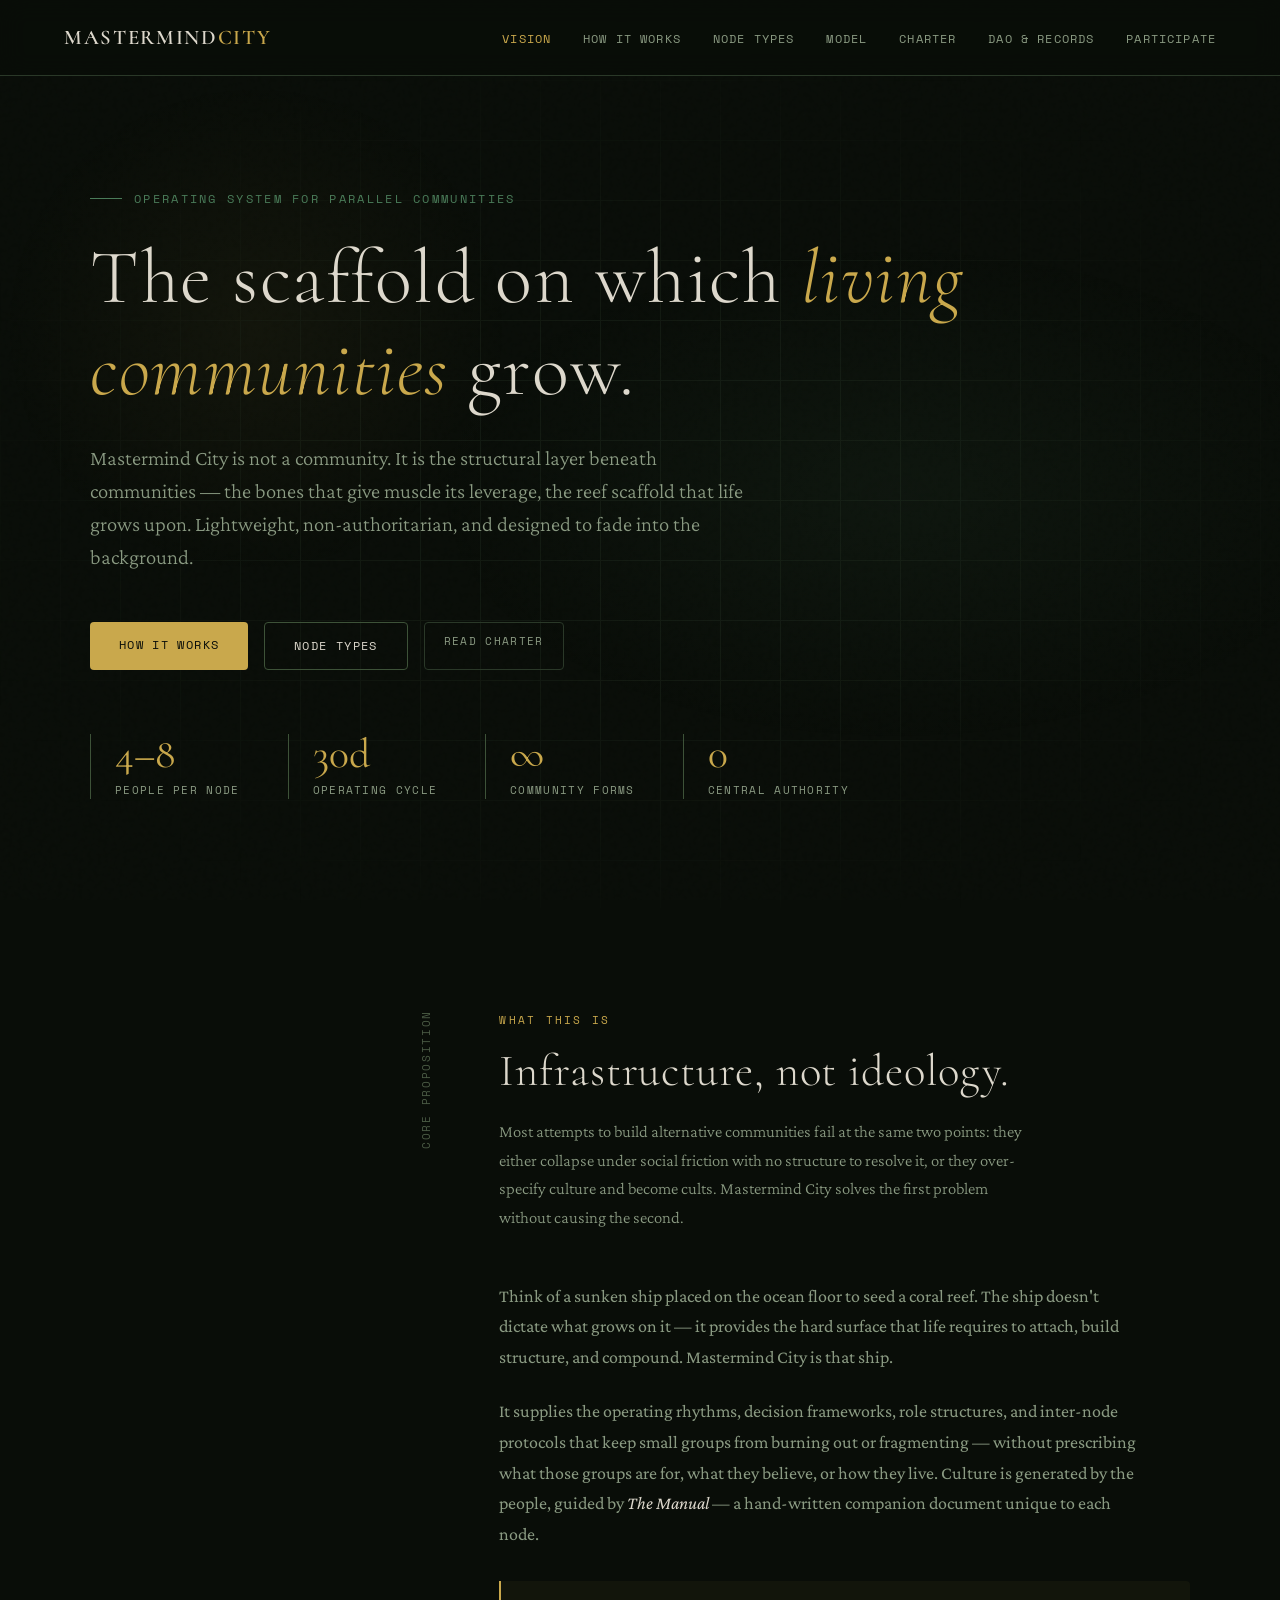
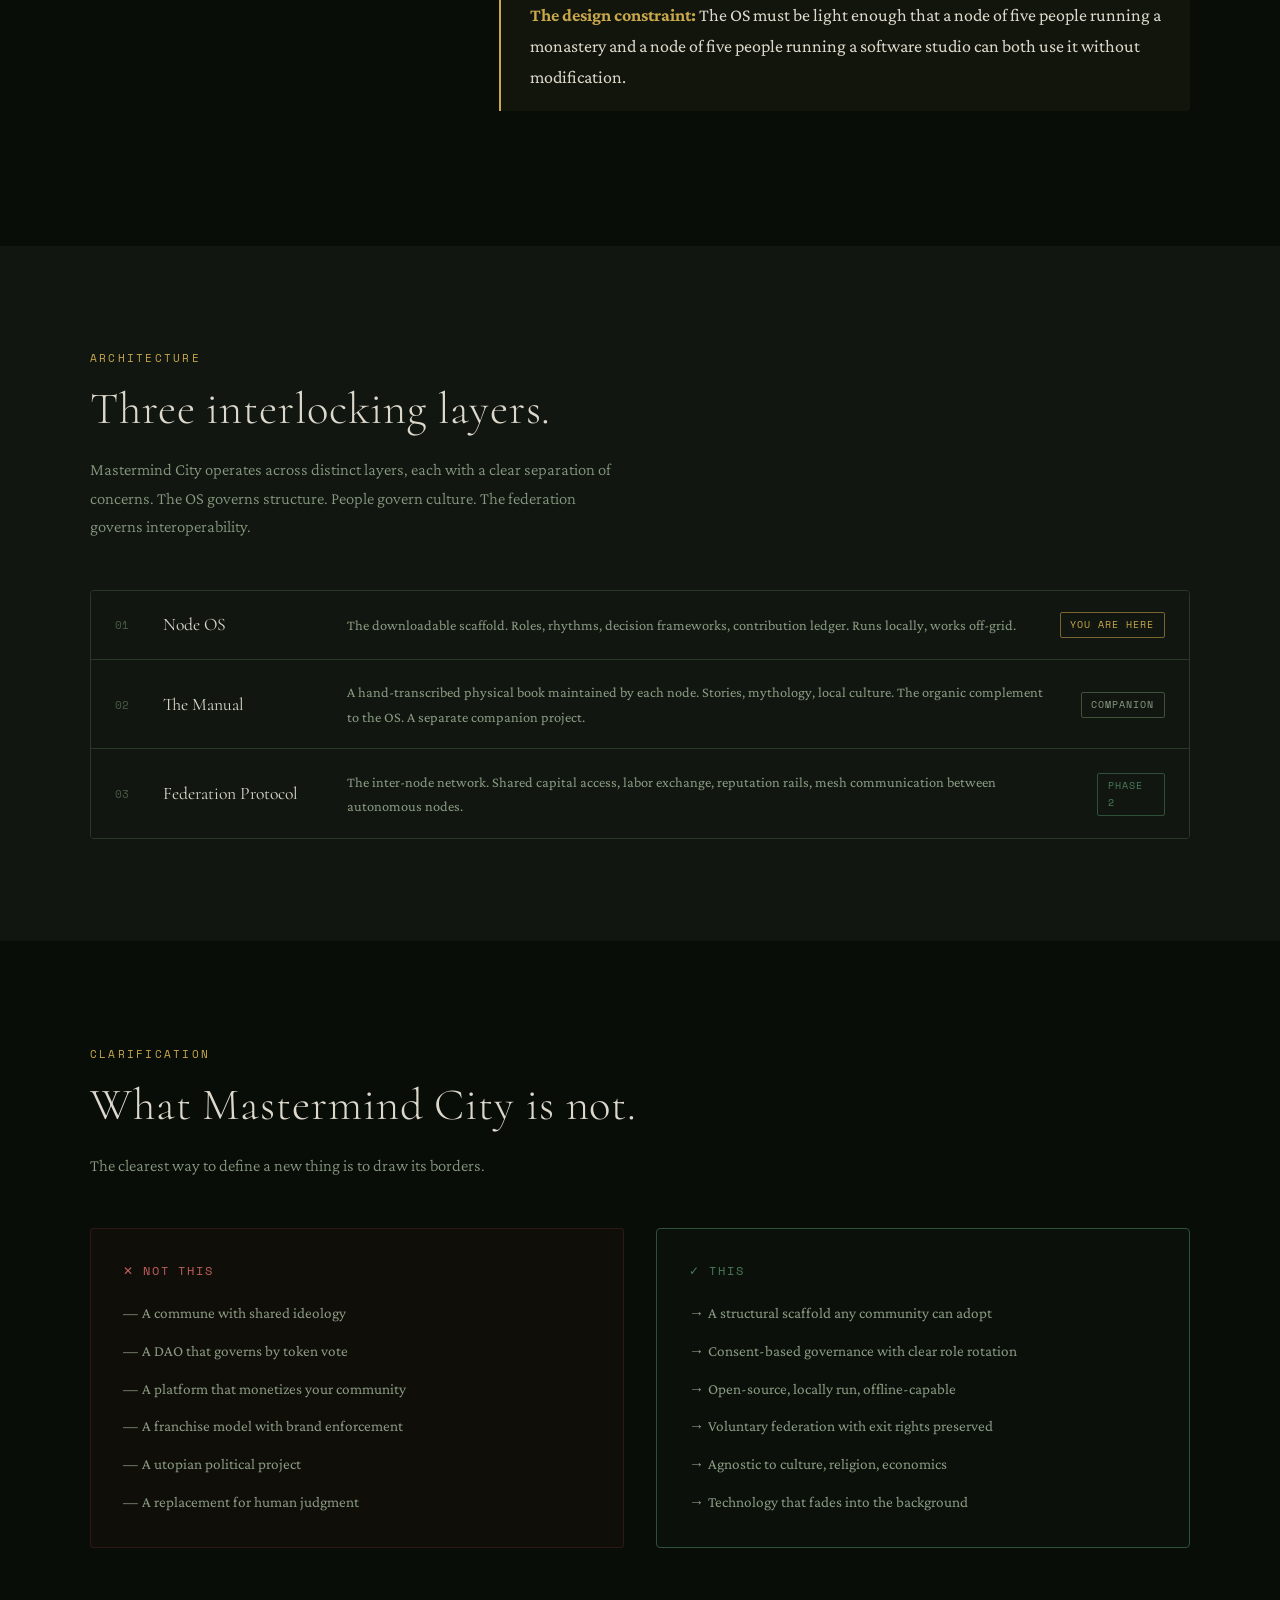
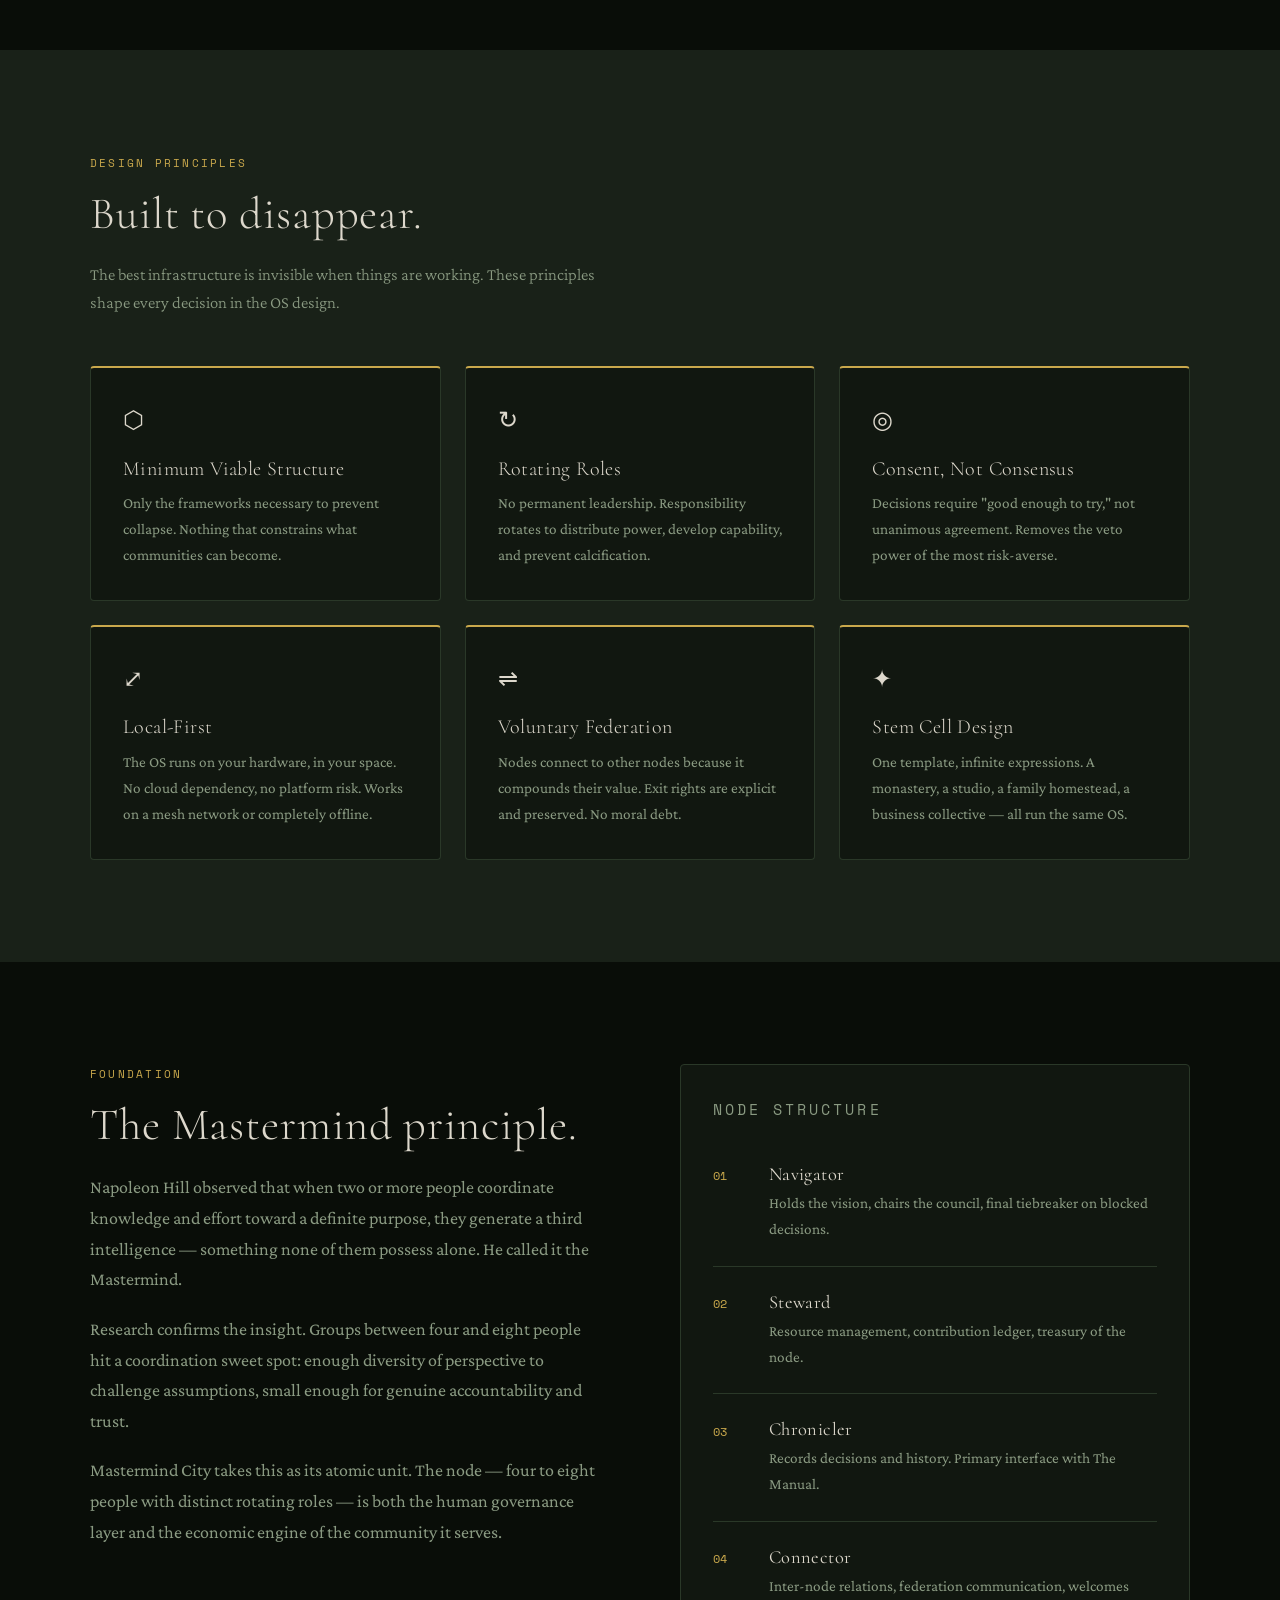
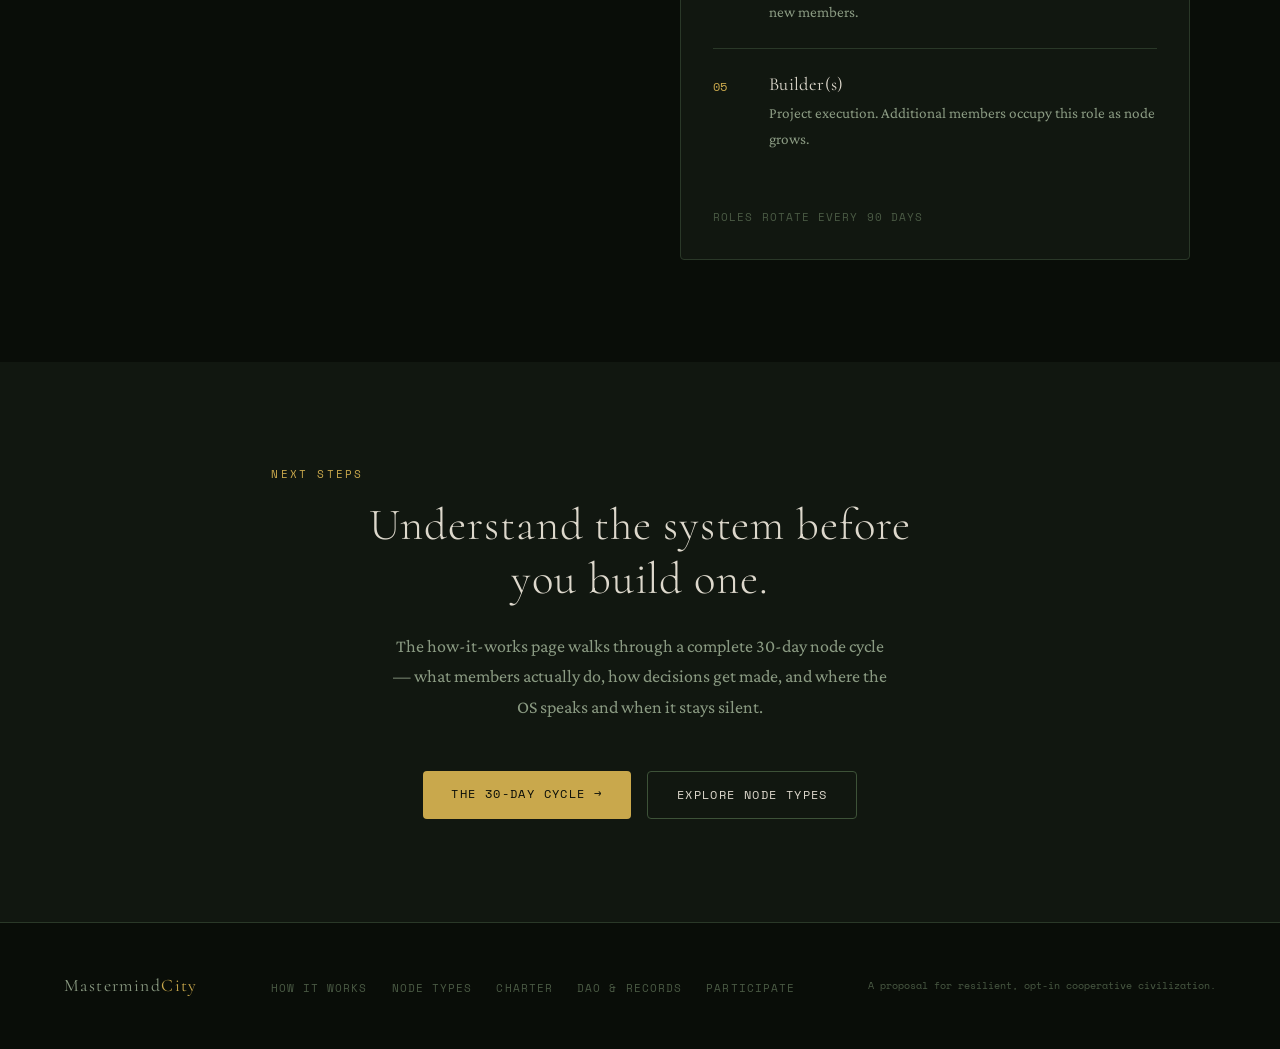
<file: index.html>
<!DOCTYPE html>
<html lang="en">
<head>
  <meta charset="UTF-8" />
  <meta name="viewport" content="width=device-width, initial-scale=1.0" />
  <title>Mastermind City — Scaffold for Parallel Communities</title>
  <link rel="stylesheet" href="styles.css" />
  <style>
    /* page-specific */
    .hero-stat-row {
      display: flex;
      gap: 3rem;
      margin-top: 4rem;
      flex-wrap: wrap;
    }
    .hero-stat {
      border-left: 1px solid var(--border2);
      padding-left: 1.5rem;
    }
    .hero-stat-num {
      font-family: var(--serif);
      font-size: 2.6rem;
      color: var(--gold);
      line-height: 1;
    }
    .hero-stat-label {
      font-family: var(--mono);
      font-size: 0.68rem;
      color: var(--text-dim);
      letter-spacing: 0.12em;
      text-transform: uppercase;
      margin-top: 0.3rem;
    }

    /* metaphor section */
    .metaphor-block {
      display: grid;
      grid-template-columns: 1fr 2fr;
      gap: 4rem;
      align-items: start;
    }
    .metaphor-label {
      font-family: var(--mono);
      font-size: 0.7rem;
      color: var(--text-faint);
      letter-spacing: 0.15em;
      text-transform: uppercase;
      writing-mode: vertical-lr;
      transform: rotate(180deg);
      padding-top: 1rem;
    }

    /* layers diagram */
    .layers {
      display: flex;
      flex-direction: column;
      gap: 1px;
      border: 1px solid var(--border);
      border-radius: var(--radius);
      overflow: hidden;
      margin-top: 2rem;
    }
    .layer {
      display: flex;
      align-items: center;
      gap: 1.5rem;
      padding: 1.2rem 1.5rem;
      background: var(--surface);
      border-bottom: 1px solid var(--border);
      transition: background .2s;
    }
    .layer:hover { background: var(--surface2); }
    .layer:last-child { border-bottom: none; }
    .layer-num {
      font-family: var(--mono);
      font-size: 0.68rem;
      color: var(--text-faint);
      min-width: 1.5rem;
    }
    .layer-name {
      font-family: var(--serif);
      font-size: 1.1rem;
      color: var(--text);
      min-width: 10rem;
    }
    .layer-desc {
      font-size: 0.9rem;
      color: var(--text-dim);
    }
    .layer-tag { margin-left: auto; }

    /* principle cards */
    .principle-grid {
      display: grid;
      grid-template-columns: repeat(auto-fill, minmax(260px, 1fr));
      gap: 1.5rem;
    }

    /* why not section */
    .contrast-grid {
      display: grid;
      grid-template-columns: 1fr 1fr;
      gap: 2rem;
    }
    .contrast-col {
      padding: 2rem;
      border-radius: var(--radius);
      border: 1px solid var(--border);
    }
    .contrast-col.no {
      background: rgba(180,60,60,0.04);
      border-color: rgba(180,60,60,0.2);
    }
    .contrast-col.yes {
      background: rgba(74,124,89,0.04);
      border-color: var(--green-dim);
    }
    .contrast-head {
      font-family: var(--mono);
      font-size: 0.72rem;
      letter-spacing: 0.15em;
      text-transform: uppercase;
      margin-bottom: 1.2rem;
    }
    .contrast-head.no  { color: #c46060; }
    .contrast-head.yes { color: var(--green); }
    .contrast-list {
      list-style: none;
      display: flex;
      flex-direction: column;
      gap: 0.75rem;
    }
    .contrast-list li {
      font-size: 0.95rem;
      color: var(--text-dim);
      padding-left: 1.2rem;
      position: relative;
    }
    .contrast-list li::before {
      content: attr(data-marker);
      position: absolute;
      left: 0;
    }

    @media (max-width: 768px) {
      .metaphor-block { grid-template-columns: 1fr; }
      .metaphor-label { writing-mode: horizontal-tb; transform: none; }
      .contrast-grid  { grid-template-columns: 1fr; }
    }
  </style>
</head>
<body>

<nav>
  <a href="index.html" class="nav-logo">Mastermind<span>City</span></a>
  <ul class="nav-links">
    <li><a href="index.html">Vision</a></li>
    <li><a href="how-it-works.html">How It Works</a></li>
    <li><a href="node-types.html">Node Types</a></li>
    <li><a href="model.html">Model</a></li>
    <li><a href="charter.html">Charter</a></li>
    <li><a href="blockchain-dao.html">DAO & Records</a></li>
    <li><a href="participate.html">Participate</a></li>
  </ul>
  <button class="nav-hamburger" aria-label="Menu">
    <span></span><span></span><span></span>
  </button>
</nav>

<main>

  <!-- HERO -->
  <section class="hero">
    <div class="hero-bg"></div>
    <div class="hero-grid-lines"></div>
    <div class="hero-content">
      <p class="hero-label">Operating System for Parallel Communities</p>
      <h1>The scaffold on which <em>living communities</em> grow.</h1>
      <p class="hero-sub">
        Mastermind City is not a community. It is the structural layer beneath communities —
        the bones that give muscle its leverage, the reef scaffold that life grows upon.
        Lightweight, non-authoritarian, and designed to fade into the background.
      </p>
      <div class="hero-ctas">
        <a href="how-it-works.html" class="btn btn-primary">How It Works</a>
        <a href="node-types.html"   class="btn btn-secondary">Node Types</a>
        <a href="charter.html"      class="btn btn-ghost">Read Charter</a>
      </div>
      <div class="hero-stat-row">
        <div class="hero-stat">
          <div class="hero-stat-num">4–8</div>
          <div class="hero-stat-label">people per node</div>
        </div>
        <div class="hero-stat">
          <div class="hero-stat-num">30d</div>
          <div class="hero-stat-label">operating cycle</div>
        </div>
        <div class="hero-stat">
          <div class="hero-stat-num">∞</div>
          <div class="hero-stat-label">community forms</div>
        </div>
        <div class="hero-stat">
          <div class="hero-stat-num">0</div>
          <div class="hero-stat-label">central authority</div>
        </div>
      </div>
    </div>
  </section>

  <!-- THE CORE IDEA -->
  <section class="section">
    <div class="container">
      <div class="metaphor-block reveal">
        <div class="metaphor-label">Core Proposition</div>
        <div>
          <p class="section-label">What This Is</p>
          <h2 class="section-title">Infrastructure, not ideology.</h2>
          <p class="section-sub">
            Most attempts to build alternative communities fail at the same two points:
            they either collapse under social friction with no structure to resolve it,
            or they over-specify culture and become cults. Mastermind City solves the
            first problem without causing the second.
          </p>
          <p style="color:var(--text-dim); margin-bottom:1.5rem;">
            Think of a sunken ship placed on the ocean floor to seed a coral reef. 
            The ship doesn't dictate what grows on it — it provides the hard surface
            that life requires to attach, build structure, and compound. 
            Mastermind City is that ship.
          </p>
          <p style="color:var(--text-dim);">
            It supplies the operating rhythms, decision frameworks, role structures,
            and inter-node protocols that keep small groups from burning out or
            fragmenting — without prescribing what those groups are for, what they
            believe, or how they live. Culture is generated by the people, guided by
            <em style="color:var(--text)">The Manual</em> — a hand-written companion
            document unique to each node.
          </p>
          <div class="callout mt-2">
            <strong class="text-gold">The design constraint:</strong> The OS must be
            light enough that a node of five people running a monastery and a node
            of five people running a software studio can both use it without modification.
          </div>
        </div>
      </div>
    </div>
  </section>

  <!-- SYSTEM LAYERS -->
  <section class="section section--dark">
    <div class="container">
      <p class="section-label reveal">Architecture</p>
      <h2 class="section-title reveal">Three interlocking layers.</h2>
      <p class="section-sub reveal">
        Mastermind City operates across distinct layers, each with a clear separation
        of concerns. The OS governs structure. People govern culture. The federation
        governs interoperability.
      </p>

      <div class="layers reveal">
        <div class="layer">
          <span class="layer-num">01</span>
          <span class="layer-name">Node OS</span>
          <span class="layer-desc">The downloadable scaffold. Roles, rhythms, decision frameworks, contribution ledger. Runs locally, works off-grid.</span>
          <span class="layer-tag tag tag-gold">You are here</span>
        </div>
        <div class="layer">
          <span class="layer-num">02</span>
          <span class="layer-name">The Manual</span>
          <span class="layer-desc">A hand-transcribed physical book maintained by each node. Stories, mythology, local culture. The organic complement to the OS. A separate companion project.</span>
          <span class="layer-tag tag">Companion</span>
        </div>
        <div class="layer">
          <span class="layer-num">03</span>
          <span class="layer-name">Federation Protocol</span>
          <span class="layer-desc">The inter-node network. Shared capital access, labor exchange, reputation rails, mesh communication between autonomous nodes.</span>
          <span class="layer-tag tag tag-green">Phase 2</span>
        </div>
      </div>
    </div>
  </section>

  <!-- WHAT IT IS / ISN'T -->
  <section class="section">
    <div class="container">
      <p class="section-label reveal">Clarification</p>
      <h2 class="section-title reveal">What Mastermind City is not.</h2>
      <p class="section-sub reveal">
        The clearest way to define a new thing is to draw its borders.
      </p>
      <div class="contrast-grid reveal">
        <div class="contrast-col no">
          <p class="contrast-head no">✕ Not This</p>
          <ul class="contrast-list">
            <li data-marker="—">A commune with shared ideology</li>
            <li data-marker="—">A DAO that governs by token vote</li>
            <li data-marker="—">A platform that monetizes your community</li>
            <li data-marker="—">A franchise model with brand enforcement</li>
            <li data-marker="—">A utopian political project</li>
            <li data-marker="—">A replacement for human judgment</li>
          </ul>
        </div>
        <div class="contrast-col yes">
          <p class="contrast-head yes">✓ This</p>
          <ul class="contrast-list">
            <li data-marker="→">A structural scaffold any community can adopt</li>
            <li data-marker="→">Consent-based governance with clear role rotation</li>
            <li data-marker="→">Open-source, locally run, offline-capable</li>
            <li data-marker="→">Voluntary federation with exit rights preserved</li>
            <li data-marker="→">Agnostic to culture, religion, economics</li>
            <li data-marker="→">Technology that fades into the background</li>
          </ul>
        </div>
      </div>
    </div>
  </section>

  <!-- PRINCIPLES -->
  <section class="section section--mid">
    <div class="container">
      <p class="section-label reveal">Design Principles</p>
      <h2 class="section-title reveal">Built to disappear.</h2>
      <p class="section-sub reveal">
        The best infrastructure is invisible when things are working. These principles
        shape every decision in the OS design.
      </p>
      <div class="principle-grid">
        <div class="card card-accent reveal">
          <div class="card-icon">⬡</div>
          <h3>Minimum Viable Structure</h3>
          <p>Only the frameworks necessary to prevent collapse. Nothing that constrains what communities can become.</p>
        </div>
        <div class="card card-accent reveal" data-delay="80">
          <div class="card-icon">↻</div>
          <h3>Rotating Roles</h3>
          <p>No permanent leadership. Responsibility rotates to distribute power, develop capability, and prevent calcification.</p>
        </div>
        <div class="card card-accent reveal" data-delay="160">
          <div class="card-icon">◎</div>
          <h3>Consent, Not Consensus</h3>
          <p>Decisions require "good enough to try," not unanimous agreement. Removes the veto power of the most risk-averse.</p>
        </div>
        <div class="card card-accent reveal" data-delay="240">
          <div class="card-icon">⤢</div>
          <h3>Local-First</h3>
          <p>The OS runs on your hardware, in your space. No cloud dependency, no platform risk. Works on a mesh network or completely offline.</p>
        </div>
        <div class="card card-accent reveal" data-delay="80">
          <div class="card-icon">⇌</div>
          <h3>Voluntary Federation</h3>
          <p>Nodes connect to other nodes because it compounds their value. Exit rights are explicit and preserved. No moral debt.</p>
        </div>
        <div class="card card-accent reveal" data-delay="160">
          <div class="card-icon">✦</div>
          <h3>Stem Cell Design</h3>
          <p>One template, infinite expressions. A monastery, a studio, a family homestead, a business collective — all run the same OS.</p>
        </div>
      </div>
    </div>
  </section>

  <!-- THE MASTERMIND -->
  <section class="section">
    <div class="container">
      <div class="grid-2" style="align-items:start; gap:5rem;">
        <div>
          <p class="section-label reveal">Foundation</p>
          <h2 class="section-title reveal">The Mastermind principle.</h2>
          <p style="color:var(--text-dim); margin-bottom:1.2rem;" class="reveal">
            Napoleon Hill observed that when two or more people coordinate
            knowledge and effort toward a definite purpose, they generate a
            third intelligence — something none of them possess alone.
            He called it the Mastermind.
          </p>
          <p style="color:var(--text-dim); margin-bottom:1.2rem;" class="reveal">
            Research confirms the insight. Groups between four and eight people
            hit a coordination sweet spot: enough diversity of perspective to
            challenge assumptions, small enough for genuine accountability and trust.
          </p>
          <p style="color:var(--text-dim);" class="reveal">
            Mastermind City takes this as its atomic unit. The node — four to eight
            people with distinct rotating roles — is both the human governance layer
            and the economic engine of the community it serves.
          </p>
        </div>
        <div class="reveal">
          <div class="card" style="background:var(--surface);">
            <p class="section-label mb-1">Node Structure</p>
            <ul class="step-list">
              <li>
                <span class="step-num">01</span>
                <div class="step-content">
                  <h4>Navigator</h4>
                  <p>Holds the vision, chairs the council, final tiebreaker on blocked decisions.</p>
                </div>
              </li>
              <li>
                <span class="step-num">02</span>
                <div class="step-content">
                  <h4>Steward</h4>
                  <p>Resource management, contribution ledger, treasury of the node.</p>
                </div>
              </li>
              <li>
                <span class="step-num">03</span>
                <div class="step-content">
                  <h4>Chronicler</h4>
                  <p>Records decisions and history. Primary interface with The Manual.</p>
                </div>
              </li>
              <li>
                <span class="step-num">04</span>
                <div class="step-content">
                  <h4>Connector</h4>
                  <p>Inter-node relations, federation communication, welcomes new members.</p>
                </div>
              </li>
              <li>
                <span class="step-num">05</span>
                <div class="step-content">
                  <h4>Builder(s)</h4>
                  <p>Project execution. Additional members occupy this role as node grows.</p>
                </div>
              </li>
            </ul>
            <p class="mt-2" style="font-family:var(--mono); font-size:0.68rem; color:var(--text-faint); letter-spacing:0.1em; text-transform:uppercase;">Roles rotate every 90 days</p>
          </div>
        </div>
      </div>
    </div>
  </section>

  <!-- CTA -->
  <section class="section section--dark">
    <div class="container text-center">
      <p class="section-label reveal">Next Steps</p>
      <h2 style="max-width:600px; margin:0 auto 1.5rem;" class="reveal">Understand the system before you build one.</h2>
      <p style="color:var(--text-dim); max-width:50ch; margin:0 auto 3rem;" class="reveal">
        The how-it-works page walks through a complete 30-day node cycle —
        what members actually do, how decisions get made, and where the OS
        speaks and when it stays silent.
      </p>
      <div class="flex gap-1 flex-wrap" style="justify-content:center;" >
        <a href="how-it-works.html" class="btn btn-primary reveal">The 30-Day Cycle →</a>
        <a href="node-types.html"   class="btn btn-secondary reveal" data-delay="80">Explore Node Types</a>
      </div>
    </div>
  </section>

</main>

<footer>
  <span class="footer-logo">Mastermind<span style="color:var(--gold)">City</span></span>
  <ul class="footer-links">
    <li><a href="how-it-works.html">How It Works</a></li>
    <li><a href="node-types.html">Node Types</a></li>
    <li><a href="charter.html">Charter</a></li>
    <li><a href="blockchain-dao.html">DAO & Records</a></li>
    <li><a href="participate.html">Participate</a></li>
  </ul>
  <span class="footer-copy">A proposal for resilient, opt-in cooperative civilization.</span>
</footer>

<script src="script.js"></script>
</body>
</html>
</file>
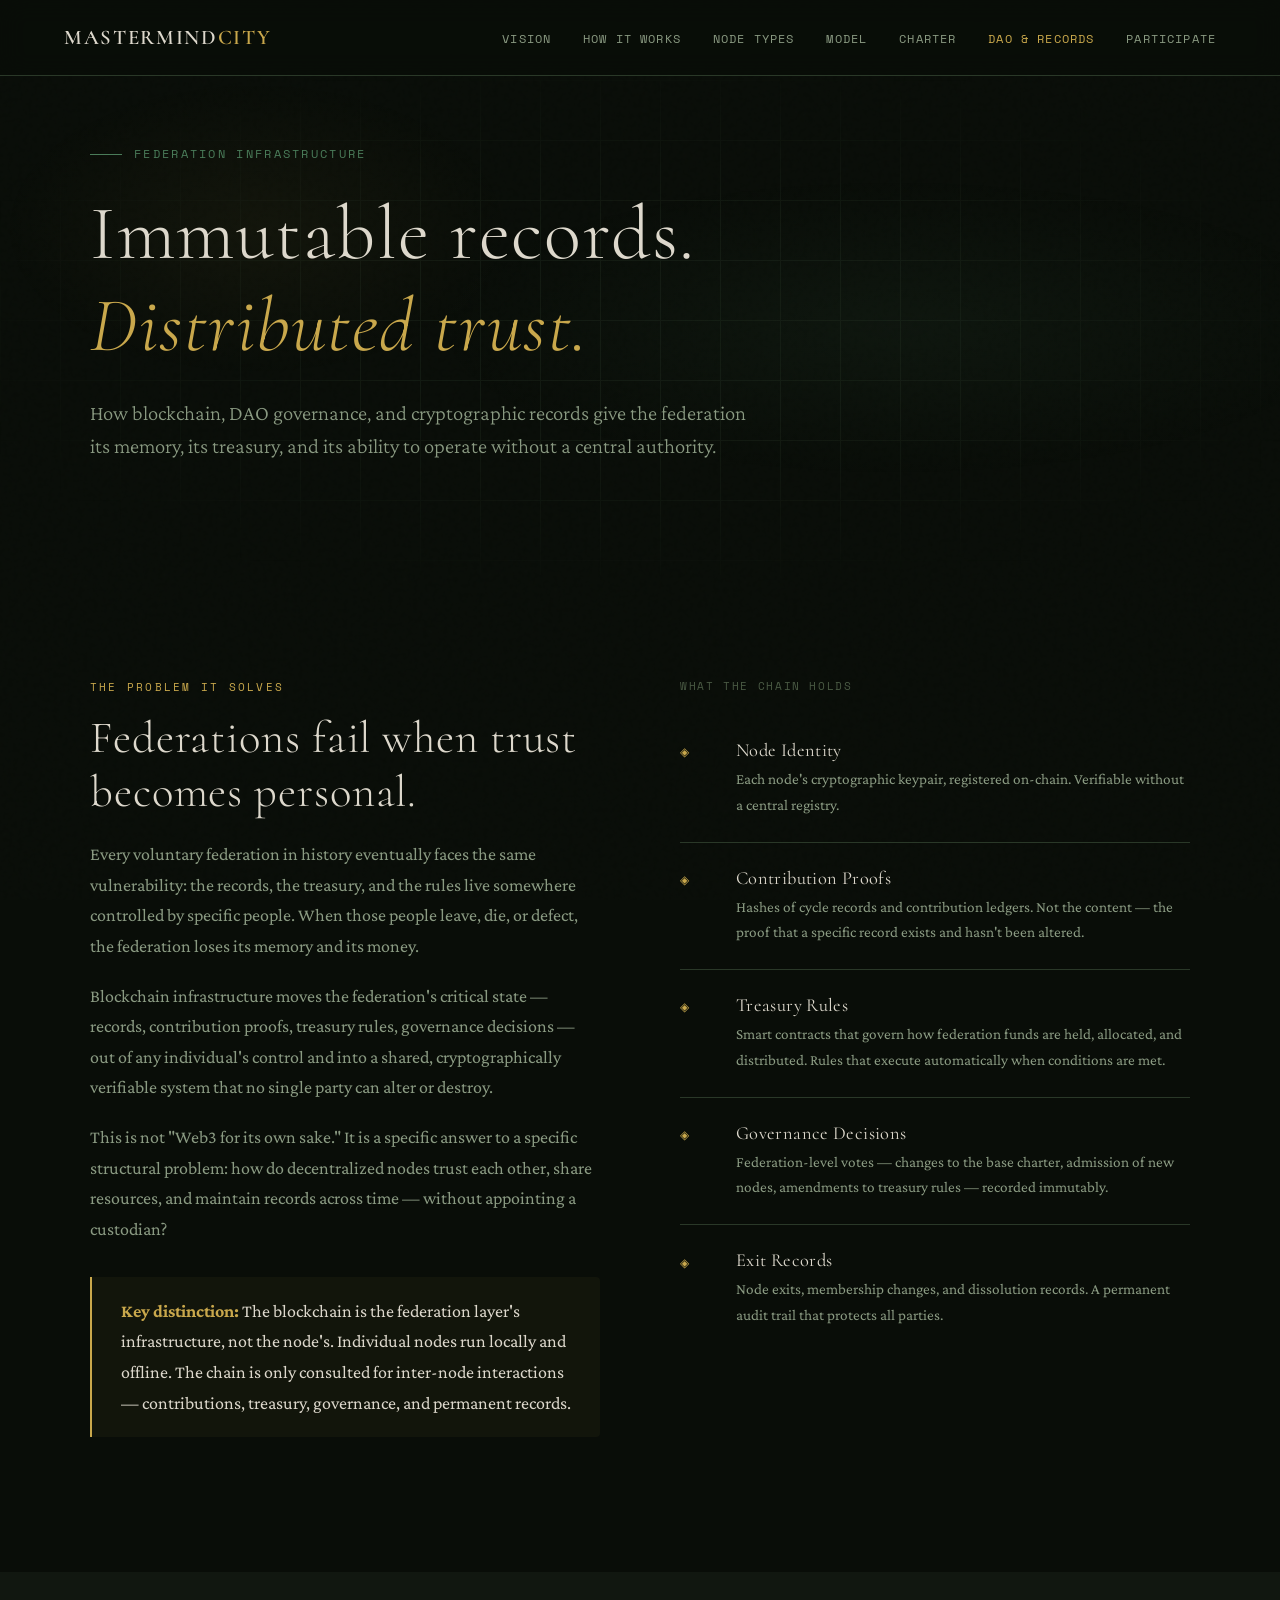
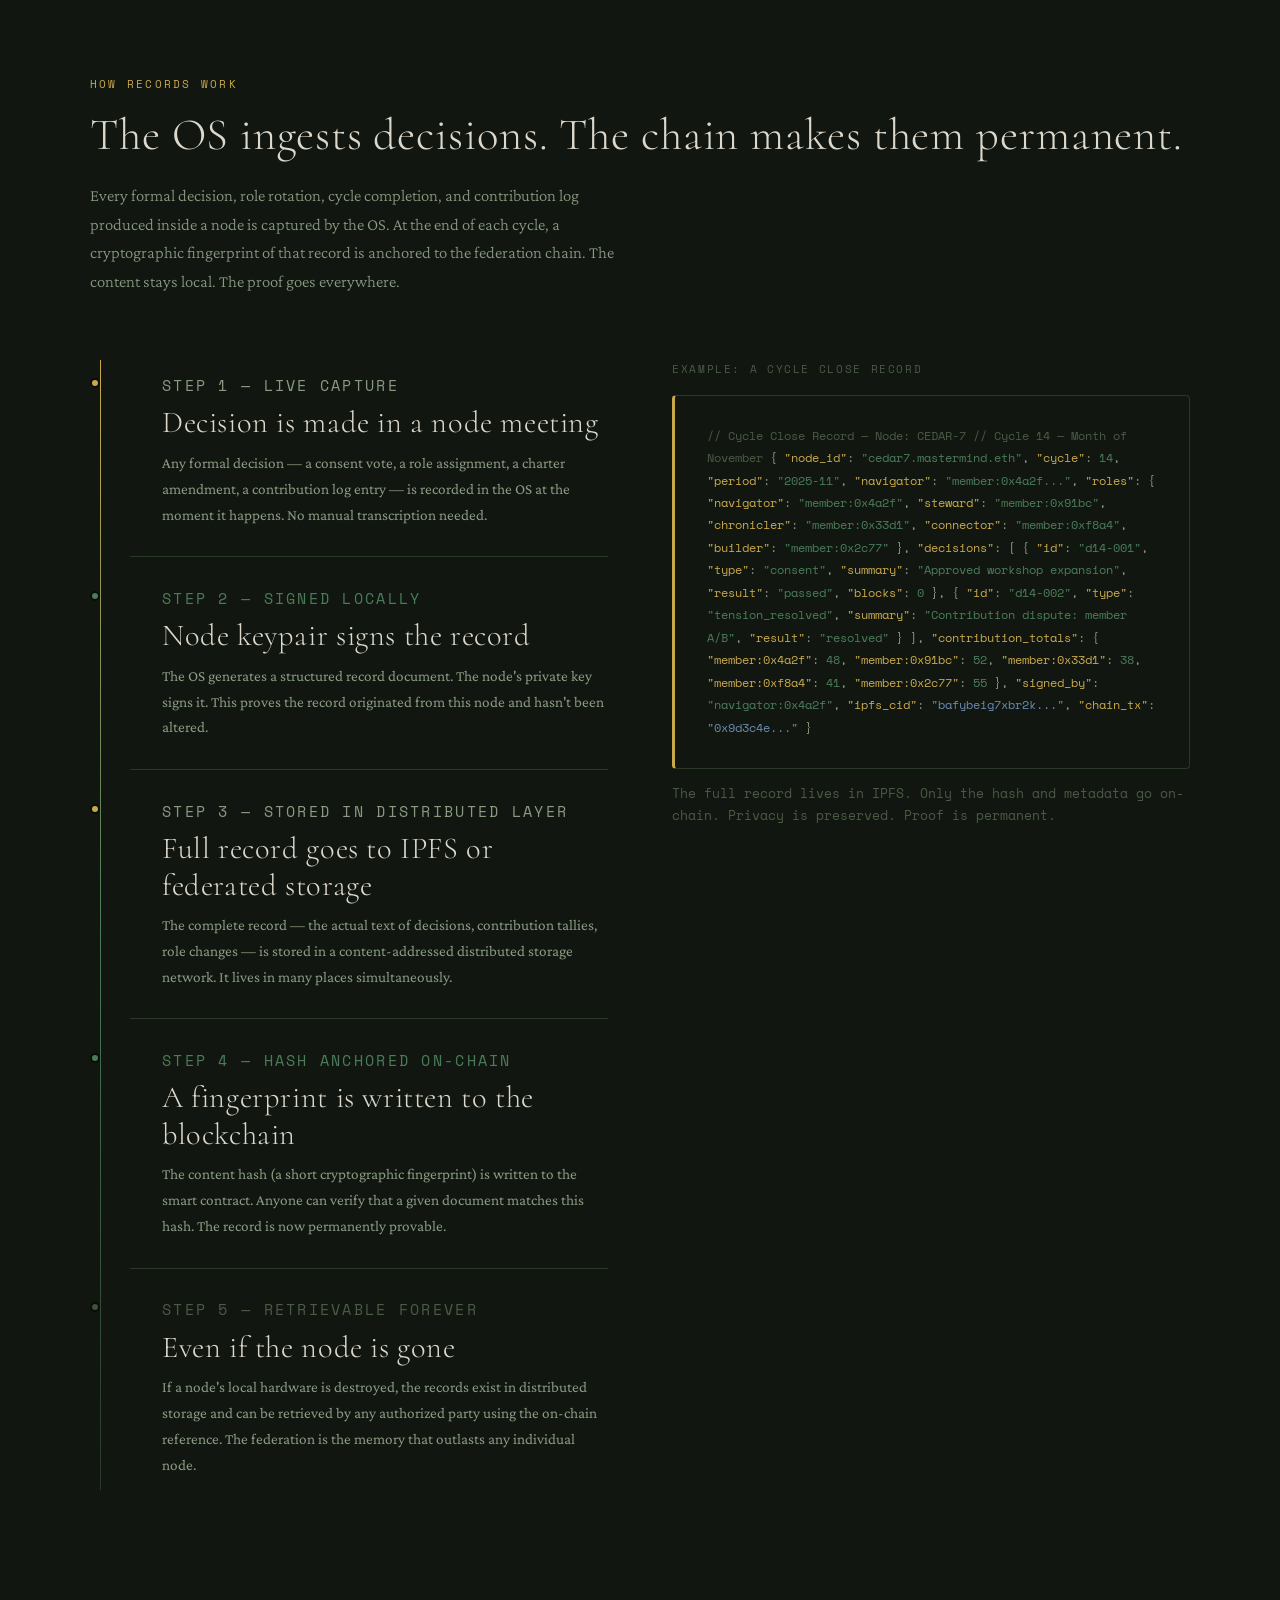
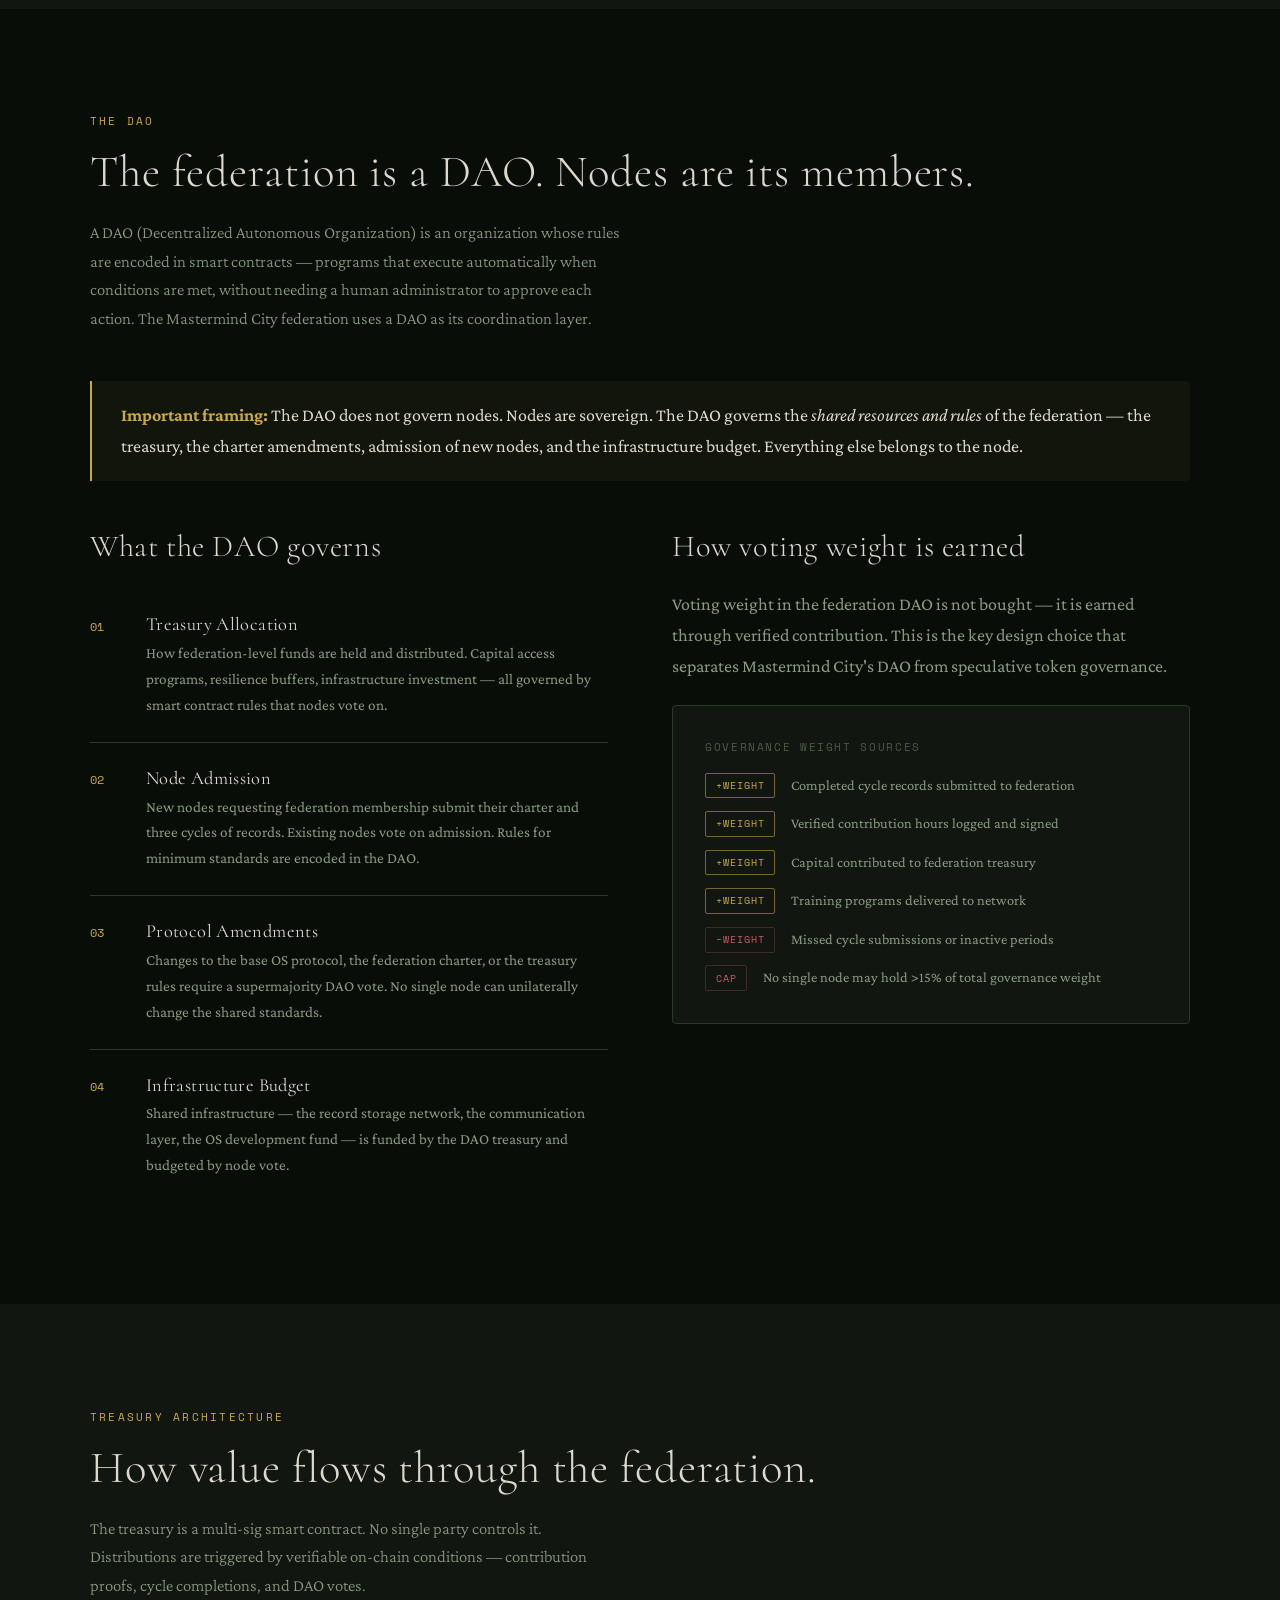
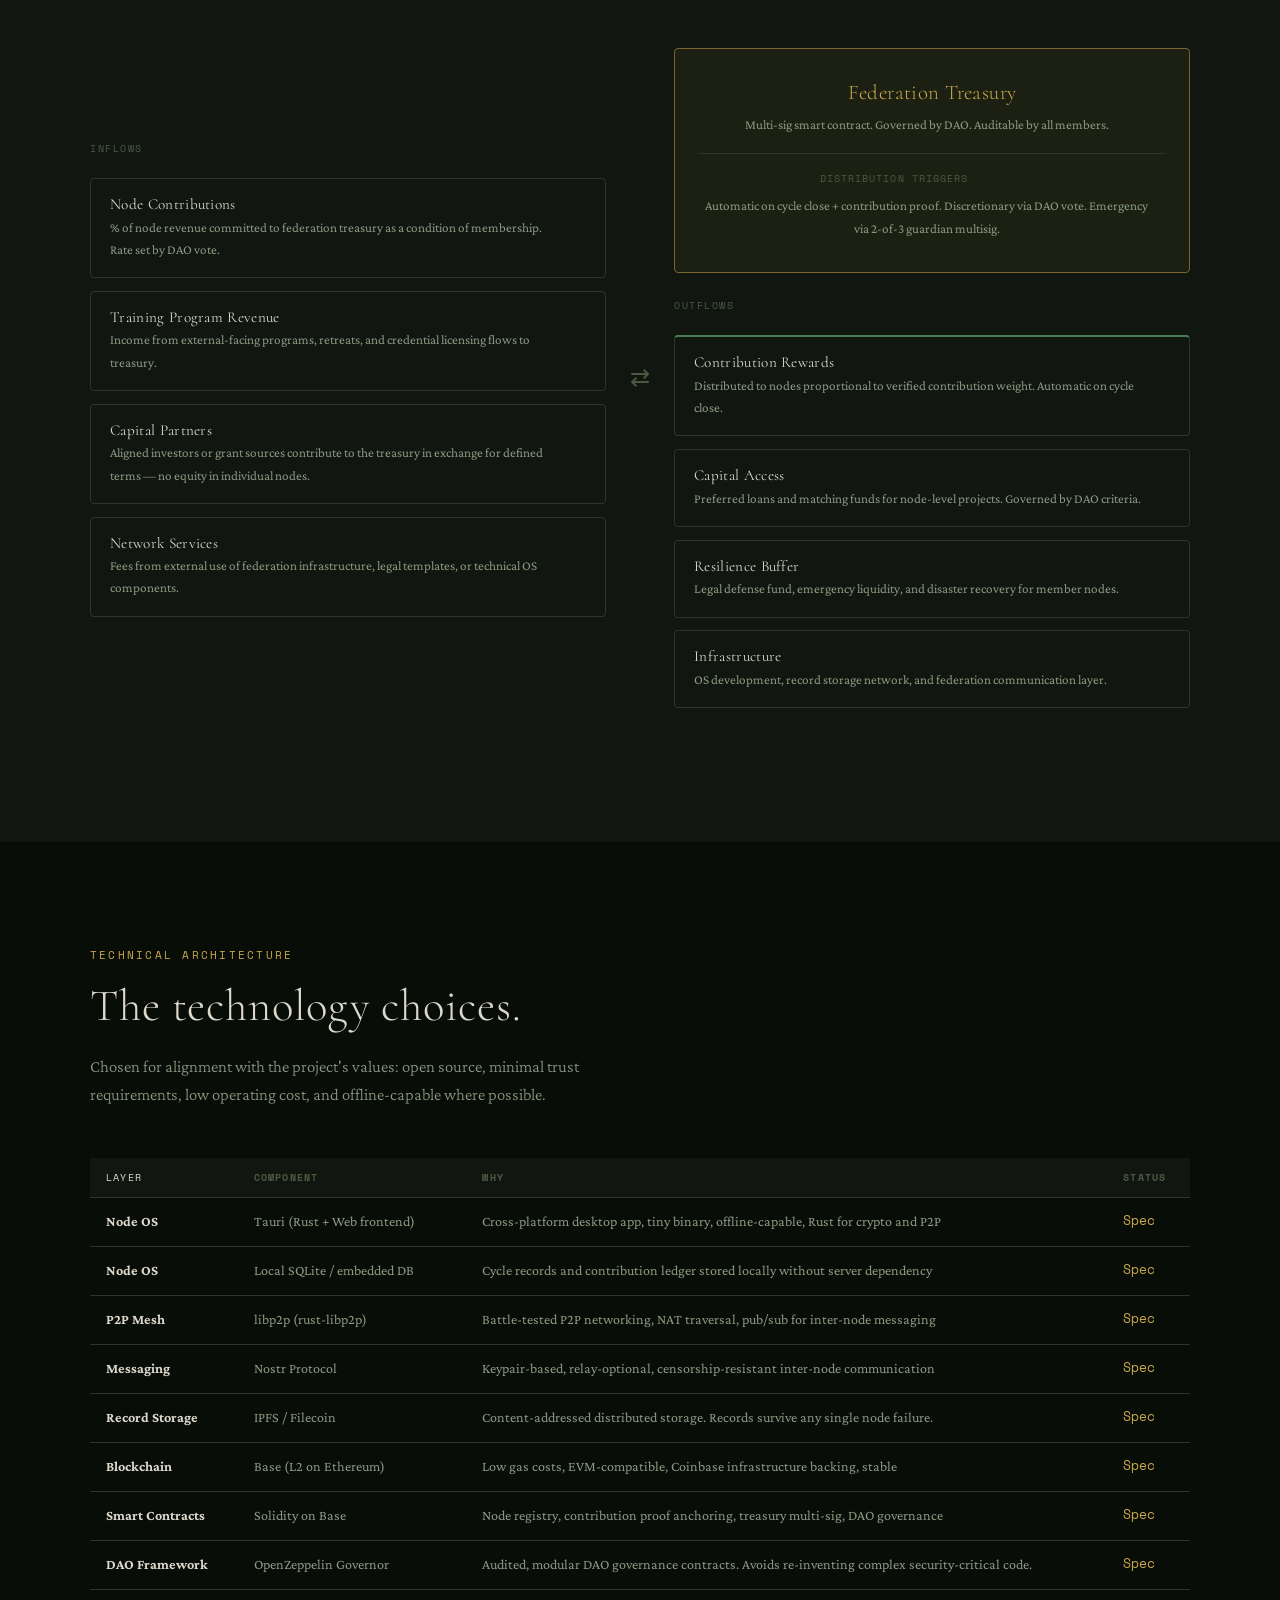
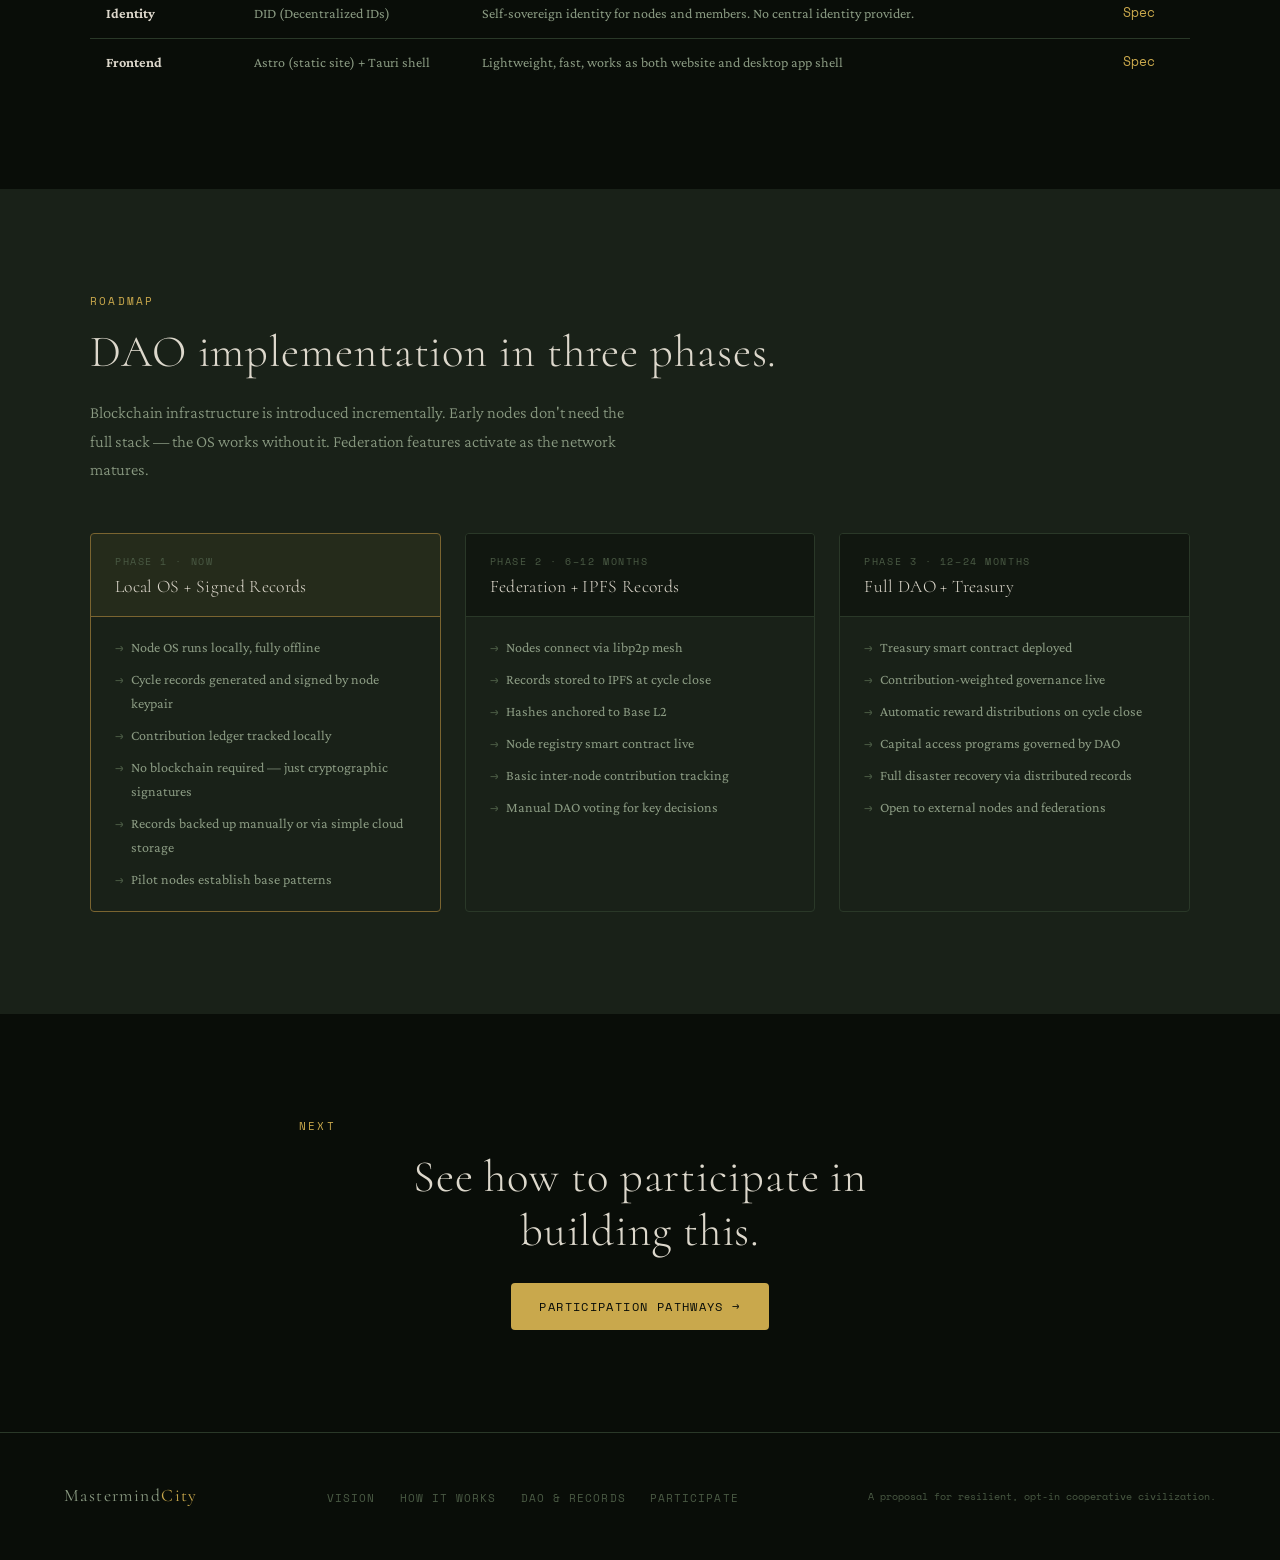
<file: blockchain-dao.html>
<!DOCTYPE html>
<html lang="en">
<head>
  <meta charset="UTF-8" />
  <meta name="viewport" content="width=device-width, initial-scale=1.0" />
  <title>Blockchain & DAO Architecture — Mastermind City</title>
  <link rel="stylesheet" href="styles.css" />
  <style>
    /* flow diagram */
    .flow-diagram {
      display: flex;
      flex-direction: column;
      gap: 0;
      position: relative;
      padding-left: 2.5rem;
    }
    .flow-diagram::before {
      content: '';
      position: absolute;
      left: 10px; top: 1rem; bottom: 1rem;
      width: 1px;
      background: linear-gradient(to bottom, var(--gold), var(--green), var(--border));
    }
    .flow-node {
      position: relative;
      padding: 1.8rem 0 1.8rem 2rem;
      border-bottom: 1px solid var(--border);
    }
    .flow-node:last-child { border-bottom: none; }
    .flow-node::before {
      content: '';
      position: absolute;
      left: -2.5rem; top: 2.1rem;
      width: 10px; height: 10px;
      border-radius: 50%;
      background: var(--gold);
      border: 2px solid var(--bg);
      z-index: 1;
    }
    .flow-node.green::before { background: var(--green); }
    .flow-node.dim::before   { background: var(--border2); }
    .flow-node-label {
      font-family: var(--mono);
      font-size: 0.66rem;
      letter-spacing: 0.15em;
      text-transform: uppercase;
      color: var(--gold);
      margin-bottom: 0.4rem;
    }
    .flow-node.green .flow-node-label { color: var(--green); }
    .flow-node h3 { margin-bottom: 0.5rem; }
    .flow-node p  { color: var(--text-dim); font-size: 0.95rem; max-width: 58ch; }

    /* record anatomy */
    .record-block {
      font-family: var(--mono);
      font-size: 0.78rem;
      line-height: 1.8;
      background: var(--surface);
      border: 1px solid var(--border);
      border-left: 3px solid var(--gold);
      border-radius: var(--radius);
      padding: 1.8rem 2rem;
      color: var(--text-dim);
      overflow-x: auto;
    }
    .record-block .key   { color: var(--gold); }
    .record-block .value { color: var(--green); }
    .record-block .hash  { color: #6a8ab0; }
    .record-block .comment { color: var(--text-faint); }

    /* treasury flow */
    .treasury-grid {
      display: grid;
      grid-template-columns: 1fr auto 1fr;
      gap: 1.5rem;
      align-items: center;
      margin: 2rem 0;
    }
    .treasury-col {
      display: flex;
      flex-direction: column;
      gap: 0.8rem;
    }
    .treasury-item {
      background: var(--surface);
      border: 1px solid var(--border);
      border-radius: var(--radius);
      padding: 1rem 1.2rem;
      font-size: 0.9rem;
    }
    .treasury-item h4 {
      font-size: 0.95rem;
      margin-bottom: 0.2rem;
    }
    .treasury-item p {
      font-size: 0.82rem;
      color: var(--text-dim);
    }
    .treasury-arrow {
      text-align: center;
      font-size: 1.5rem;
      color: var(--text-faint);
    }
    .treasury-center {
      background: rgba(201,168,76,0.06);
      border: 1px solid var(--gold-dim);
      border-radius: var(--radius);
      padding: 2rem 1.5rem;
      text-align: center;
    }
    .treasury-center h3 {
      font-size: 1.3rem;
      color: var(--gold);
      margin-bottom: 0.5rem;
    }
    .treasury-center p {
      font-size: 0.82rem;
      color: var(--text-dim);
    }

    /* comparison table */
    .comp-table {
      width: 100%;
      border-collapse: collapse;
      font-size: 0.88rem;
    }
    .comp-table th {
      font-family: var(--mono);
      font-size: 0.63rem;
      letter-spacing: 0.12em;
      text-transform: uppercase;
      color: var(--text-faint);
      text-align: left;
      padding: 0.7rem 1rem;
      border-bottom: 1px solid var(--border);
      background: var(--surface);
    }
    .comp-table td {
      padding: 0.75rem 1rem;
      border-bottom: 1px solid var(--border);
      color: var(--text-dim);
      vertical-align: top;
    }
    .comp-table tr:last-child td { border-bottom: none; }
    .comp-table tr:hover td { background: rgba(255,255,255,0.01); }
    .comp-table .yes { color: var(--green); font-family: var(--mono); font-size: 0.8rem; }
    .comp-table .no  { color: #c46060;      font-family: var(--mono); font-size: 0.8rem; }
    .comp-table .tbd { color: var(--gold);   font-family: var(--mono); font-size: 0.8rem; }

    /* phase roadmap */
    .phase-track {
      display: grid;
      grid-template-columns: repeat(3, 1fr);
      gap: 1.5rem;
      margin-top: 2rem;
    }
    .phase-col {
      border: 1px solid var(--border);
      border-radius: var(--radius);
      overflow: hidden;
    }
    .phase-header {
      padding: 1.2rem 1.5rem;
      background: var(--surface);
      border-bottom: 1px solid var(--border);
    }
    .phase-header .phase-num {
      font-family: var(--mono);
      font-size: 0.65rem;
      color: var(--text-faint);
      letter-spacing: 0.15em;
      text-transform: uppercase;
      margin-bottom: 0.3rem;
    }
    .phase-header h3 { font-size: 1.1rem; }
    .phase-body {
      padding: 1.2rem 1.5rem;
    }
    .phase-body ul {
      list-style: none;
      display: flex;
      flex-direction: column;
      gap: 0.5rem;
    }
    .phase-body li {
      font-size: 0.88rem;
      color: var(--text-dim);
      padding-left: 1rem;
      position: relative;
    }
    .phase-body li::before {
      content: '→';
      position: absolute;
      left: 0;
      color: var(--text-faint);
      font-family: var(--mono);
    }
    .phase-col.active .phase-header { background: rgba(201,168,76,0.07); border-color: var(--gold-dim); }
    .phase-col.active { border-color: var(--gold-dim); }

    @media (max-width: 768px) {
      .treasury-grid { grid-template-columns: 1fr; }
      .treasury-arrow { transform: rotate(90deg); }
      .phase-track { grid-template-columns: 1fr; }
    }
  </style>
</head>
<body>

<nav>
  <a href="index.html" class="nav-logo">Mastermind<span>City</span></a>
  <ul class="nav-links">
    <li><a href="index.html">Vision</a></li>
    <li><a href="how-it-works.html">How It Works</a></li>
    <li><a href="node-types.html">Node Types</a></li>
    <li><a href="model.html">Model</a></li>
    <li><a href="charter.html">Charter</a></li>
    <li><a href="blockchain-dao.html">DAO & Records</a></li>
    <li><a href="participate.html">Participate</a></li>
  </ul>
  <button class="nav-hamburger" aria-label="Menu">
    <span></span><span></span><span></span>
  </button>
</nav>

<main>

  <!-- HERO -->
  <section class="hero" style="min-height:55vh;">
    <div class="hero-bg"></div>
    <div class="hero-grid-lines"></div>
    <div class="hero-content">
      <p class="hero-label">Federation Infrastructure</p>
      <h1>Immutable records.<br><em>Distributed trust.</em></h1>
      <p class="hero-sub">
        How blockchain, DAO governance, and cryptographic records
        give the federation its memory, its treasury, and its ability
        to operate without a central authority.
      </p>
    </div>
  </section>

  <!-- WHY BLOCKCHAIN -->
  <section class="section">
    <div class="container">
      <div class="grid-2" style="gap:5rem; align-items:start;">
        <div>
          <p class="section-label reveal">The Problem It Solves</p>
          <h2 class="section-title reveal">Federations fail when trust becomes personal.</h2>
          <p style="color:var(--text-dim); margin-bottom:1.2rem;" class="reveal">
            Every voluntary federation in history eventually faces the same vulnerability:
            the records, the treasury, and the rules live somewhere controlled by
            specific people. When those people leave, die, or defect, the federation
            loses its memory and its money.
          </p>
          <p style="color:var(--text-dim); margin-bottom:1.2rem;" class="reveal">
            Blockchain infrastructure moves the federation's critical state — records,
            contribution proofs, treasury rules, governance decisions — out of any
            individual's control and into a shared, cryptographically verifiable system
            that no single party can alter or destroy.
          </p>
          <p style="color:var(--text-dim);" class="reveal">
            This is not "Web3 for its own sake." It is a specific answer to a specific
            structural problem: how do decentralized nodes trust each other, share
            resources, and maintain records across time — without appointing a custodian?
          </p>
          <div class="callout mt-2 reveal">
            <strong class="text-gold">Key distinction:</strong> The blockchain is the
            federation layer's infrastructure, not the node's. Individual nodes run
            locally and offline. The chain is only consulted for inter-node
            interactions — contributions, treasury, governance, and permanent records.
          </div>
        </div>
        <div class="reveal">
          <p style="font-family:var(--mono); font-size:0.68rem; letter-spacing:0.15em; text-transform:uppercase; color:var(--text-faint); margin-bottom:1.2rem;">What the chain holds</p>
          <ul class="step-list">
            <li>
              <span class="step-num">◈</span>
              <div class="step-content">
                <h4>Node Identity</h4>
                <p>Each node's cryptographic keypair, registered on-chain. Verifiable without a central registry.</p>
              </div>
            </li>
            <li>
              <span class="step-num">◈</span>
              <div class="step-content">
                <h4>Contribution Proofs</h4>
                <p>Hashes of cycle records and contribution ledgers. Not the content — the proof that a specific record exists and hasn't been altered.</p>
              </div>
            </li>
            <li>
              <span class="step-num">◈</span>
              <div class="step-content">
                <h4>Treasury Rules</h4>
                <p>Smart contracts that govern how federation funds are held, allocated, and distributed. Rules that execute automatically when conditions are met.</p>
              </div>
            </li>
            <li>
              <span class="step-num">◈</span>
              <div class="step-content">
                <h4>Governance Decisions</h4>
                <p>Federation-level votes — changes to the base charter, admission of new nodes, amendments to treasury rules — recorded immutably.</p>
              </div>
            </li>
            <li>
              <span class="step-num">◈</span>
              <div class="step-content">
                <h4>Exit Records</h4>
                <p>Node exits, membership changes, and dissolution records. A permanent audit trail that protects all parties.</p>
              </div>
            </li>
          </ul>
        </div>
      </div>
    </div>
  </section>

  <!-- RECORD FLOW -->
  <section class="section section--dark">
    <div class="container">
      <p class="section-label reveal">How Records Work</p>
      <h2 class="section-title reveal">The OS ingests decisions. The chain makes them permanent.</h2>
      <p class="section-sub reveal">
        Every formal decision, role rotation, cycle completion, and contribution log
        produced inside a node is captured by the OS. At the end of each cycle, a
        cryptographic fingerprint of that record is anchored to the federation chain.
        The content stays local. The proof goes everywhere.
      </p>

      <div class="grid-2" style="gap:4rem; align-items:start;">
        <div class="flow-diagram reveal">
          <div class="flow-node">
            <p class="flow-node-label">Step 1 — Live Capture</p>
            <h3>Decision is made in a node meeting</h3>
            <p>Any formal decision — a consent vote, a role assignment, a charter amendment, a contribution log entry — is recorded in the OS at the moment it happens. No manual transcription needed.</p>
          </div>
          <div class="flow-node green">
            <p class="flow-node-label" style="color:var(--green);">Step 2 — Signed Locally</p>
            <h3>Node keypair signs the record</h3>
            <p>The OS generates a structured record document. The node's private key signs it. This proves the record originated from this node and hasn't been altered.</p>
          </div>
          <div class="flow-node">
            <p class="flow-node-label">Step 3 — Stored in Distributed Layer</p>
            <h3>Full record goes to IPFS or federated storage</h3>
            <p>The complete record — the actual text of decisions, contribution tallies, role changes — is stored in a content-addressed distributed storage network. It lives in many places simultaneously.</p>
          </div>
          <div class="flow-node green">
            <p class="flow-node-label" style="color:var(--green);">Step 4 — Hash Anchored On-Chain</p>
            <h3>A fingerprint is written to the blockchain</h3>
            <p>The content hash (a short cryptographic fingerprint) is written to the smart contract. Anyone can verify that a given document matches this hash. The record is now permanently provable.</p>
          </div>
          <div class="flow-node dim">
            <p class="flow-node-label" style="color:var(--text-faint);">Step 5 — Retrievable Forever</p>
            <h3>Even if the node is gone</h3>
            <p>If a node's local hardware is destroyed, the records exist in distributed storage and can be retrieved by any authorized party using the on-chain reference. The federation is the memory that outlasts any individual node.</p>
          </div>
        </div>

        <div class="reveal" style="margin-top:1rem;">
          <p style="font-family:var(--mono); font-size:0.68rem; letter-spacing:0.15em; text-transform:uppercase; color:var(--text-faint); margin-bottom:1rem;">Example: a cycle close record</p>
          <div class="record-block">
<span class="comment">// Cycle Close Record — Node: CEDAR-7</span>
<span class="comment">// Cycle 14 — Month of November</span>

{
  <span class="key">"node_id"</span>: <span class="value">"cedar7.mastermind.eth"</span>,
  <span class="key">"cycle"</span>: <span class="value">14</span>,
  <span class="key">"period"</span>: <span class="value">"2025-11"</span>,
  <span class="key">"navigator"</span>: <span class="value">"member:0x4a2f..."</span>,
  <span class="key">"roles"</span>: {
    <span class="key">"navigator"</span>:   <span class="value">"member:0x4a2f"</span>,
    <span class="key">"steward"</span>:     <span class="value">"member:0x91bc"</span>,
    <span class="key">"chronicler"</span>:  <span class="value">"member:0x33d1"</span>,
    <span class="key">"connector"</span>:   <span class="value">"member:0xf8a4"</span>,
    <span class="key">"builder"</span>:     <span class="value">"member:0x2c77"</span>
  },
  <span class="key">"decisions"</span>: [
    { <span class="key">"id"</span>: <span class="value">"d14-001"</span>, <span class="key">"type"</span>: <span class="value">"consent"</span>,
      <span class="key">"summary"</span>: <span class="value">"Approved workshop expansion"</span>,
      <span class="key">"result"</span>: <span class="value">"passed"</span>, <span class="key">"blocks"</span>: <span class="value">0</span> },
    { <span class="key">"id"</span>: <span class="value">"d14-002"</span>, <span class="key">"type"</span>: <span class="value">"tension_resolved"</span>,
      <span class="key">"summary"</span>: <span class="value">"Contribution dispute: member A/B"</span>,
      <span class="key">"result"</span>: <span class="value">"resolved"</span> }
  ],
  <span class="key">"contribution_totals"</span>: {
    <span class="key">"member:0x4a2f"</span>: <span class="value">48</span>,
    <span class="key">"member:0x91bc"</span>: <span class="value">52</span>,
    <span class="key">"member:0x33d1"</span>: <span class="value">38</span>,
    <span class="key">"member:0xf8a4"</span>: <span class="value">41</span>,
    <span class="key">"member:0x2c77"</span>: <span class="value">55</span>
  },
  <span class="key">"signed_by"</span>: <span class="value">"navigator:0x4a2f"</span>,
  <span class="key">"ipfs_cid"</span>: <span class="hash">"bafybeig7xbr2k..."</span>,
  <span class="key">"chain_tx"</span>:  <span class="hash">"0x9d3c4e..."</span>
}
          </div>
          <p style="font-size:0.82rem; color:var(--text-faint); margin-top:0.8rem; font-family:var(--mono);">
            The full record lives in IPFS. Only the hash and metadata go on-chain.
            Privacy is preserved. Proof is permanent.
          </p>
        </div>
      </div>
    </div>
  </section>

  <!-- DAO STRUCTURE -->
  <section class="section">
    <div class="container">
      <p class="section-label reveal">The DAO</p>
      <h2 class="section-title reveal">The federation is a DAO. Nodes are its members.</h2>
      <p class="section-sub reveal">
        A DAO (Decentralized Autonomous Organization) is an organization whose rules
        are encoded in smart contracts — programs that execute automatically when
        conditions are met, without needing a human administrator to approve each action.
        The Mastermind City federation uses a DAO as its coordination layer.
      </p>

      <div class="callout reveal">
        <strong class="text-gold">Important framing:</strong> The DAO does not govern nodes.
        Nodes are sovereign. The DAO governs the <em>shared resources and rules</em> of the
        federation — the treasury, the charter amendments, admission of new nodes, and the
        infrastructure budget. Everything else belongs to the node.
      </div>

      <div class="grid-2 mt-3" style="gap:4rem;">
        <div>
          <h3 class="reveal" style="margin-bottom:1.5rem;">What the DAO governs</h3>
          <ul class="step-list reveal">
            <li>
              <span class="step-num mono">01</span>
              <div class="step-content">
                <h4>Treasury Allocation</h4>
                <p>How federation-level funds are held and distributed. Capital access programs, resilience buffers, infrastructure investment — all governed by smart contract rules that nodes vote on.</p>
              </div>
            </li>
            <li>
              <span class="step-num mono">02</span>
              <div class="step-content">
                <h4>Node Admission</h4>
                <p>New nodes requesting federation membership submit their charter and three cycles of records. Existing nodes vote on admission. Rules for minimum standards are encoded in the DAO.</p>
              </div>
            </li>
            <li>
              <span class="step-num mono">03</span>
              <div class="step-content">
                <h4>Protocol Amendments</h4>
                <p>Changes to the base OS protocol, the federation charter, or the treasury rules require a supermajority DAO vote. No single node can unilaterally change the shared standards.</p>
              </div>
            </li>
            <li>
              <span class="step-num mono">04</span>
              <div class="step-content">
                <h4>Infrastructure Budget</h4>
                <p>Shared infrastructure — the record storage network, the communication layer, the OS development fund — is funded by the DAO treasury and budgeted by node vote.</p>
              </div>
            </li>
          </ul>
        </div>
        <div>
          <h3 class="reveal" style="margin-bottom:1.5rem;">How voting weight is earned</h3>
          <p style="color:var(--text-dim); margin-bottom:1.5rem;" class="reveal">
            Voting weight in the federation DAO is not bought — it is earned through
            verified contribution. This is the key design choice that separates
            Mastermind City's DAO from speculative token governance.
          </p>
          <div class="card reveal">
            <p style="font-family:var(--mono); font-size:0.68rem; letter-spacing:0.15em; text-transform:uppercase; color:var(--text-faint); margin-bottom:1rem;">Governance weight sources</p>
            <ul style="list-style:none; display:flex; flex-direction:column; gap:0.8rem;">
              <li style="display:flex; gap:1rem; align-items:start;">
                <span class="tag tag-gold">+Weight</span>
                <span style="font-size:0.9rem; color:var(--text-dim);">Completed cycle records submitted to federation</span>
              </li>
              <li style="display:flex; gap:1rem; align-items:start;">
                <span class="tag tag-gold">+Weight</span>
                <span style="font-size:0.9rem; color:var(--text-dim);">Verified contribution hours logged and signed</span>
              </li>
              <li style="display:flex; gap:1rem; align-items:start;">
                <span class="tag tag-gold">+Weight</span>
                <span style="font-size:0.9rem; color:var(--text-dim);">Capital contributed to federation treasury</span>
              </li>
              <li style="display:flex; gap:1rem; align-items:start;">
                <span class="tag tag-gold">+Weight</span>
                <span style="font-size:0.9rem; color:var(--text-dim);">Training programs delivered to network</span>
              </li>
              <li style="display:flex; gap:1rem; align-items:start;">
                <span class="tag" style="border-color:#c4606044; color:#c46060;">−Weight</span>
                <span style="font-size:0.9rem; color:var(--text-dim);">Missed cycle submissions or inactive periods</span>
              </li>
              <li style="display:flex; gap:1rem; align-items:start;">
                <span class="tag" style="border-color:#c4606044; color:#c46060;">Cap</span>
                <span style="font-size:0.9rem; color:var(--text-dim);">No single node may hold >15% of total governance weight</span>
              </li>
            </ul>
          </div>
        </div>
      </div>
    </div>
  </section>

  <!-- TREASURY FLOW -->
  <section class="section section--dark">
    <div class="container">
      <p class="section-label reveal">Treasury Architecture</p>
      <h2 class="section-title reveal">How value flows through the federation.</h2>
      <p class="section-sub reveal">
        The treasury is a multi-sig smart contract. No single party controls it.
        Distributions are triggered by verifiable on-chain conditions — contribution
        proofs, cycle completions, and DAO votes.
      </p>

      <div class="treasury-grid reveal">
        <div class="treasury-col">
          <p style="font-family:var(--mono); font-size:0.65rem; letter-spacing:0.15em; text-transform:uppercase; color:var(--text-faint); margin-bottom:0.5rem;">Inflows</p>
          <div class="treasury-item">
            <h4>Node Contributions</h4>
            <p>% of node revenue committed to federation treasury as a condition of membership. Rate set by DAO vote.</p>
          </div>
          <div class="treasury-item">
            <h4>Training Program Revenue</h4>
            <p>Income from external-facing programs, retreats, and credential licensing flows to treasury.</p>
          </div>
          <div class="treasury-item">
            <h4>Capital Partners</h4>
            <p>Aligned investors or grant sources contribute to the treasury in exchange for defined terms — no equity in individual nodes.</p>
          </div>
          <div class="treasury-item">
            <h4>Network Services</h4>
            <p>Fees from external use of federation infrastructure, legal templates, or technical OS components.</p>
          </div>
        </div>

        <div class="treasury-arrow">⇄</div>

        <div style="display:flex; flex-direction:column; gap:1.5rem;">
          <div class="treasury-center">
            <h3>Federation Treasury</h3>
            <p>Multi-sig smart contract. Governed by DAO. Auditable by all members.</p>
            <div style="margin-top:1rem; padding-top:1rem; border-top:1px solid var(--border);">
              <p style="font-family:var(--mono); font-size:0.65rem; letter-spacing:0.1em; color:var(--text-faint);">DISTRIBUTION TRIGGERS</p>
              <p style="font-size:0.82rem; color:var(--text-dim); margin-top:0.5rem;">Automatic on cycle close + contribution proof. Discretionary via DAO vote. Emergency via 2-of-3 guardian multisig.</p>
            </div>
          </div>
          <div class="treasury-col">
            <p style="font-family:var(--mono); font-size:0.65rem; letter-spacing:0.15em; text-transform:uppercase; color:var(--text-faint); margin-bottom:0.5rem;">Outflows</p>
            <div class="treasury-item" style="border-top:2px solid var(--green);">
              <h4>Contribution Rewards</h4>
              <p>Distributed to nodes proportional to verified contribution weight. Automatic on cycle close.</p>
            </div>
            <div class="treasury-item">
              <h4>Capital Access</h4>
              <p>Preferred loans and matching funds for node-level projects. Governed by DAO criteria.</p>
            </div>
            <div class="treasury-item">
              <h4>Resilience Buffer</h4>
              <p>Legal defense fund, emergency liquidity, and disaster recovery for member nodes.</p>
            </div>
            <div class="treasury-item">
              <h4>Infrastructure</h4>
              <p>OS development, record storage network, and federation communication layer.</p>
            </div>
          </div>
        </div>
      </div>
    </div>
  </section>

  <!-- TECH STACK -->
  <section class="section">
    <div class="container">
      <p class="section-label reveal">Technical Architecture</p>
      <h2 class="section-title reveal">The technology choices.</h2>
      <p class="section-sub reveal">
        Chosen for alignment with the project's values: open source, minimal trust
        requirements, low operating cost, and offline-capable where possible.
      </p>

      <div style="overflow-x:auto;" class="reveal">
        <table class="comp-table">
          <thead>
            <tr>
              <th>Layer</th>
              <th>Component</th>
              <th>Why</th>
              <th>Status</th>
            </tr>
          </thead>
          <tbody>
            <tr>
              <td><strong>Node OS</strong></td>
              <td>Tauri (Rust + Web frontend)</td>
              <td>Cross-platform desktop app, tiny binary, offline-capable, Rust for crypto and P2P</td>
              <td class="tbd">Spec</td>
            </tr>
            <tr>
              <td><strong>Node OS</strong></td>
              <td>Local SQLite / embedded DB</td>
              <td>Cycle records and contribution ledger stored locally without server dependency</td>
              <td class="tbd">Spec</td>
            </tr>
            <tr>
              <td><strong>P2P Mesh</strong></td>
              <td>libp2p (rust-libp2p)</td>
              <td>Battle-tested P2P networking, NAT traversal, pub/sub for inter-node messaging</td>
              <td class="tbd">Spec</td>
            </tr>
            <tr>
              <td><strong>Messaging</strong></td>
              <td>Nostr Protocol</td>
              <td>Keypair-based, relay-optional, censorship-resistant inter-node communication</td>
              <td class="tbd">Spec</td>
            </tr>
            <tr>
              <td><strong>Record Storage</strong></td>
              <td>IPFS / Filecoin</td>
              <td>Content-addressed distributed storage. Records survive any single node failure.</td>
              <td class="tbd">Spec</td>
            </tr>
            <tr>
              <td><strong>Blockchain</strong></td>
              <td>Base (L2 on Ethereum)</td>
              <td>Low gas costs, EVM-compatible, Coinbase infrastructure backing, stable</td>
              <td class="tbd">Spec</td>
            </tr>
            <tr>
              <td><strong>Smart Contracts</strong></td>
              <td>Solidity on Base</td>
              <td>Node registry, contribution proof anchoring, treasury multi-sig, DAO governance</td>
              <td class="tbd">Spec</td>
            </tr>
            <tr>
              <td><strong>DAO Framework</strong></td>
              <td>OpenZeppelin Governor</td>
              <td>Audited, modular DAO governance contracts. Avoids re-inventing complex security-critical code.</td>
              <td class="tbd">Spec</td>
            </tr>
            <tr>
              <td><strong>Identity</strong></td>
              <td>DID (Decentralized IDs)</td>
              <td>Self-sovereign identity for nodes and members. No central identity provider.</td>
              <td class="tbd">Spec</td>
            </tr>
            <tr>
              <td><strong>Frontend</strong></td>
              <td>Astro (static site) + Tauri shell</td>
              <td>Lightweight, fast, works as both website and desktop app shell</td>
              <td class="tbd">Spec</td>
            </tr>
          </tbody>
        </table>
      </div>
    </div>
  </section>

  <!-- IMPLEMENTATION PHASES -->
  <section class="section section--mid">
    <div class="container">
      <p class="section-label reveal">Roadmap</p>
      <h2 class="section-title reveal">DAO implementation in three phases.</h2>
      <p class="section-sub reveal">
        Blockchain infrastructure is introduced incrementally. Early nodes don't need
        the full stack — the OS works without it. Federation features activate as
        the network matures.
      </p>
      <div class="phase-track">
        <div class="phase-col active reveal">
          <div class="phase-header">
            <p class="phase-num">Phase 1 · Now</p>
            <h3>Local OS + Signed Records</h3>
          </div>
          <div class="phase-body">
            <ul>
              <li>Node OS runs locally, fully offline</li>
              <li>Cycle records generated and signed by node keypair</li>
              <li>Contribution ledger tracked locally</li>
              <li>No blockchain required — just cryptographic signatures</li>
              <li>Records backed up manually or via simple cloud storage</li>
              <li>Pilot nodes establish base patterns</li>
            </ul>
          </div>
        </div>
        <div class="phase-col reveal" data-delay="80">
          <div class="phase-header">
            <p class="phase-num">Phase 2 · 6–12 months</p>
            <h3>Federation + IPFS Records</h3>
          </div>
          <div class="phase-body">
            <ul>
              <li>Nodes connect via libp2p mesh</li>
              <li>Records stored to IPFS at cycle close</li>
              <li>Hashes anchored to Base L2</li>
              <li>Node registry smart contract live</li>
              <li>Basic inter-node contribution tracking</li>
              <li>Manual DAO voting for key decisions</li>
            </ul>
          </div>
        </div>
        <div class="phase-col reveal" data-delay="160">
          <div class="phase-header">
            <p class="phase-num">Phase 3 · 12–24 months</p>
            <h3>Full DAO + Treasury</h3>
          </div>
          <div class="phase-body">
            <ul>
              <li>Treasury smart contract deployed</li>
              <li>Contribution-weighted governance live</li>
              <li>Automatic reward distributions on cycle close</li>
              <li>Capital access programs governed by DAO</li>
              <li>Full disaster recovery via distributed records</li>
              <li>Open to external nodes and federations</li>
            </ul>
          </div>
        </div>
      </div>
    </div>
  </section>

  <!-- CTA -->
  <section class="section">
    <div class="container text-center">
      <p class="section-label reveal">Next</p>
      <h2 style="max-width:500px; margin:0 auto 1.5rem;" class="reveal">See how to participate in building this.</h2>
      <a href="participate.html" class="btn btn-primary reveal">Participation Pathways →</a>
    </div>
  </section>

</main>

<footer>
  <span class="footer-logo">Mastermind<span style="color:var(--gold)">City</span></span>
  <ul class="footer-links">
    <li><a href="index.html">Vision</a></li>
    <li><a href="how-it-works.html">How It Works</a></li>
    <li><a href="blockchain-dao.html">DAO & Records</a></li>
    <li><a href="participate.html">Participate</a></li>
  </ul>
  <span class="footer-copy">A proposal for resilient, opt-in cooperative civilization.</span>
</footer>

<script src="script.js"></script>
</body>
</html>
</file>
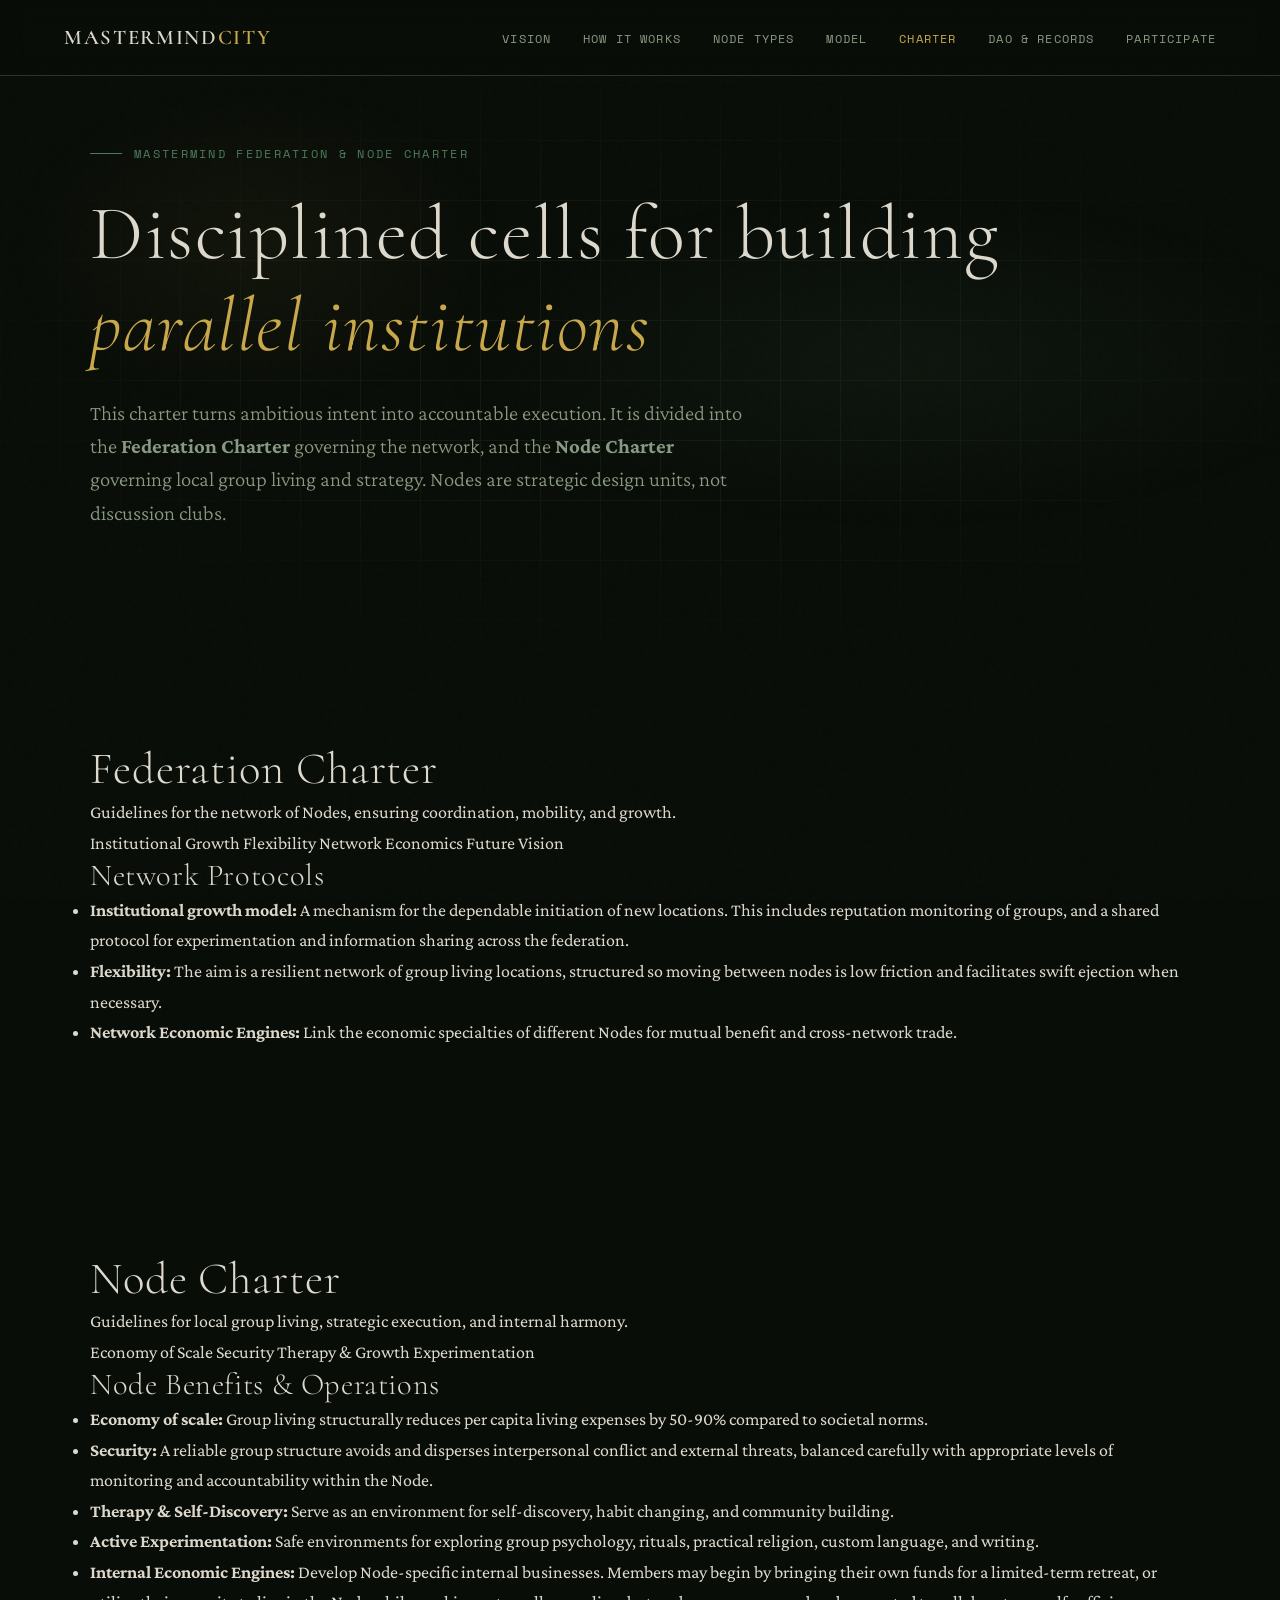
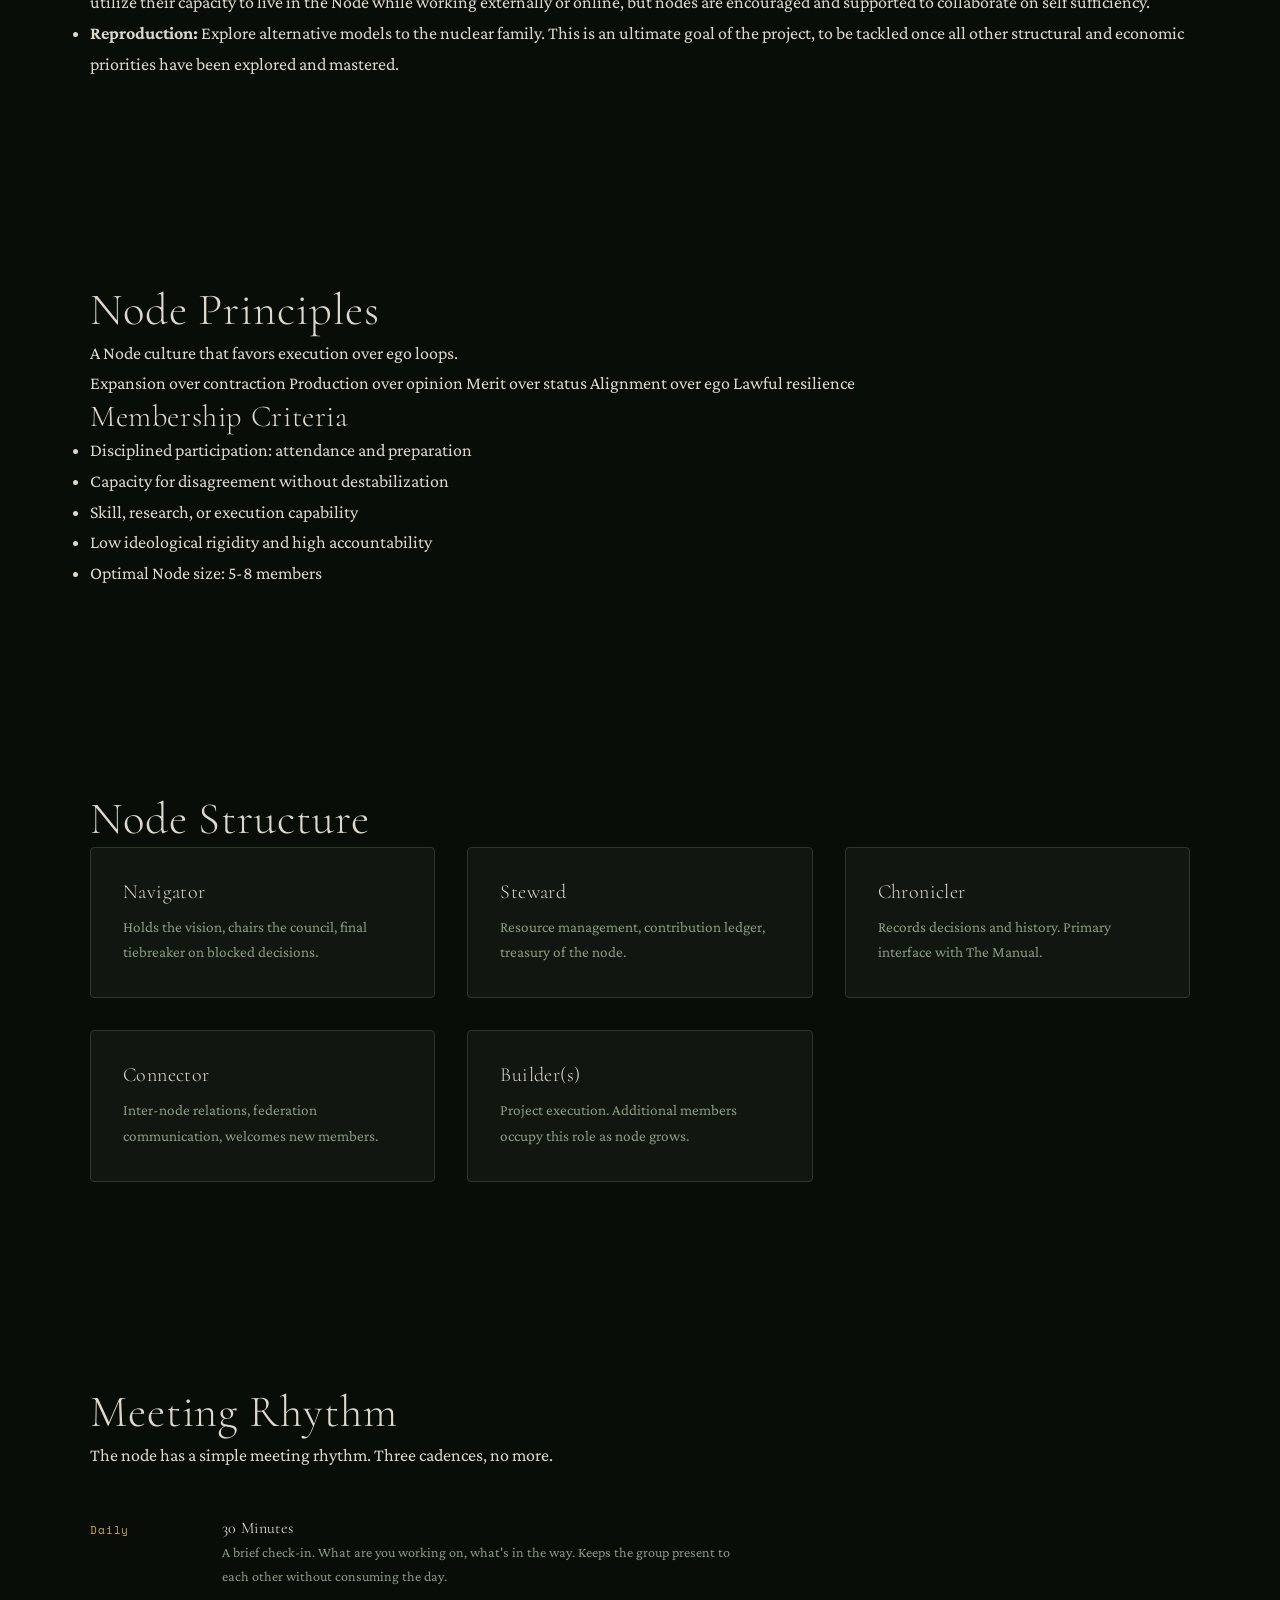
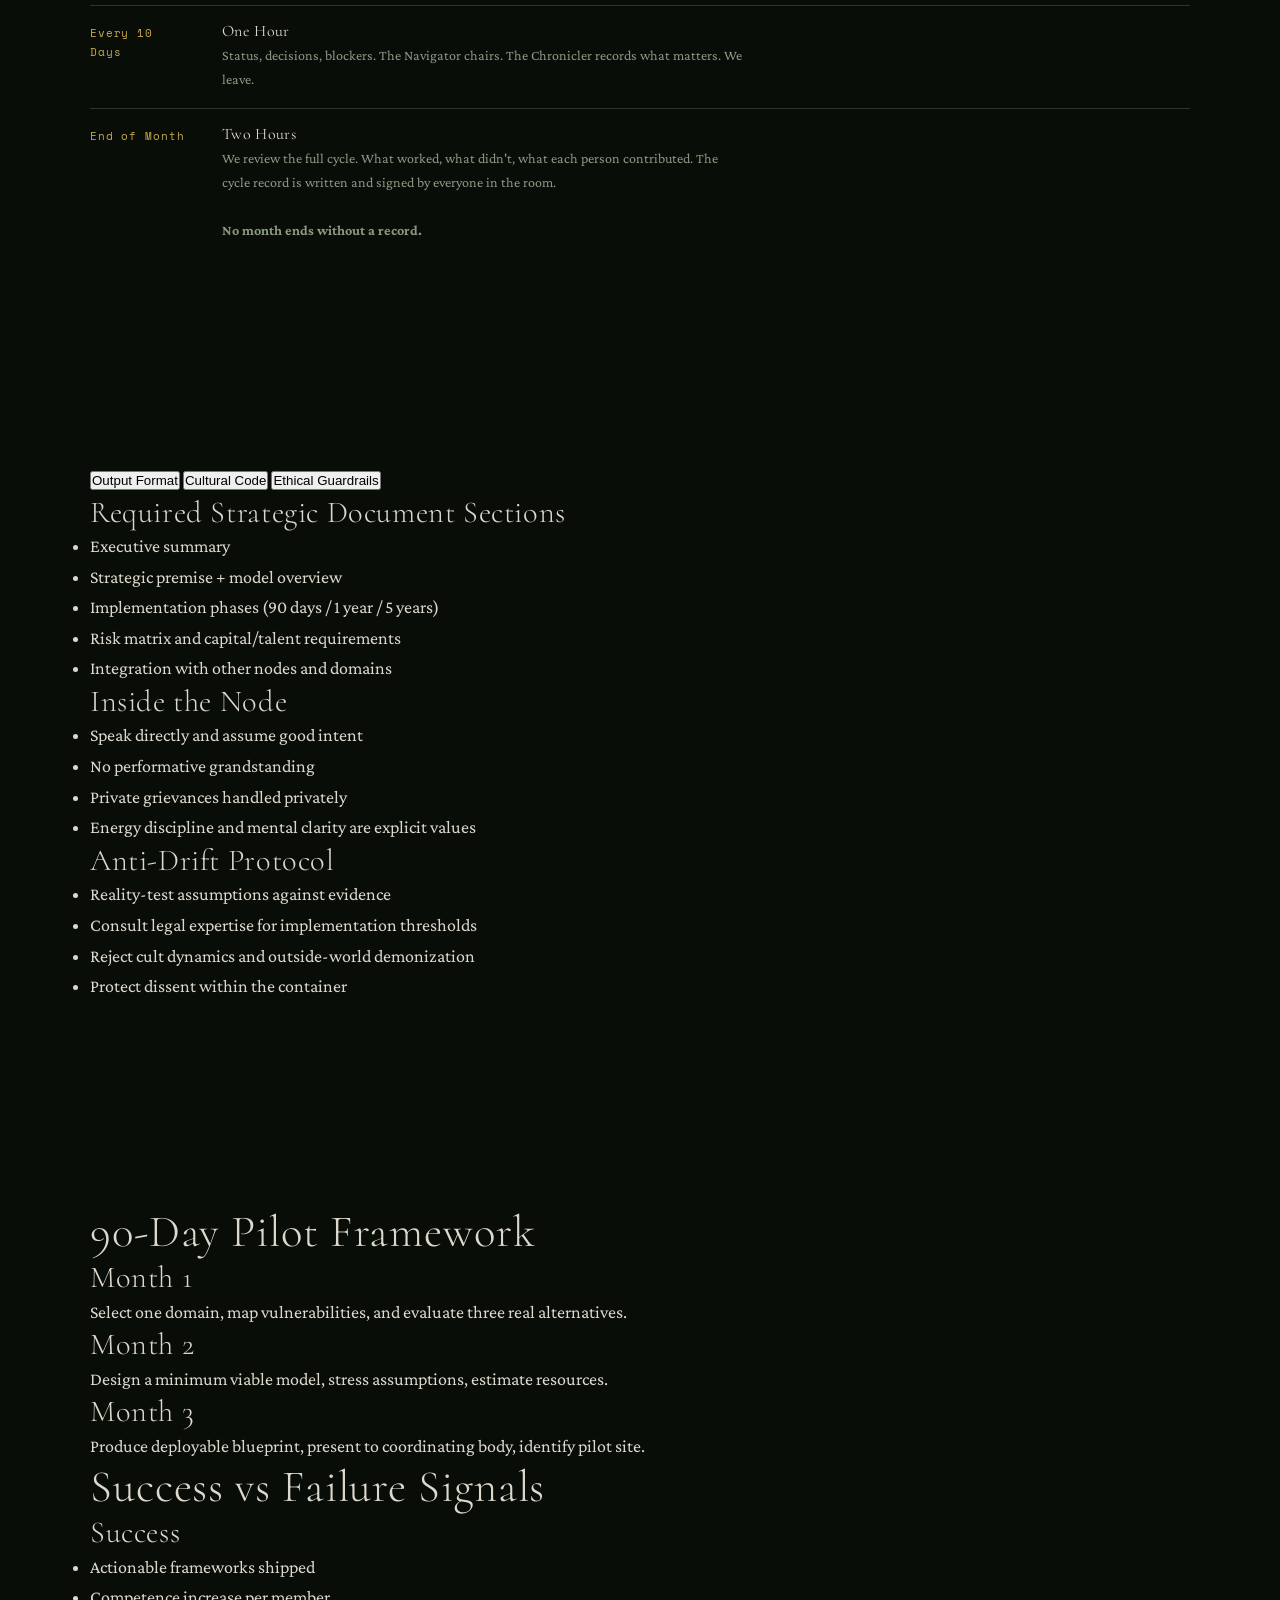
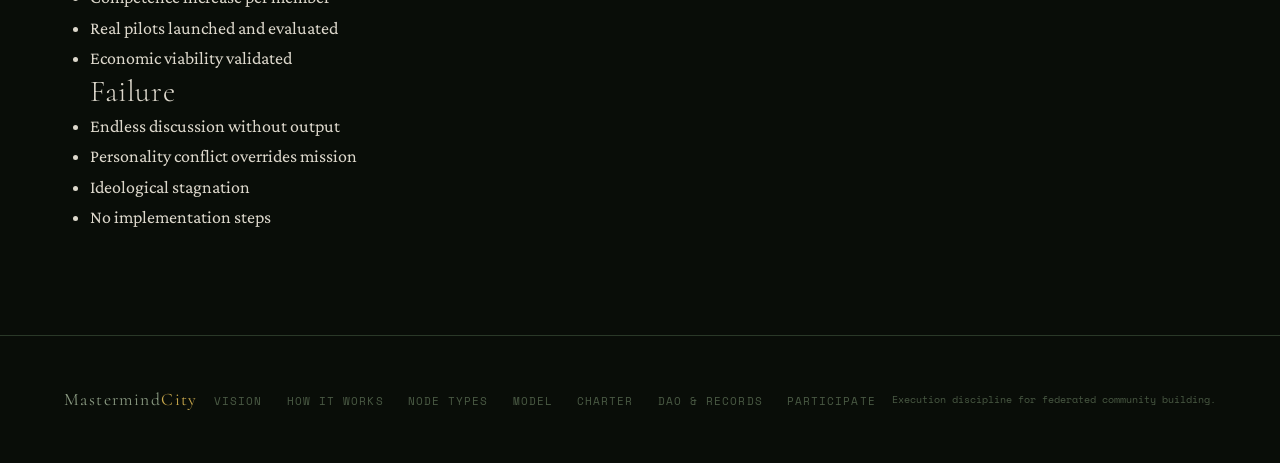
<file: charter.html>
<!doctype html>
<html lang="en">

<head>
  <meta charset="UTF-8" />
  <meta name="viewport" content="width=device-width, initial-scale=1.0" />
  <title>Mastermind City | Federation & Node Charter</title>
  <meta name="description"
    content="Mastermind Federation & Node Charter for disciplined strategic development of parallel institutions with clear roles, rhythm, outputs, and guardrails." />
  <link rel="stylesheet" href="styles.css" />
</head>

<body>

  <nav>
    <a href="index.html" class="nav-logo">Mastermind<span>City</span></a>
    <ul class="nav-links">
      <li><a href="index.html">Vision</a></li>
      <li><a href="how-it-works.html">How It Works</a></li>
      <li><a href="node-types.html">Node Types</a></li>
      <li><a href="model.html">Model</a></li>
      <li><a href="charter.html">Charter</a></li>
      <li><a href="blockchain-dao.html">DAO & Records</a></li>
      <li><a href="participate.html">Participate</a></li>
    </ul>
    <button class="nav-hamburger" aria-label="Menu">
      <span></span><span></span><span></span>
    </button>
  </nav>

  <main>
    <section class="hero" style="min-height:55vh;">
      <div class="hero-bg"></div>
      <div class="hero-grid-lines"></div>
      <div class="hero-content">
        <p class="hero-label">Mastermind Federation & Node Charter</p>
        <h1>
          Disciplined cells for building
          <em>parallel institutions</em>
        </h1>
        <p class="hero-sub">
          This charter turns ambitious intent into accountable execution. It is divided into the <strong>Federation Charter</strong> governing the network, and the <strong>Node Charter</strong> governing local group living and strategy. Nodes are strategic design units, not discussion clubs.
        </p>
      </div>
    </section>

    <section id="federation-charter" class="section">
      <div class="container split">
        <div class="reveal">
          <h2>Federation Charter</h2>
          <p class="intro">Guidelines for the network of Nodes, ensuring coordination, mobility, and growth.</p>
          <div class="chip-row">
            <span class="chip">Institutional Growth</span>
            <span class="chip">Flexibility</span>
            <span class="chip">Network Economics</span>
            <span class="chip">Future Vision</span>
          </div>
        </div>

        <div class="panel reveal">
          <h3>Network Protocols</h3>
          <ul class="list-clean">
            <li><strong>Institutional growth model:</strong> A mechanism for the dependable initiation of new locations. This includes reputation monitoring of groups, and a shared protocol for experimentation and information sharing across the federation.</li>
            <li><strong>Flexibility:</strong> The aim is a resilient network of group living locations, structured so moving between nodes is low friction and facilitates swift ejection when necessary.</li>
            <li><strong>Network Economic Engines:</strong> Link the economic specialties of different Nodes for mutual benefit and cross-network trade.</li>
          </ul>
        </div>
      </div>
    </section>

    <section id="node-charter" class="section">
      <div class="container split">
        <div class="reveal">
          <h2>Node Charter</h2>
          <p class="intro">Guidelines for local group living, strategic execution, and internal harmony.</p>
          <div class="chip-row">
            <span class="chip">Economy of Scale</span>
            <span class="chip">Security</span>
            <span class="chip">Therapy & Growth</span>
            <span class="chip">Experimentation</span>
          </div>
        </div>

        <div class="panel reveal">
          <h3>Node Benefits & Operations</h3>
          <ul class="list-clean">
            <li><strong>Economy of scale:</strong> Group living structurally reduces per capita living expenses by 50-90% compared to societal norms.</li>
            <li><strong>Security:</strong> A reliable group structure avoids and disperses interpersonal conflict and external threats, balanced carefully with appropriate levels of monitoring and accountability within the Node.</li>
            <li><strong>Therapy & Self-Discovery:</strong> Serve as an environment for self-discovery, habit changing, and community building.</li>
            <li><strong>Active Experimentation:</strong> Safe environments for exploring group psychology, rituals, practical religion, custom language, and writing.</li>
            <li><strong>Internal Economic Engines:</strong> Develop Node-specific internal businesses. Members may begin by bringing their own funds for a limited-term retreat, or utilize their capacity to live in the Node while working externally or online, but nodes are encouraged and supported to collaborate on self sufficiency.</li>
            <li><strong>Reproduction:</strong> Explore alternative models to the nuclear family. This is an ultimate goal of the project, to be tackled once all other structural and economic priorities have been explored and mastered.</li>
          </ul>
        </div>
      </div>
    </section>

    <section class="section">
      <div class="container split">
        <div class="reveal">
          <h2>Node Principles</h2>
          <p class="intro">A Node culture that favors execution over ego loops.</p>
          <div class="chip-row">
            <span class="chip">Expansion over contraction</span>
            <span class="chip">Production over opinion</span>
            <span class="chip">Merit over status</span>
            <span class="chip">Alignment over ego</span>
            <span class="chip">Lawful resilience</span>
          </div>
        </div>

        <div class="panel reveal">
          <h3>Membership Criteria</h3>
          <ul class="list-clean">
            <li>Disciplined participation: attendance and preparation</li>
            <li>Capacity for disagreement without destabilization</li>
            <li>Skill, research, or execution capability</li>
            <li>Low ideological rigidity and high accountability</li>
            <li>Optimal Node size: 5-8 members</li>
          </ul>
        </div>
      </div>
    </section>

    <section class="section">
      <div class="container">
        <h2 class="reveal">Node Structure</h2>
        <div class="grid-3">
          <article class="card reveal">
            <h3>Navigator</h3>
            <p>Holds the vision, chairs the council, final tiebreaker on blocked decisions.</p>
          </article>
          <article class="card reveal" data-delay="80">
            <h3>Steward</h3>
            <p>Resource management, contribution ledger, treasury of the node.</p>
          </article>
          <article class="card reveal" data-delay="160">
            <h3>Chronicler</h3>
            <p>Records decisions and history. Primary interface with The Manual.</p>
          </article>
          <article class="card reveal">
            <h3>Connector</h3>
            <p>Inter-node relations, federation communication, welcomes new members.</p>
          </article>
          <article class="card reveal" data-delay="80">
            <h3>Builder(s)</h3>
            <p>Project execution. Additional members occupy this role as node grows.</p>
          </article>
        </div>
      </div>
    </section>

    <section class="section section-tight">
      <div class="container panel reveal">
        <h2>Meeting Rhythm</h2>
        <p class="intro">
          The node has a simple meeting rhythm. Three cadences, no more.
        </p>

        <div class="schedule mt-2">
          <article class="rhythm-row">
            <div class="rhythm-time">Daily</div>
            <div class="rhythm-detail">
              <h4>30 Minutes</h4>
              <p>A brief check-in. What are you working on, what's in the way. Keeps the group present to each other
                without consuming the day.</p>
            </div>
          </article>

          <article class="rhythm-row">
            <div class="rhythm-time">Every 10 Days</div>
            <div class="rhythm-detail">
              <h4>One Hour</h4>
              <p>Status, decisions, blockers. The Navigator chairs. The Chronicler records what matters. We leave.</p>
            </div>
          </article>

          <article class="rhythm-row">
            <div class="rhythm-time">End of Month</div>
            <div class="rhythm-detail">
              <h4>Two Hours</h4>
              <p>We review the full cycle. What worked, what didn't, what each person contributed. The cycle record is
                written and signed by everyone in the room.<br><br><strong>No month ends without a record.</strong></p>
            </div>
          </article>
        </div>
      </div>
    </section>

    <section class="section">
      <div class="container panel tab-group reveal" data-tab-group>
        <div class="tab-controls">
          <button class="tab-btn active" type="button" data-tab="format" aria-selected="true">Output Format</button>
          <button class="tab-btn" type="button" data-tab="culture" aria-selected="false">Cultural Code</button>
          <button class="tab-btn" type="button" data-tab="ethics" aria-selected="false">Ethical Guardrails</button>
        </div>

        <div class="tab-panel active" data-panel="format">
          <h3>Required Strategic Document Sections</h3>
          <ul class="list-clean">
            <li>Executive summary</li>
            <li>Strategic premise + model overview</li>
            <li>Implementation phases (90 days / 1 year / 5 years)</li>
            <li>Risk matrix and capital/talent requirements</li>
            <li>Integration with other nodes and domains</li>
          </ul>
        </div>

        <div class="tab-panel" data-panel="culture">
          <h3>Inside the Node</h3>
          <ul class="list-clean">
            <li>Speak directly and assume good intent</li>
            <li>No performative grandstanding</li>
            <li>Private grievances handled privately</li>
            <li>Energy discipline and mental clarity are explicit values</li>
          </ul>
        </div>

        <div class="tab-panel" data-panel="ethics">
          <h3>Anti-Drift Protocol</h3>
          <ul class="list-clean">
            <li>Reality-test assumptions against evidence</li>
            <li>Consult legal expertise for implementation thresholds</li>
            <li>Reject cult dynamics and outside-world demonization</li>
            <li>Protect dissent within the container</li>
          </ul>
        </div>
      </div>
    </section>

    <section class="section section-tight">
      <div class="container split">
        <div class="panel reveal">
          <h2>90-Day Pilot Framework</h2>
          <div class="timeline">
            <article class="timeline-item">
              <h3>Month 1</h3>
              <p>Select one domain, map vulnerabilities, and evaluate three real alternatives.</p>
            </article>
            <article class="timeline-item">
              <h3>Month 2</h3>
              <p>Design a minimum viable model, stress assumptions, estimate resources.</p>
            </article>
            <article class="timeline-item">
              <h3>Month 3</h3>
              <p>Produce deployable blueprint, present to coordinating body, identify pilot site.</p>
            </article>
          </div>
        </div>

        <div class="panel reveal">
          <h2>Success vs Failure Signals</h2>
          <h3>Success</h3>
          <ul class="list-clean">
            <li>Actionable frameworks shipped</li>
            <li>Competence increase per member</li>
            <li>Real pilots launched and evaluated</li>
            <li>Economic viability validated</li>
          </ul>
          <h3>Failure</h3>
          <ul class="list-clean">
            <li>Endless discussion without output</li>
            <li>Personality conflict overrides mission</li>
            <li>Ideological stagnation</li>
            <li>No implementation steps</li>
          </ul>
        </div>
      </div>
    </section>
  </main>

  <footer>
    <span class="footer-logo">Mastermind<span style="color:var(--gold)">City</span></span>
    <ul class="footer-links">
      <li><a href="index.html">Vision</a></li>
      <li><a href="how-it-works.html">How It Works</a></li>
      <li><a href="node-types.html">Node Types</a></li>
      <li><a href="model.html">Model</a></li>
      <li><a href="charter.html">Charter</a></li>
      <li><a href="blockchain-dao.html">DAO & Records</a></li>
      <li><a href="participate.html">Participate</a></li>
    </ul>
    <span class="footer-copy">Execution discipline for federated community building.</span>
  </footer>

  <script src="script.js"></script>
</body>

</html>
</file>
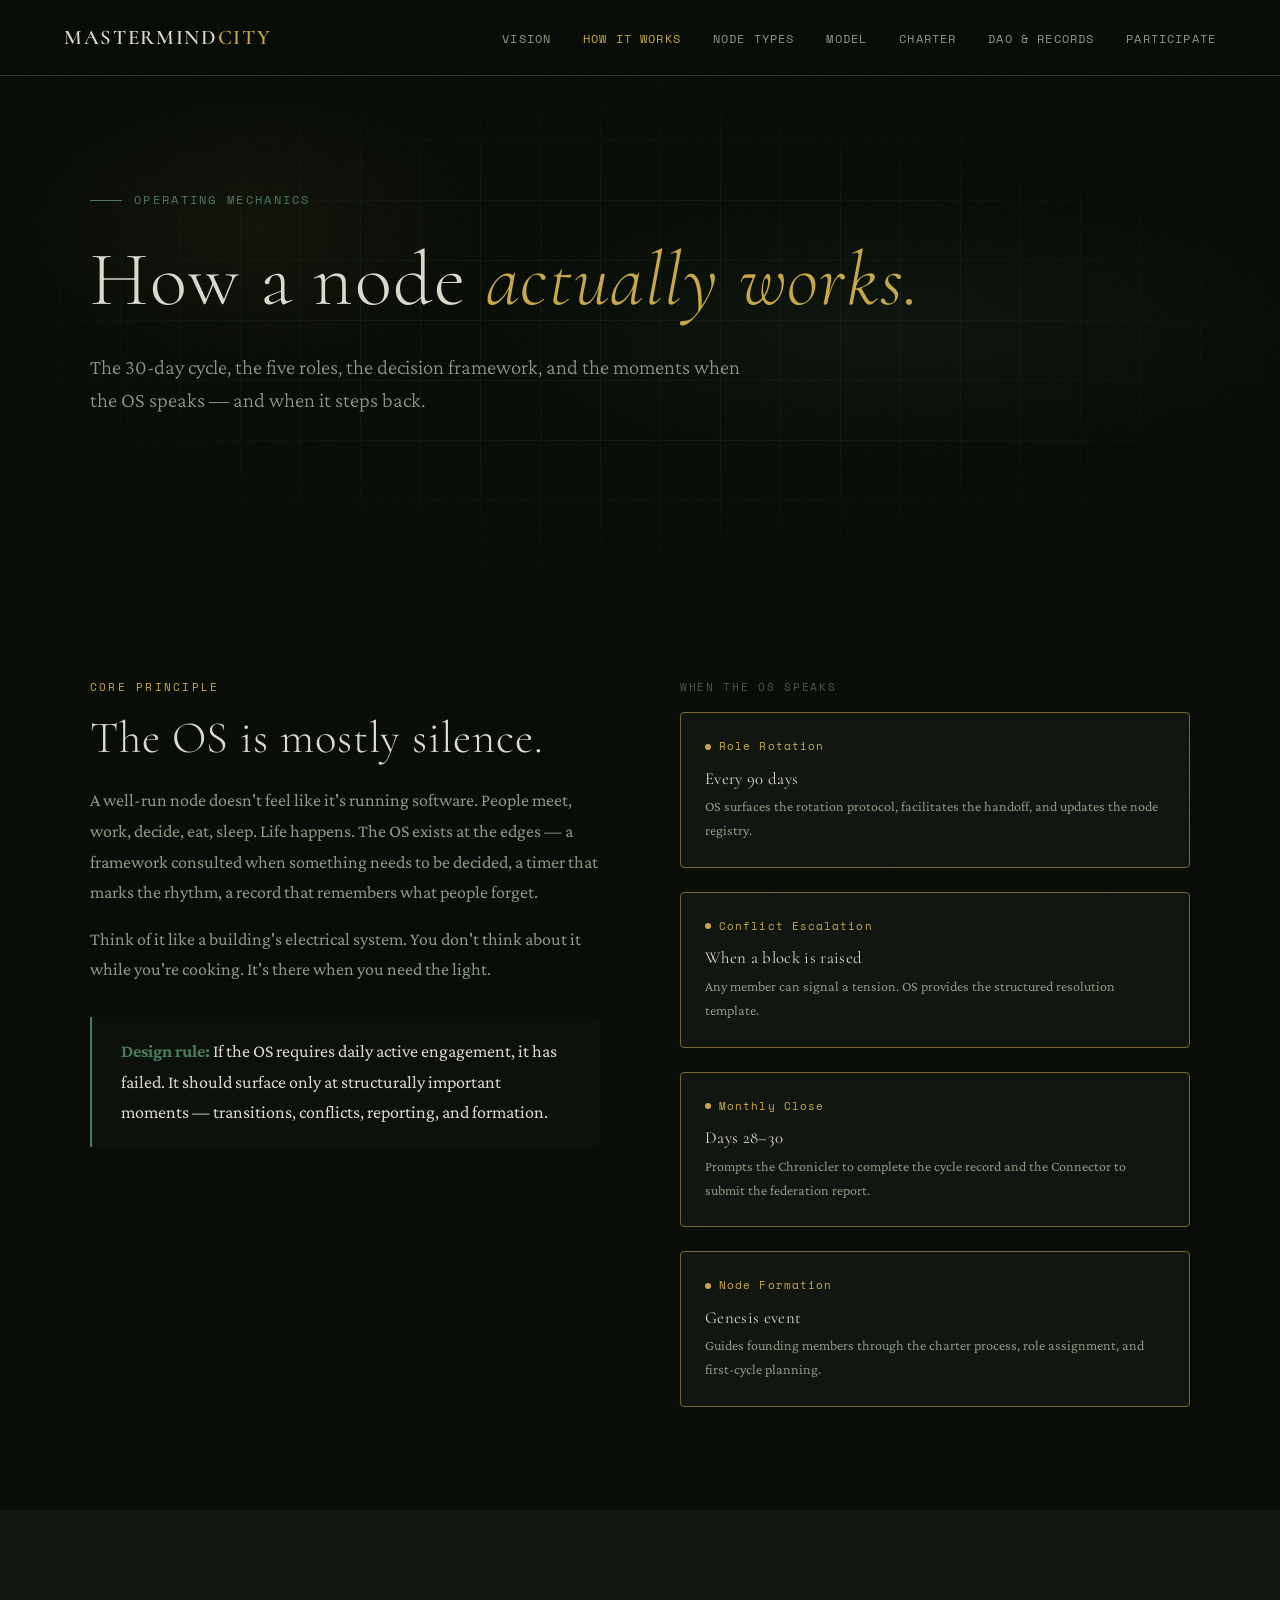
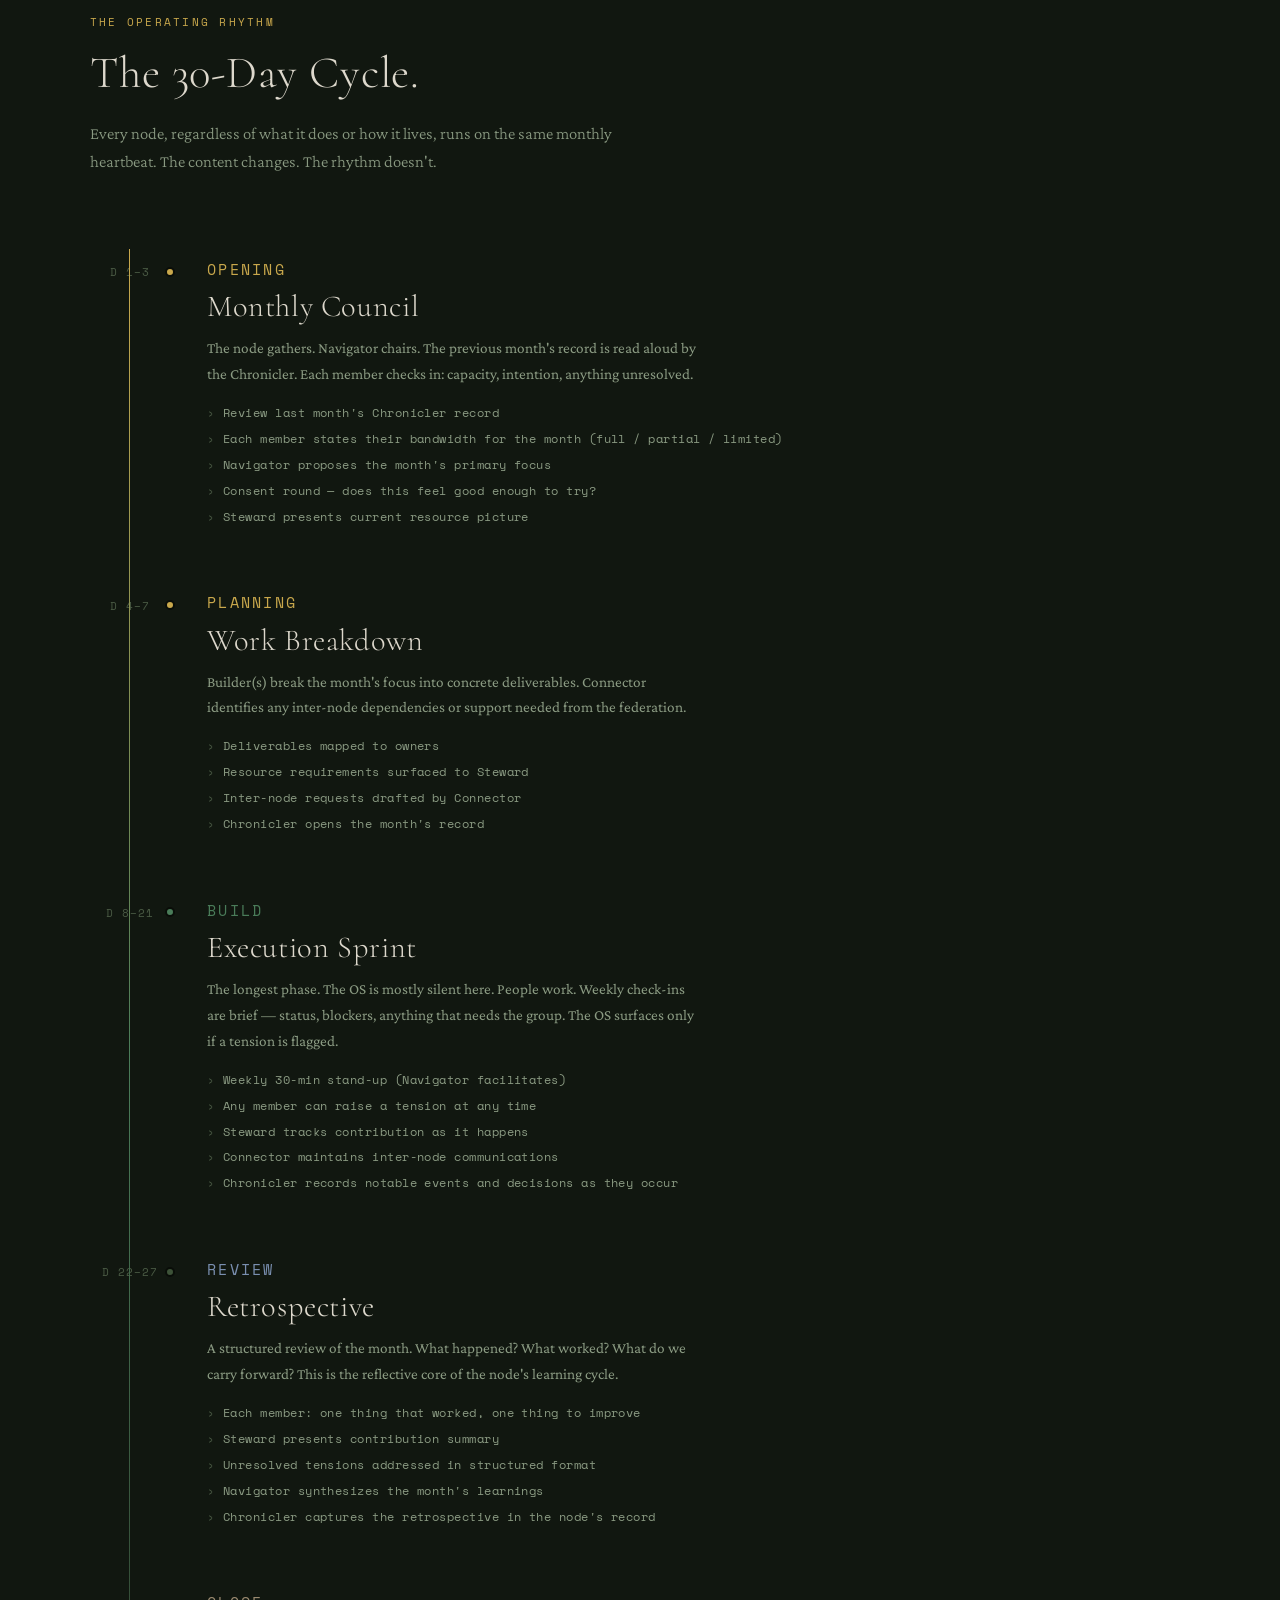
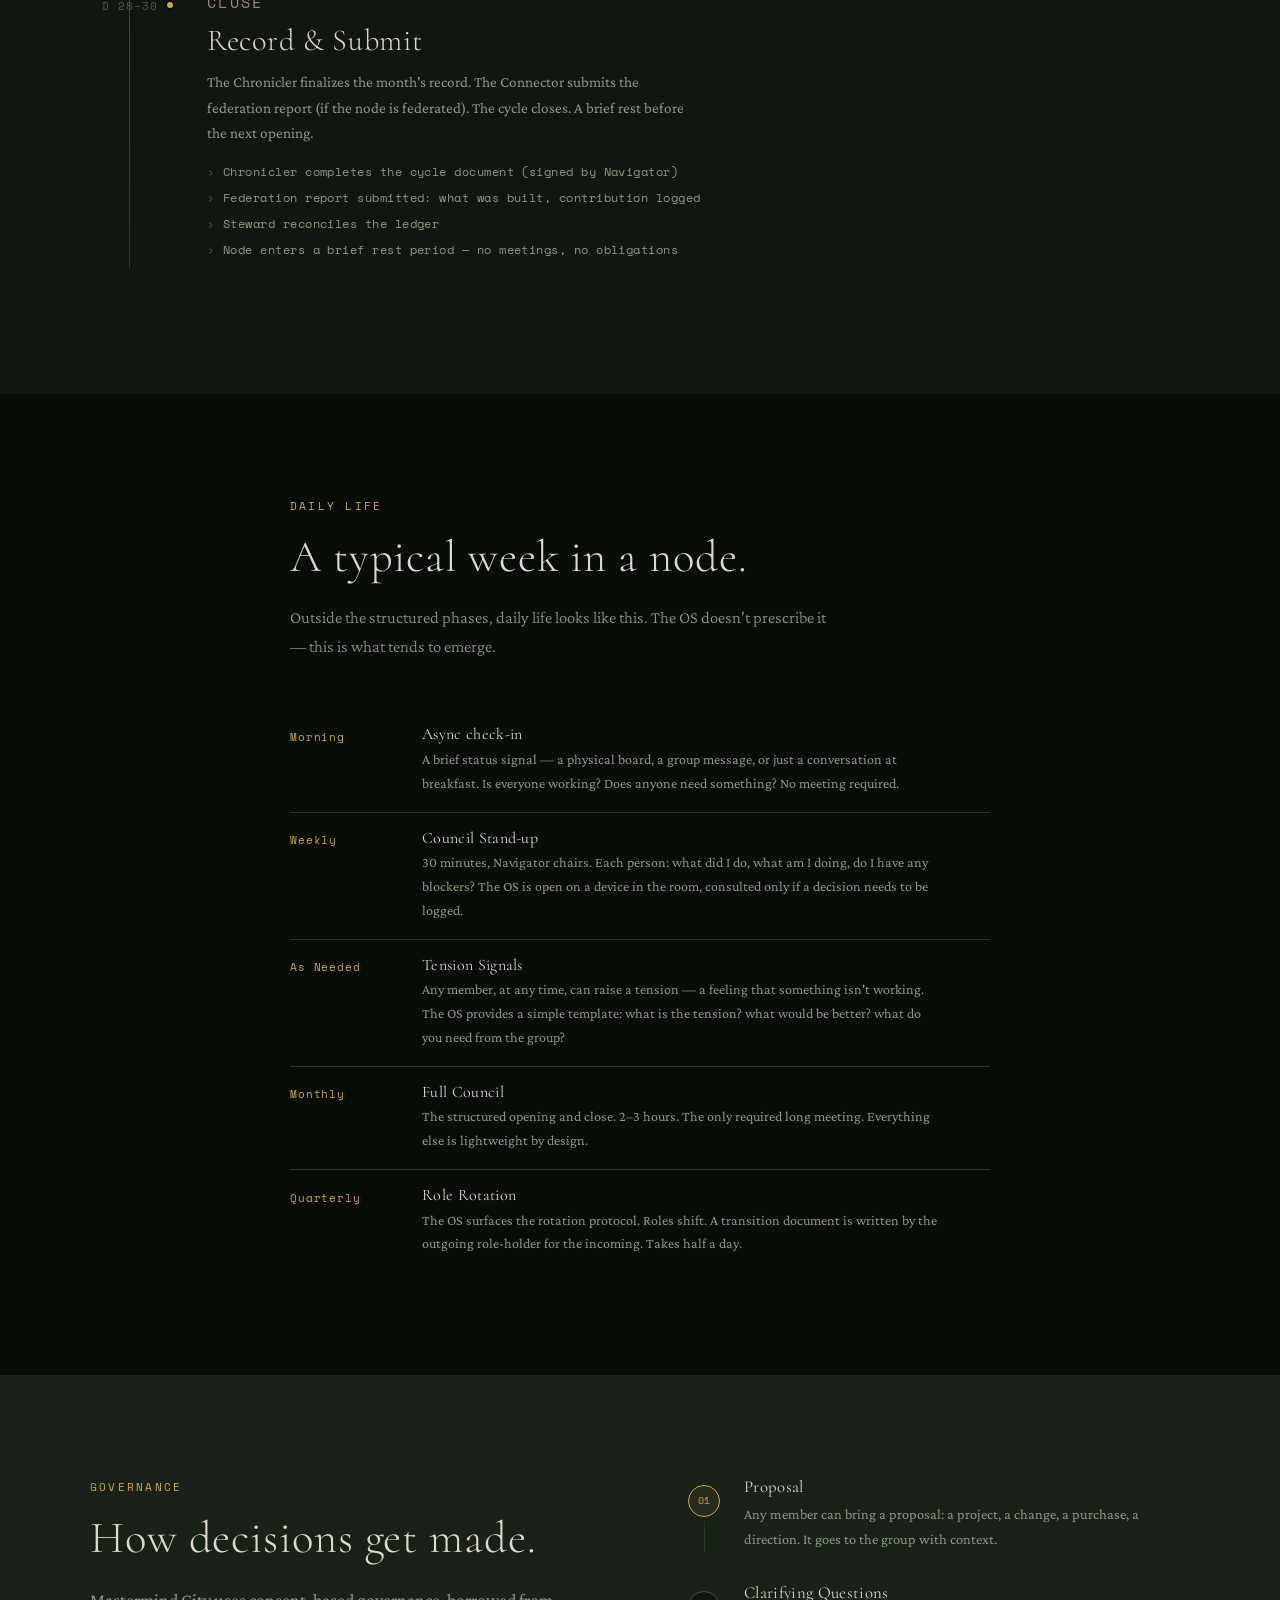
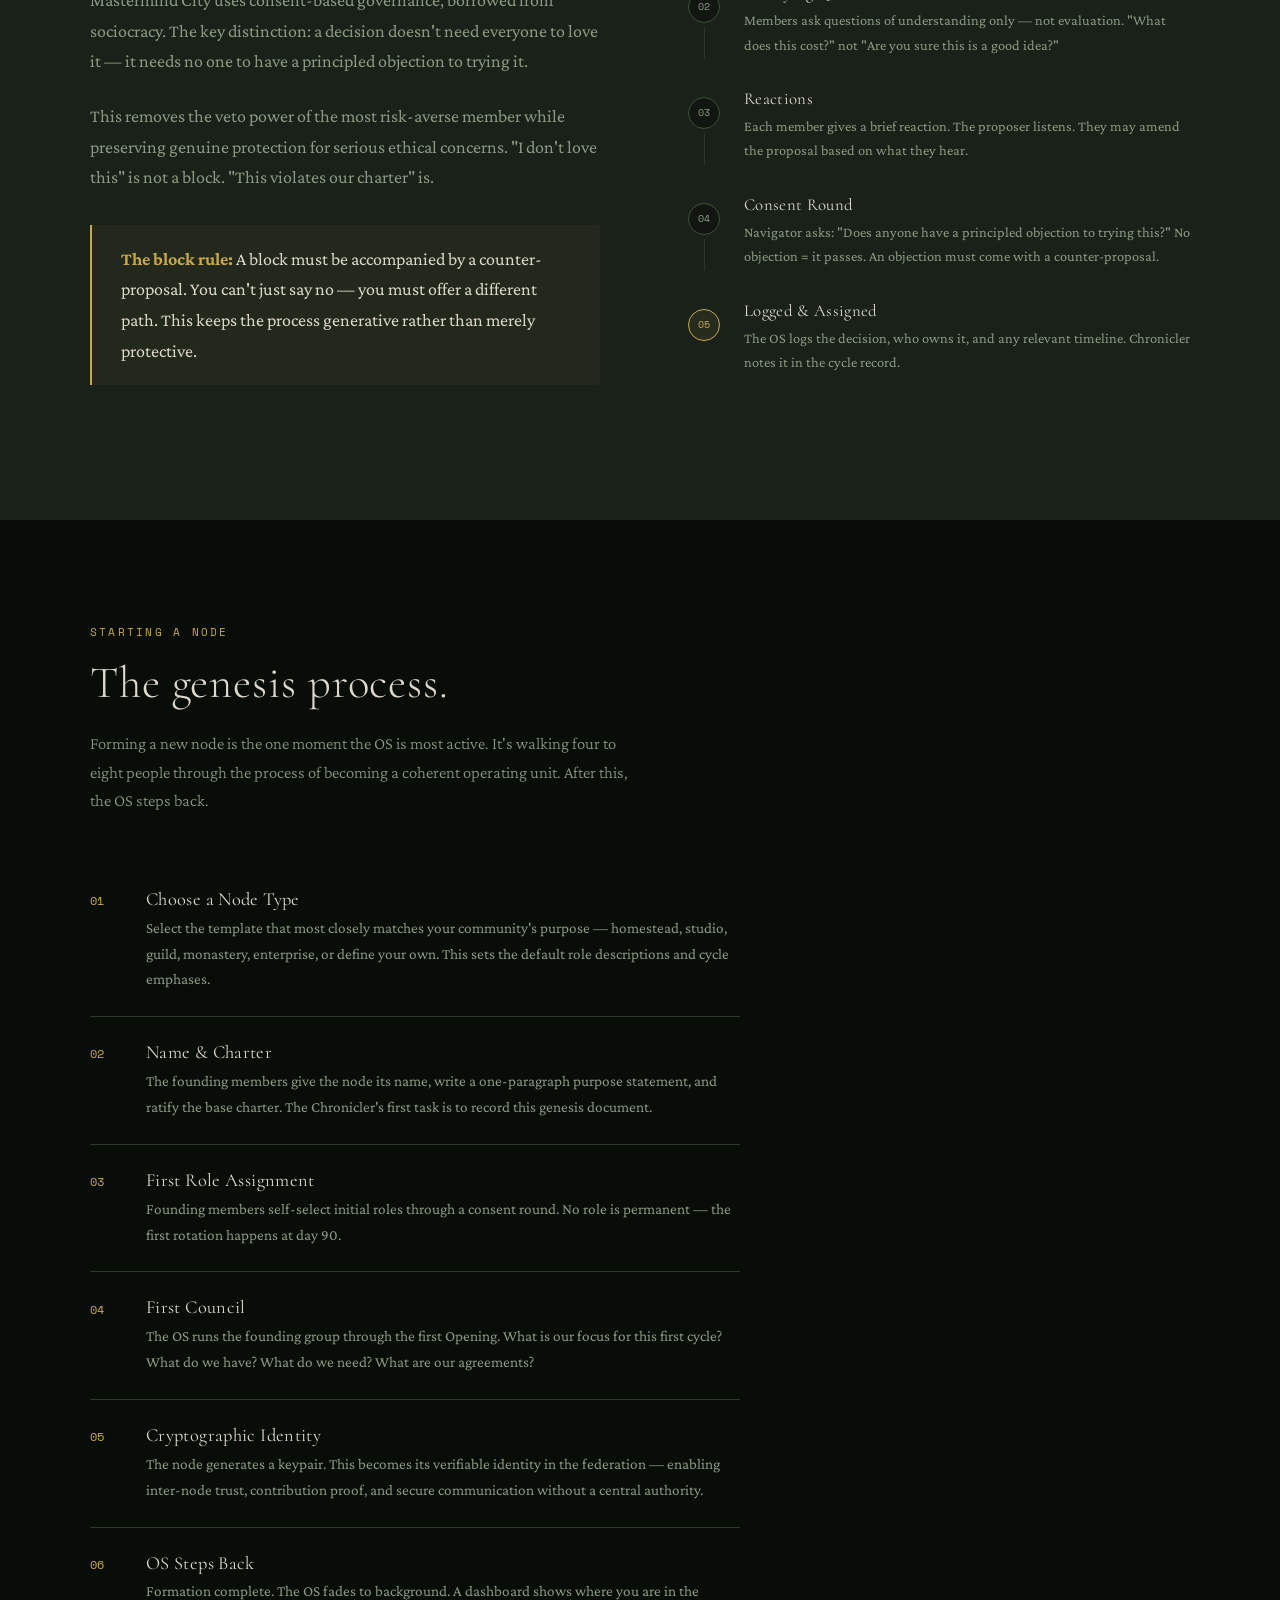
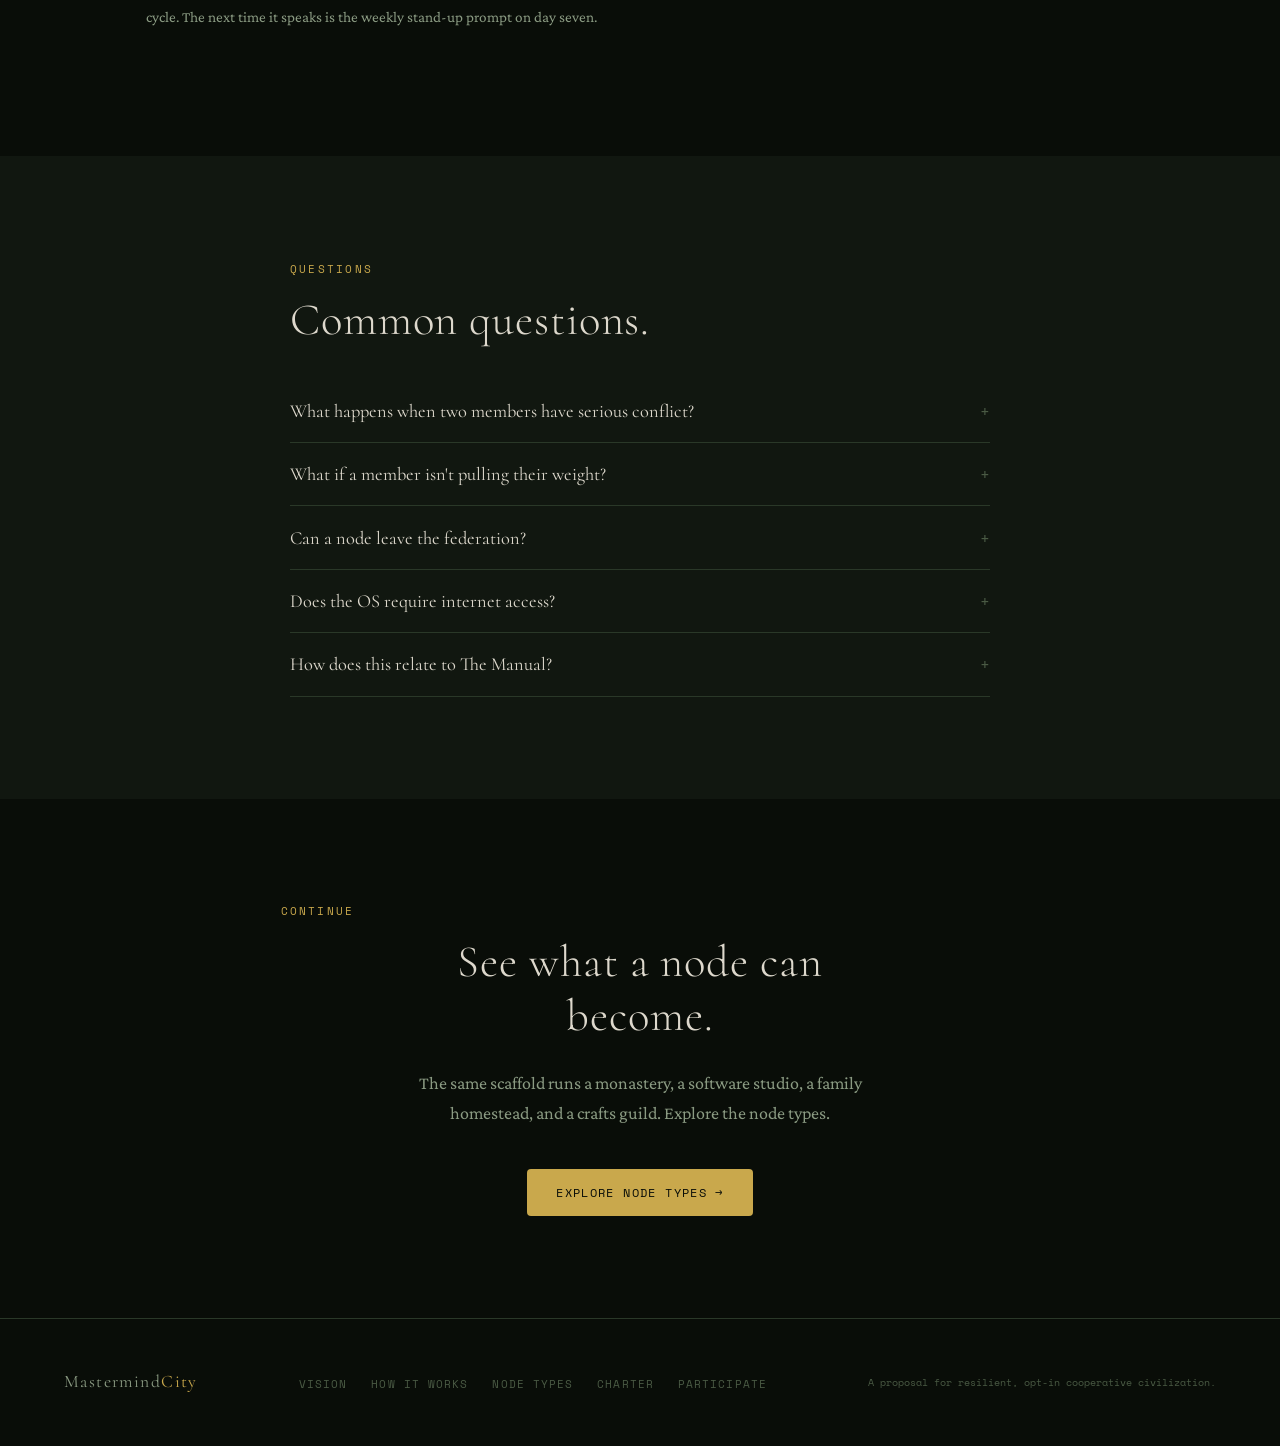
<file: how-it-works.html>
<!DOCTYPE html>
<html lang="en">

<head>
  <meta charset="UTF-8" />
  <meta name="viewport" content="width=device-width, initial-scale=1.0" />
  <title>How It Works — Mastermind City</title>
  <link rel="stylesheet" href="styles.css" />
  <style>
    /* ── cycle timeline ── */
    .cycle-track {
      display: grid;
      grid-template-columns: 80px 1fr;
      gap: 0;
      position: relative;
    }

    .cycle-track::before {
      content: '';
      position: absolute;
      left: 39px;
      top: 1.5rem;
      bottom: 1.5rem;
      width: 1px;
      background: linear-gradient(to bottom, var(--gold), var(--green), var(--border));
    }

    .cycle-day {
      font-family: var(--mono);
      font-size: 0.68rem;
      color: var(--text-faint);
      letter-spacing: 0.08em;
      padding-top: 2.4rem;
      text-align: center;
    }

    .cycle-block {
      padding: 2rem 0 2rem 2rem;
      border-bottom: 1px solid var(--border);
    }

    .cycle-block:last-child {
      border-bottom: none;
    }

    .cycle-dot {
      width: 10px;
      height: 10px;
      border-radius: 50%;
      background: var(--gold);
      border: 2px solid var(--bg);
      display: inline-block;
      margin-top: 2.6rem;
      margin-left: -5px;
      position: relative;
      z-index: 1;
    }

    .cycle-dot.green {
      background: var(--green);
    }

    .cycle-dot.dim {
      background: var(--border2);
    }

    .cycle-phase {
      font-family: var(--mono);
      font-size: 0.68rem;
      letter-spacing: 0.15em;
      text-transform: uppercase;
      margin-bottom: 0.4rem;
    }

    .cycle-phase.open {
      color: var(--gold);
    }

    .cycle-phase.build {
      color: var(--green);
    }

    .cycle-phase.review {
      color: #7a8fb0;
    }

    .cycle-phase.close {
      color: #9a8a70;
    }

    .cycle-block h3 {
      margin-bottom: 0.6rem;
    }

    .cycle-block p {
      color: var(--text-dim);
      font-size: 0.95rem;
      max-width: 55ch;
    }

    .cycle-tasks {
      list-style: none;
      margin-top: 1rem;
      display: flex;
      flex-direction: column;
      gap: 0.4rem;
    }

    .cycle-tasks li {
      font-family: var(--mono);
      font-size: 0.72rem;
      color: var(--text-dim);
      letter-spacing: 0.04em;
      padding-left: 1rem;
      position: relative;
    }

    .cycle-tasks li::before {
      content: '›';
      position: absolute;
      left: 0;
      color: var(--text-faint);
    }

    /* ── OS trigger moments ── */
    .trigger-grid {
      display: grid;
      grid-template-columns: repeat(auto-fill, minmax(280px, 1fr));
      gap: 1.5rem;
    }

    .trigger-card {
      border: 1px solid var(--border);
      border-radius: var(--radius);
      padding: 1.5rem;
      background: var(--surface);
    }

    .trigger-card.active-trigger {
      border-color: var(--gold-dim);
    }

    .trigger-icon {
      font-family: var(--mono);
      font-size: 0.68rem;
      color: var(--gold);
      letter-spacing: 0.1em;
      margin-bottom: 0.8rem;
      display: flex;
      align-items: center;
      gap: 0.5rem;
    }

    .trigger-icon::before {
      content: '';
      display: inline-block;
      width: 6px;
      height: 6px;
      background: var(--gold);
      border-radius: 50%;
    }

    .trigger-card h4 {
      margin-bottom: 0.4rem;
      font-size: 1.05rem;
    }

    .trigger-card p {
      color: var(--text-dim);
      font-size: 0.88rem;
    }

    /* ── decision flow ── */
    .decision-flow {
      display: flex;
      flex-direction: column;
      gap: 0;
      max-width: 600px;
    }

    .df-step {
      display: grid;
      grid-template-columns: 48px 1fr;
      gap: 1rem;
      align-items: start;
    }

    .df-connector {
      display: flex;
      flex-direction: column;
      align-items: center;
      padding-top: 0.5rem;
    }

    .df-circle {
      width: 32px;
      height: 32px;
      border-radius: 50%;
      border: 1px solid var(--border2);
      display: flex;
      align-items: center;
      justify-content: center;
      font-family: var(--mono);
      font-size: 0.65rem;
      color: var(--text-dim);
      background: var(--surface);
      flex-shrink: 0;
    }

    .df-circle.gold {
      border-color: var(--gold);
      color: var(--gold);
      background: rgba(201, 168, 76, 0.08);
    }

    .df-line {
      width: 1px;
      flex: 1;
      min-height: 2rem;
      background: var(--border);
      margin-top: 4px;
    }

    .df-content {
      padding-bottom: 2rem;
    }

    .df-content h4 {
      margin-bottom: 0.3rem;
      font-size: 1.05rem;
    }

    .df-content p {
      color: var(--text-dim);
      font-size: 0.9rem;
    }
  </style>
</head>

<body>

  <nav>
    <a href="index.html" class="nav-logo">Mastermind<span>City</span></a>
    <ul class="nav-links">
      <li><a href="index.html">Vision</a></li>
      <li><a href="how-it-works.html">How It Works</a></li>
      <li><a href="node-types.html">Node Types</a></li>
      <li><a href="model.html">Model</a></li>
      <li><a href="charter.html">Charter</a></li>
      <li><a href="blockchain-dao.html">DAO & Records</a></li>
      <li><a href="participate.html">Participate</a></li>
    </ul>
    <button class="nav-hamburger" aria-label="Menu">
      <span></span><span></span><span></span>
    </button>
  </nav>

  <main>

    <!-- HERO -->
    <section class="hero" style="min-height:55vh;">
      <div class="hero-bg"></div>
      <div class="hero-grid-lines"></div>
      <div class="hero-content">
        <p class="hero-label">Operating Mechanics</p>
        <h1>How a node <em>actually works.</em></h1>
        <p class="hero-sub">
          The 30-day cycle, the five roles, the decision framework, and the moments
          when the OS speaks — and when it steps back.
        </p>
      </div>
    </section>

    <!-- INTRO -->
    <section class="section">
      <div class="container">
        <div class="grid-2" style="gap:5rem; align-items:start;">
          <div>
            <p class="section-label reveal">Core Principle</p>
            <h2 class="section-title reveal">The OS is mostly silence.</h2>
            <p style="color:var(--text-dim);" class="reveal">
              A well-run node doesn't feel like it's running software. People meet,
              work, decide, eat, sleep. Life happens. The OS exists at the edges —
              a framework consulted when something needs to be decided, a timer
              that marks the rhythm, a record that remembers what people forget.
            </p>
            <p style="color:var(--text-dim); margin-top:1rem;" class="reveal">
              Think of it like a building's electrical system. You don't think about
              it while you're cooking. It's there when you need the light.
            </p>
            <div class="callout callout-green mt-2 reveal">
              <strong style="color:var(--green)">Design rule:</strong> If the OS
              requires daily active engagement, it has failed. It should surface only
              at structurally important moments — transitions, conflicts, reporting,
              and formation.
            </div>
          </div>
          <div class="reveal">
            <p
              style="font-family:var(--mono); font-size:0.7rem; letter-spacing:0.15em; text-transform:uppercase; color:var(--text-faint); margin-bottom:1rem;">
              When the OS speaks</p>
            <div class="trigger-grid" style="grid-template-columns:1fr;">
              <div class="trigger-card active-trigger">
                <div class="trigger-icon">Role Rotation</div>
                <h4>Every 90 days</h4>
                <p>OS surfaces the rotation protocol, facilitates the handoff, and updates the node registry.</p>
              </div>
              <div class="trigger-card active-trigger">
                <div class="trigger-icon">Conflict Escalation</div>
                <h4>When a block is raised</h4>
                <p>Any member can signal a tension. OS provides the structured resolution template.</p>
              </div>
              <div class="trigger-card active-trigger">
                <div class="trigger-icon">Monthly Close</div>
                <h4>Days 28–30</h4>
                <p>Prompts the Chronicler to complete the cycle record and the Connector to submit the federation
                  report.</p>
              </div>
              <div class="trigger-card active-trigger">
                <div class="trigger-icon">Node Formation</div>
                <h4>Genesis event</h4>
                <p>Guides founding members through the charter process, role assignment, and first-cycle planning.</p>
              </div>
            </div>
          </div>
        </div>
      </div>
    </section>

    <!-- THE 30-DAY CYCLE -->
    <section class="section section--dark">
      <div class="container">
        <p class="section-label reveal">The Operating Rhythm</p>
        <h2 class="section-title reveal">The 30-Day Cycle.</h2>
        <p class="section-sub reveal">
          Every node, regardless of what it does or how it lives, runs on the same
          monthly heartbeat. The content changes. The rhythm doesn't.
        </p>

        <div class="cycle-track">

          <div class="cycle-day">D 1–3</div>
          <div style="display:flex; align-items:flex-start; gap:0;">
            <span class="cycle-dot"></span>
            <div class="cycle-block">
              <p class="cycle-phase open">Opening</p>
              <h3>Monthly Council</h3>
              <p>The node gathers. Navigator chairs. The previous month's record is read aloud by the Chronicler. Each
                member checks in: capacity, intention, anything unresolved.</p>
              <ul class="cycle-tasks">
                <li>Review last month's Chronicler record</li>
                <li>Each member states their bandwidth for the month (full / partial / limited)</li>
                <li>Navigator proposes the month's primary focus</li>
                <li>Consent round — does this feel good enough to try?</li>
                <li>Steward presents current resource picture</li>
              </ul>
            </div>
          </div>

          <div class="cycle-day">D 4–7</div>
          <div style="display:flex; align-items:flex-start; gap:0;">
            <span class="cycle-dot"></span>
            <div class="cycle-block">
              <p class="cycle-phase open">Planning</p>
              <h3>Work Breakdown</h3>
              <p>Builder(s) break the month's focus into concrete deliverables. Connector identifies any inter-node
                dependencies or support needed from the federation.</p>
              <ul class="cycle-tasks">
                <li>Deliverables mapped to owners</li>
                <li>Resource requirements surfaced to Steward</li>
                <li>Inter-node requests drafted by Connector</li>
                <li>Chronicler opens the month's record</li>
              </ul>
            </div>
          </div>

          <div class="cycle-day">D 8–21</div>
          <div style="display:flex; align-items:flex-start; gap:0;">
            <span class="cycle-dot green"></span>
            <div class="cycle-block">
              <p class="cycle-phase build">Build</p>
              <h3>Execution Sprint</h3>
              <p>The longest phase. The OS is mostly silent here. People work. Weekly check-ins are brief — status,
                blockers, anything that needs the group. The OS surfaces only if a tension is flagged.</p>
              <ul class="cycle-tasks">
                <li>Weekly 30-min stand-up (Navigator facilitates)</li>
                <li>Any member can raise a tension at any time</li>
                <li>Steward tracks contribution as it happens</li>
                <li>Connector maintains inter-node communications</li>
                <li>Chronicler records notable events and decisions as they occur</li>
              </ul>
            </div>
          </div>

          <div class="cycle-day">D 22–27</div>
          <div style="display:flex; align-items:flex-start; gap:0;">
            <span class="cycle-dot dim"></span>
            <div class="cycle-block">
              <p class="cycle-phase review">Review</p>
              <h3>Retrospective</h3>
              <p>A structured review of the month. What happened? What worked? What do we carry forward? This is the
                reflective core of the node's learning cycle.</p>
              <ul class="cycle-tasks">
                <li>Each member: one thing that worked, one thing to improve</li>
                <li>Steward presents contribution summary</li>
                <li>Unresolved tensions addressed in structured format</li>
                <li>Navigator synthesizes the month's learnings</li>
                <li>Chronicler captures the retrospective in the node's record</li>
              </ul>
            </div>
          </div>

          <div class="cycle-day">D 28–30</div>
          <div style="display:flex; align-items:flex-start; gap:0;">
            <span class="cycle-dot"></span>
            <div class="cycle-block">
              <p class="cycle-phase close">Close</p>
              <h3>Record &amp; Submit</h3>
              <p>The Chronicler finalizes the month's record. The Connector submits the federation report (if the node
                is federated). The cycle closes. A brief rest before the next opening.</p>
              <ul class="cycle-tasks">
                <li>Chronicler completes the cycle document (signed by Navigator)</li>
                <li>Federation report submitted: what was built, contribution logged</li>
                <li>Steward reconciles the ledger</li>
                <li>Node enters a brief rest period — no meetings, no obligations</li>
              </ul>
            </div>
          </div>

        </div>
      </div>
    </section>

    <!-- DAILY RHYTHM -->
    <section class="section">
      <div class="container" style="max-width:700px;">
        <p class="section-label reveal">Daily Life</p>
        <h2 class="section-title reveal">A typical week in a node.</h2>
        <p class="section-sub reveal">
          Outside the structured phases, daily life looks like this.
          The OS doesn't prescribe it — this is what tends to emerge.
        </p>
        <div class="reveal">
          <div class="rhythm-row">
            <span class="rhythm-time">Morning</span>
            <div class="rhythm-detail">
              <h4>Async check-in</h4>
              <p>A brief status signal — a physical board, a group message, or just a conversation at breakfast. Is
                everyone working? Does anyone need something? No meeting required.</p>
            </div>
          </div>
          <div class="rhythm-row">
            <span class="rhythm-time">Weekly</span>
            <div class="rhythm-detail">
              <h4>Council Stand-up</h4>
              <p>30 minutes, Navigator chairs. Each person: what did I do, what am I doing, do I have any blockers? The
                OS is open on a device in the room, consulted only if a decision needs to be logged.</p>
            </div>
          </div>
          <div class="rhythm-row">
            <span class="rhythm-time">As Needed</span>
            <div class="rhythm-detail">
              <h4>Tension Signals</h4>
              <p>Any member, at any time, can raise a tension — a feeling that something isn't working. The OS provides
                a simple template: what is the tension? what would be better? what do you need from the group?</p>
            </div>
          </div>
          <div class="rhythm-row">
            <span class="rhythm-time">Monthly</span>
            <div class="rhythm-detail">
              <h4>Full Council</h4>
              <p>The structured opening and close. 2–3 hours. The only required long meeting. Everything else is
                lightweight by design.</p>
            </div>
          </div>
          <div class="rhythm-row">
            <span class="rhythm-time">Quarterly</span>
            <div class="rhythm-detail">
              <h4>Role Rotation</h4>
              <p>The OS surfaces the rotation protocol. Roles shift. A transition document is written by the outgoing
                role-holder for the incoming. Takes half a day.</p>
            </div>
          </div>
        </div>
      </div>
    </section>

    <!-- DECISION FRAMEWORK -->
    <section class="section section--mid">
      <div class="container">
        <div class="grid-2" style="gap:5rem; align-items:start;">
          <div>
            <p class="section-label reveal">Governance</p>
            <h2 class="section-title reveal">How decisions get made.</h2>
            <p style="color:var(--text-dim); margin-bottom:1.5rem;" class="reveal">
              Mastermind City uses consent-based governance, borrowed from sociocracy.
              The key distinction: a decision doesn't need everyone to love it —
              it needs no one to have a principled objection to trying it.
            </p>
            <p style="color:var(--text-dim);" class="reveal">
              This removes the veto power of the most risk-averse member while
              preserving genuine protection for serious ethical concerns.
              "I don't love this" is not a block. "This violates our charter" is.
            </p>
            <div class="callout mt-2 reveal">
              <strong class="text-gold">The block rule:</strong> A block must be
              accompanied by a counter-proposal. You can't just say no —
              you must offer a different path. This keeps the process generative
              rather than merely protective.
            </div>
          </div>
          <div class="reveal">
            <div class="decision-flow">
              <div class="df-step">
                <div class="df-connector">
                  <div class="df-circle gold">01</div>
                  <div class="df-line"></div>
                </div>
                <div class="df-content">
                  <h4>Proposal</h4>
                  <p>Any member can bring a proposal: a project, a change, a purchase, a direction. It goes to the group
                    with context.</p>
                </div>
              </div>
              <div class="df-step">
                <div class="df-connector">
                  <div class="df-circle">02</div>
                  <div class="df-line"></div>
                </div>
                <div class="df-content">
                  <h4>Clarifying Questions</h4>
                  <p>Members ask questions of understanding only — not evaluation. "What does this cost?" not "Are you
                    sure this is a good idea?"</p>
                </div>
              </div>
              <div class="df-step">
                <div class="df-connector">
                  <div class="df-circle">03</div>
                  <div class="df-line"></div>
                </div>
                <div class="df-content">
                  <h4>Reactions</h4>
                  <p>Each member gives a brief reaction. The proposer listens. They may amend the proposal based on what
                    they hear.</p>
                </div>
              </div>
              <div class="df-step">
                <div class="df-connector">
                  <div class="df-circle">04</div>
                  <div class="df-line"></div>
                </div>
                <div class="df-content">
                  <h4>Consent Round</h4>
                  <p>Navigator asks: "Does anyone have a principled objection to trying this?" No objection = it passes.
                    An objection must come with a counter-proposal.</p>
                </div>
              </div>
              <div class="df-step">
                <div class="df-connector">
                  <div class="df-circle gold">05</div>
                </div>
                <div class="df-content">
                  <h4>Logged &amp; Assigned</h4>
                  <p>The OS logs the decision, who owns it, and any relevant timeline. Chronicler notes it in the cycle
                    record.</p>
                </div>
              </div>
            </div>
          </div>
        </div>
      </div>
    </section>

    <!-- NODE FORMATION -->
    <section class="section">
      <div class="container">
        <p class="section-label reveal">Starting a Node</p>
        <h2 class="section-title reveal">The genesis process.</h2>
        <p class="section-sub reveal">
          Forming a new node is the one moment the OS is most active.
          It's walking four to eight people through the process of becoming
          a coherent operating unit. After this, the OS steps back.
        </p>
        <ul class="step-list reveal" style="max-width:650px;">
          <li>
            <span class="step-num">01</span>
            <div class="step-content">
              <h4>Choose a Node Type</h4>
              <p>Select the template that most closely matches your community's purpose — homestead, studio, guild,
                monastery, enterprise, or define your own. This sets the default role descriptions and cycle emphases.
              </p>
            </div>
          </li>
          <li>
            <span class="step-num">02</span>
            <div class="step-content">
              <h4>Name &amp; Charter</h4>
              <p>The founding members give the node its name, write a one-paragraph purpose statement, and ratify the
                base charter. The Chronicler's first task is to record this genesis document.</p>
            </div>
          </li>
          <li>
            <span class="step-num">03</span>
            <div class="step-content">
              <h4>First Role Assignment</h4>
              <p>Founding members self-select initial roles through a consent round. No role is permanent — the first
                rotation happens at day 90.</p>
            </div>
          </li>
          <li>
            <span class="step-num">04</span>
            <div class="step-content">
              <h4>First Council</h4>
              <p>The OS runs the founding group through the first Opening. What is our focus for this first cycle? What
                do we have? What do we need? What are our agreements?</p>
            </div>
          </li>
          <li>
            <span class="step-num">05</span>
            <div class="step-content">
              <h4>Cryptographic Identity</h4>
              <p>The node generates a keypair. This becomes its verifiable identity in the federation — enabling
                inter-node trust, contribution proof, and secure communication without a central authority.</p>
            </div>
          </li>
          <li>
            <span class="step-num">06</span>
            <div class="step-content">
              <h4>OS Steps Back</h4>
              <p>Formation complete. The OS fades to background. A dashboard shows where you are in the cycle. The next
                time it speaks is the weekly stand-up prompt on day seven.</p>
            </div>
          </li>
        </ul>
      </div>
    </section>

    <!-- FAQ -->
    <section class="section section--dark">
      <div class="container" style="max-width:700px;">
        <p class="section-label reveal">Questions</p>
        <h2 class="section-title reveal">Common questions.</h2>

        <div class="reveal mt-2">
          <div class="accordion-item">
            <button class="accordion-trigger">What happens when two members have serious conflict?</button>
            <div class="accordion-body">
              <div class="accordion-body-inner">
                <p>The tension system handles this. Either member can raise a formal tension. The OS provides a
                  structured format: state the tension neutrally, describe the impact, propose a resolution. The group
                  hears both sides in a structured round.</p>
                <p>If the group can't resolve it, the Navigator makes a provisional decision. If the Navigator is one of
                  the parties, the Steward takes that role temporarily. Persistent unresolved conflict is a signal that
                  the node's membership may need to change — the OS includes an exit protocol that preserves dignity for
                  all parties.</p>
              </div>
            </div>
          </div>
          <div class="accordion-item">
            <button class="accordion-trigger">What if a member isn't pulling their weight?</button>
            <div class="accordion-body">
              <div class="accordion-body-inner">
                <p>The contribution ledger is transparent. The Steward tracks what each member contributes each cycle.
                  This visibility is the first check — people generally self-correct when their contribution is made
                  legible.</p>
                <p>If it persists, any member can raise a formal tension about contribution. The structured process
                  ensures it's addressed through the system rather than through gossip or resentment. The node's charter
                  specifies minimum contribution thresholds for continued membership.</p>
              </div>
            </div>
          </div>
          <div class="accordion-item">
            <button class="accordion-trigger">Can a node leave the federation?</button>
            <div class="accordion-body">
              <div class="accordion-body-inner">
                <p>Yes, unconditionally. Exit rights are explicit and irreversible — a node cannot be trapped in a
                  federation. The Connector initiates the exit protocol, a 30-day wind-down period allows for settling
                  outstanding exchanges, and the node retains all its records and identity.</p>
                <p>This is by design. A federation that you can't leave is a prison. The only thing that makes voluntary
                  federation valuable is that it remains voluntary.</p>
              </div>
            </div>
          </div>
          <div class="accordion-item">
            <button class="accordion-trigger">Does the OS require internet access?</button>
            <div class="accordion-body">
              <div class="accordion-body-inner">
                <p>No. The core OS runs entirely locally — on any device, including low-power hardware suitable for
                  off-grid environments. Federation features (inter-node communication, shared ledger) require
                  connectivity, but can operate over a mesh network rather than the public internet.</p>
                <p>A node in a remote location can run its full 30-day cycle with zero internet. When connectivity is
                  available, it syncs. When it isn't, it keeps running.</p>
              </div>
            </div>
          </div>
          <div class="accordion-item">
            <button class="accordion-trigger">How does this relate to The Manual?</button>
            <div class="accordion-body">
              <div class="accordion-body-inner">
                <p>The Manual is a companion project — a separate initiative that produces the human, cultural
                  complement to the OS's structural layer. Where the OS handles roles, rhythms, and records, The Manual
                  holds stories, mythology, traditions, and the living memory of the community. It's hand-transcribed,
                  physical, and evolves organically.</p>
                <p>Mastermind City is designed to interface with The Manual through the Chronicler role — the person
                  most responsible for maintaining both the digital record and the physical one. But The Manual is not
                  part of the OS. It can't be automated. That's the point.</p>
              </div>
            </div>
          </div>
        </div>
      </div>
    </section>

    <!-- CTA -->
    <section class="section">
      <div class="container text-center">
        <p class="section-label reveal">Continue</p>
        <h2 style="max-width:500px; margin:0 auto 1.5rem;" class="reveal">See what a node can become.</h2>
        <p style="color:var(--text-dim); max-width:45ch; margin:0 auto 2.5rem;" class="reveal">
          The same scaffold runs a monastery, a software studio, a family homestead,
          and a crafts guild. Explore the node types.
        </p>
        <a href="node-types.html" class="btn btn-primary reveal">Explore Node Types →</a>
      </div>
    </section>

  </main>

  <footer>
    <span class="footer-logo">Mastermind<span style="color:var(--gold)">City</span></span>
    <ul class="footer-links">
      <li><a href="index.html">Vision</a></li>
      <li><a href="how-it-works.html">How It Works</a></li>
      <li><a href="node-types.html">Node Types</a></li>
      <li><a href="charter.html">Charter</a></li>
      <li><a href="participate.html">Participate</a></li>
    </ul>
    <span class="footer-copy">A proposal for resilient, opt-in cooperative civilization.</span>
  </footer>

  <script src="script.js"></script>
</body>

</html>
</file>
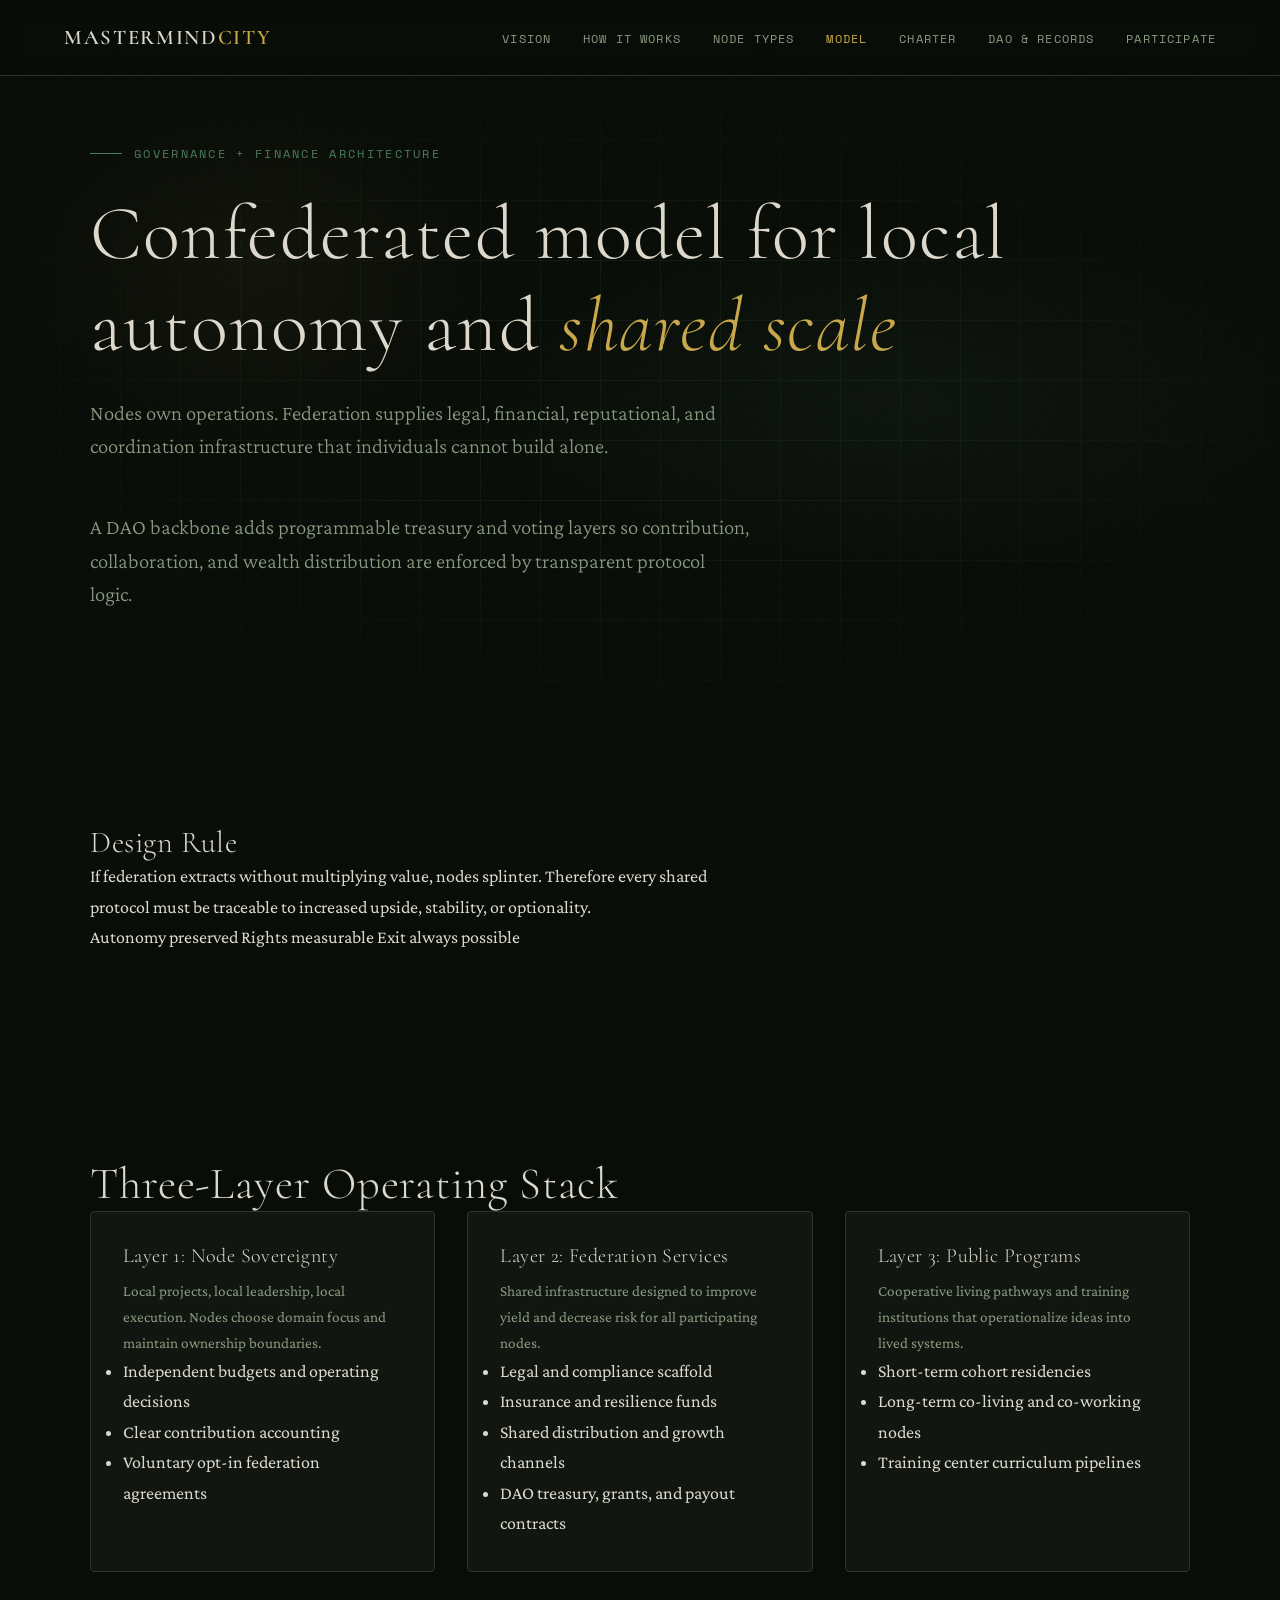
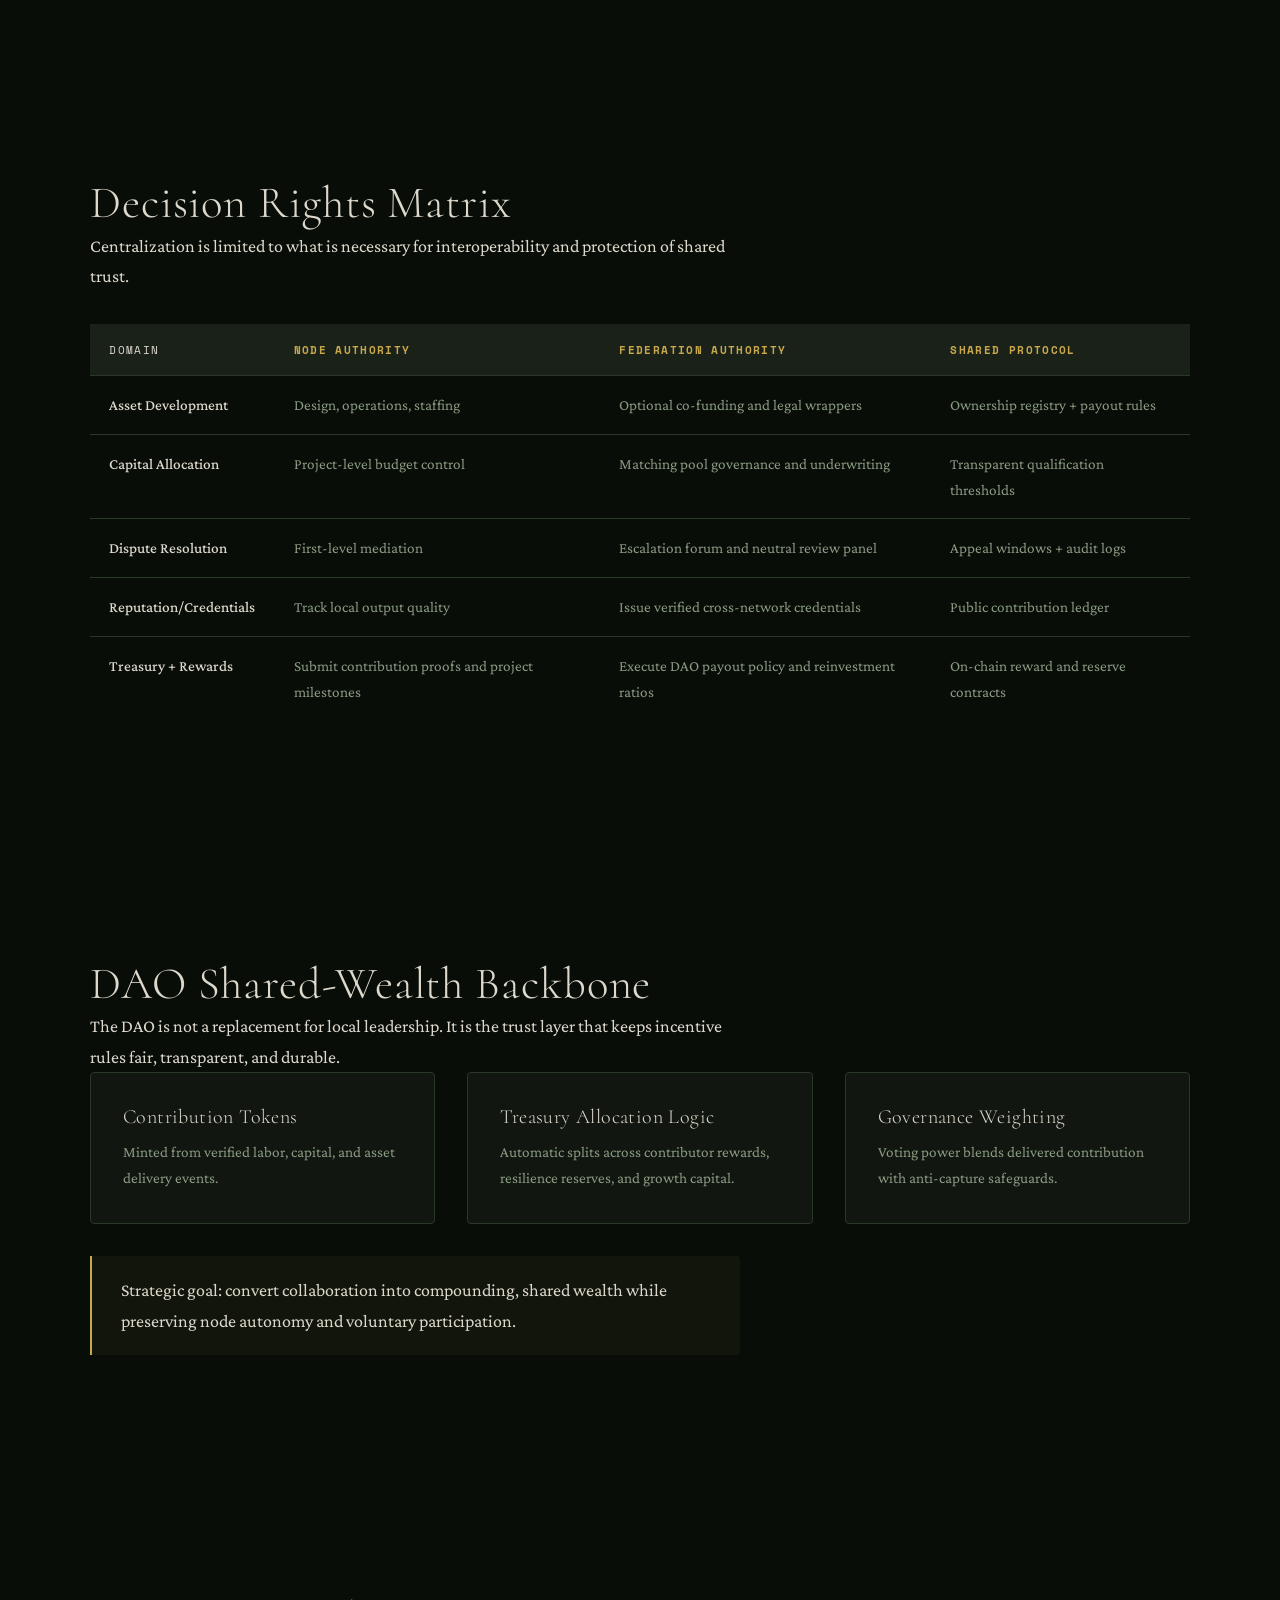
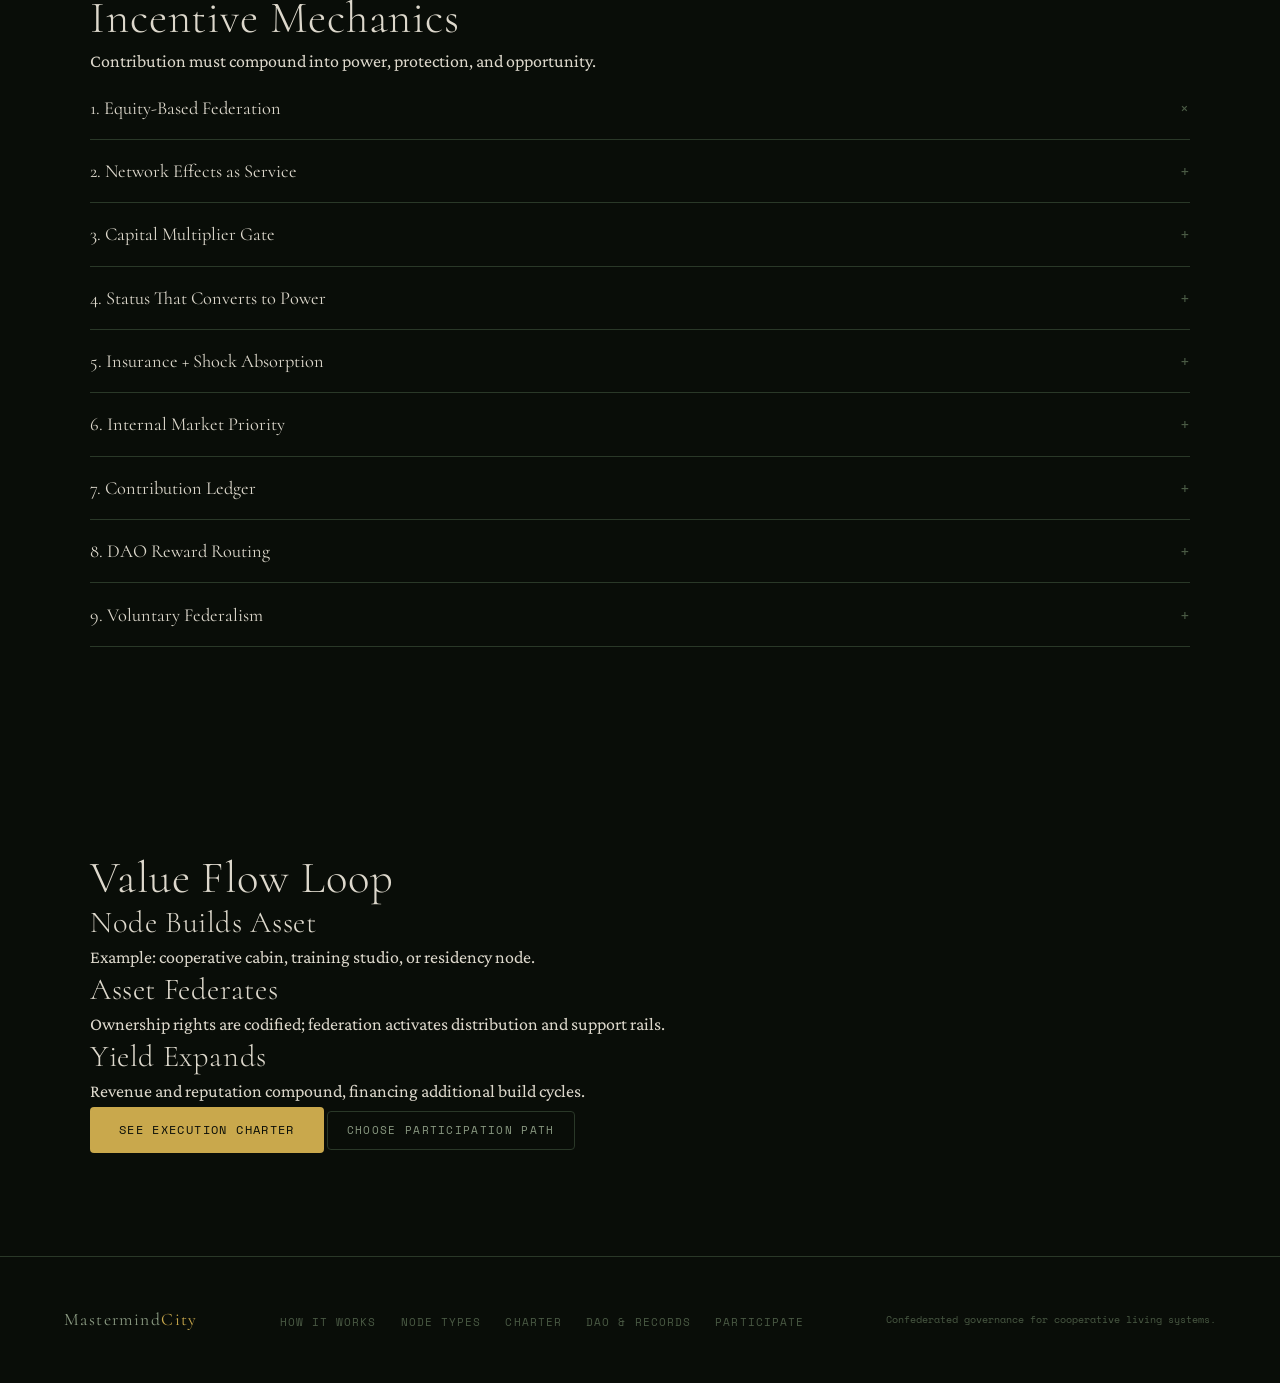
<file: model.html>
<!doctype html>
<html lang="en">

<head>
  <meta charset="UTF-8" />
  <meta name="viewport" content="width=device-width, initial-scale=1.0" />
  <title>Mastermind City | Confederated Model</title>
  <meta name="description"
    content="Detailed governance and finance architecture for Mastermind City's confederated model of autonomous nodes and federated multipliers." />
  <link rel="stylesheet" href="styles.css" />
</head>

<body>

  <nav>
    <a href="index.html" class="nav-logo">Mastermind<span>City</span></a>
    <ul class="nav-links">
      <li><a href="index.html">Vision</a></li>
      <li><a href="how-it-works.html">How It Works</a></li>
      <li><a href="node-types.html">Node Types</a></li>
      <li><a href="model.html">Model</a></li>
      <li><a href="charter.html">Charter</a></li>
      <li><a href="blockchain-dao.html">DAO & Records</a></li>
      <li><a href="participate.html">Participate</a></li>
    </ul>
    <button class="nav-hamburger" aria-label="Menu">
      <span></span><span></span><span></span>
    </button>
  </nav>

  <main>
    <section class="hero" style="min-height:55vh;">
      <div class="hero-bg"></div>
      <div class="hero-grid-lines"></div>
      <div class="hero-content">
        <p class="hero-label">Governance + Finance Architecture</p>
        <h1>
          Confederated model for local autonomy and
          <em>shared scale</em>
        </h1>
        <p class="hero-sub">
          Nodes own operations. Federation supplies legal, financial,
          reputational, and coordination infrastructure that individuals cannot
          build alone.
        </p>
        <p class="hero-sub">
          A DAO backbone adds programmable treasury and voting layers so
          contribution, collaboration, and wealth distribution are enforced by
          transparent protocol logic.
        </p>
      </div>
    </section>

    <section class="section">
      <div class="container">
        <div class="panel reveal">
          <h3>Design Rule</h3>
          <p>
            If federation extracts without multiplying value, nodes splinter.
            Therefore every shared protocol must be traceable to increased upside,
            stability, or optionality.
          </p>
          <div class="chip-row">
            <span class="chip">Autonomy preserved</span>
            <span class="chip">Rights measurable</span>
            <span class="chip">Exit always possible</span>
          </div>
        </div>
      </div>
    </section>

    <section class="section">
      <div class="container">
        <h2 class="reveal">Three-Layer Operating Stack</h2>
        <div class="grid-3">
          <article class="card reveal">
            <h3>Layer 1: Node Sovereignty</h3>
            <p>
              Local projects, local leadership, local execution. Nodes choose
              domain focus and maintain ownership boundaries.
            </p>
            <ul class="list-clean">
              <li>Independent budgets and operating decisions</li>
              <li>Clear contribution accounting</li>
              <li>Voluntary opt-in federation agreements</li>
            </ul>
          </article>
          <article class="card reveal">
            <h3>Layer 2: Federation Services</h3>
            <p>
              Shared infrastructure designed to improve yield and decrease risk
              for all participating nodes.
            </p>
            <ul class="list-clean">
              <li>Legal and compliance scaffold</li>
              <li>Insurance and resilience funds</li>
              <li>Shared distribution and growth channels</li>
              <li>DAO treasury, grants, and payout contracts</li>
            </ul>
          </article>
          <article class="card reveal">
            <h3>Layer 3: Public Programs</h3>
            <p>
              Cooperative living pathways and training institutions that
              operationalize ideas into lived systems.
            </p>
            <ul class="list-clean">
              <li>Short-term cohort residencies</li>
              <li>Long-term co-living and co-working nodes</li>
              <li>Training center curriculum pipelines</li>
            </ul>
          </article>
        </div>
      </div>
    </section>

    <section class="section section-tight">
      <div class="container panel reveal">
        <h2>Decision Rights Matrix</h2>
        <p class="intro">
          Centralization is limited to what is necessary for interoperability and
          protection of shared trust.
        </p>
        <div class="table-wrap">
          <table>
            <thead>
              <tr>
                <th>Domain</th>
                <th>Node Authority</th>
                <th>Federation Authority</th>
                <th>Shared Protocol</th>
              </tr>
            </thead>
            <tbody>
              <tr>
                <td>Asset Development</td>
                <td>Design, operations, staffing</td>
                <td>Optional co-funding and legal wrappers</td>
                <td>Ownership registry + payout rules</td>
              </tr>
              <tr>
                <td>Capital Allocation</td>
                <td>Project-level budget control</td>
                <td>Matching pool governance and underwriting</td>
                <td>Transparent qualification thresholds</td>
              </tr>
              <tr>
                <td>Dispute Resolution</td>
                <td>First-level mediation</td>
                <td>Escalation forum and neutral review panel</td>
                <td>Appeal windows + audit logs</td>
              </tr>
              <tr>
                <td>Reputation/Credentials</td>
                <td>Track local output quality</td>
                <td>Issue verified cross-network credentials</td>
                <td>Public contribution ledger</td>
              </tr>
              <tr>
                <td>Treasury + Rewards</td>
                <td>Submit contribution proofs and project milestones</td>
                <td>Execute DAO payout policy and reinvestment ratios</td>
                <td>On-chain reward and reserve contracts</td>
              </tr>
            </tbody>
          </table>
        </div>
      </div>
    </section>

    <section class="section section-tight">
      <div class="container panel reveal">
        <h2>DAO Shared-Wealth Backbone</h2>
        <p class="intro">
          The DAO is not a replacement for local leadership. It is the trust
          layer that keeps incentive rules fair, transparent, and durable.
        </p>
        <div class="grid-3">
          <article class="card">
            <h3>Contribution Tokens</h3>
            <p>Minted from verified labor, capital, and asset delivery events.</p>
          </article>
          <article class="card">
            <h3>Treasury Allocation Logic</h3>
            <p>Automatic splits across contributor rewards, resilience reserves, and growth capital.</p>
          </article>
          <article class="card">
            <h3>Governance Weighting</h3>
            <p>Voting power blends delivered contribution with anti-capture safeguards.</p>
          </article>
        </div>
        <p class="callout">
          Strategic goal: convert collaboration into compounding, shared wealth
          while preserving node autonomy and voluntary participation.
        </p>
      </div>
    </section>

    <section class="section">
      <div class="container">
        <h2 class="reveal">Incentive Mechanics</h2>
        <p class="intro reveal">
          Contribution must compound into power, protection, and opportunity.
        </p>
        <div class="accordion reveal">
          <article class="accordion-item open">
            <button class="accordion-trigger" type="button" aria-expanded="true">
              <span>1. Equity-Based Federation</span>
            </button>
            <div class="accordion-body">
              <div class="accordion-body-inner">
                Nodes retain explicit revenue rights when assets federate. Contribution
                becomes leverage, not donation.
              </div>
            </div>
          </article>

          <article class="accordion-item">
            <button class="accordion-trigger" type="button" aria-expanded="false">
              <span>2. Network Effects as Service</span>
            </button>
            <div class="accordion-body">
              <div class="accordion-body-inner">
                Federation routes occupancy, programming, legal rails, and referrals
                that independent nodes cannot source at the same efficiency.
              </div>
            </div>
          </article>

          <article class="accordion-item">
            <button class="accordion-trigger" type="button" aria-expanded="false">
              <span>3. Capital Multiplier Gate</span>
            </button>
            <div class="accordion-body">
              <div class="accordion-body-inner">
                Deliver one project, unlock pooled capital and preferred financing for
                expansion into second and third projects.
              </div>
            </div>
          </article>

          <article class="accordion-item">
            <button class="accordion-trigger" type="button" aria-expanded="false">
              <span>4. Status That Converts to Power</span>
            </button>
            <div class="accordion-body">
              <div class="accordion-body-inner">
                Verified execution increases governance voice, access to strategic
                opportunities, and domain-level decision weight.
              </div>
            </div>
          </article>

          <article class="accordion-item">
            <button class="accordion-trigger" type="button" aria-expanded="false">
              <span>5. Insurance + Shock Absorption</span>
            </button>
            <div class="accordion-body">
              <div class="accordion-body-inner">
                Legal defense and emergency buffers reduce downside volatility for
                smaller groups that would otherwise be fragile.
              </div>
            </div>
          </article>

          <article class="accordion-item">
            <button class="accordion-trigger" type="button" aria-expanded="false">
              <span>6. Internal Market Priority</span>
            </button>
            <div class="accordion-body">
              <div class="accordion-body-inner">
                Contributor nodes gain contract preference and recurring work channels
                inside the federation economy.
              </div>
            </div>
          </article>

          <article class="accordion-item">
            <button class="accordion-trigger" type="button" aria-expanded="false">
              <span>7. Contribution Ledger</span>
            </button>
            <div class="accordion-body">
              <div class="accordion-body-inner">
                Time, capital, and material inputs are legible and auditable,
                protecting against free-rider narratives.
              </div>
            </div>
          </article>

          <article class="accordion-item">
            <button class="accordion-trigger" type="button" aria-expanded="false">
              <span>8. DAO Reward Routing</span>
            </button>
            <div class="accordion-body">
              <div class="accordion-body-inner">
                Smart contracts route contributor rewards and reserve funding using
                transparent formulas tied to shipped value.
              </div>
            </div>
          </article>

          <article class="accordion-item">
            <button class="accordion-trigger" type="button" aria-expanded="false">
              <span>9. Voluntary Federalism</span>
            </button>
            <div class="accordion-body">
              <div class="accordion-body-inner">
                Exit rights and operational autonomy remain intact, ensuring
                federation remains a value amplifier, not a command hierarchy.
              </div>
            </div>
          </article>
        </div>
      </div>
    </section>

    <section class="section section-tight">
      <div class="container panel reveal">
        <h2>Value Flow Loop</h2>
        <div class="road">
          <article class="road-step">
            <h3>Node Builds Asset</h3>
            <p>Example: cooperative cabin, training studio, or residency node.</p>
          </article>
          <article class="road-step">
            <h3>Asset Federates</h3>
            <p>Ownership rights are codified; federation activates distribution and support rails.</p>
          </article>
          <article class="road-step">
            <h3>Yield Expands</h3>
            <p>Revenue and reputation compound, financing additional build cycles.</p>
          </article>
        </div>
        <div class="actions">
          <a class="btn btn-primary" href="charter.html">See Execution Charter</a>
          <a class="btn btn-ghost" href="participate.html">Choose Participation Path</a>
        </div>
      </div>
    </section>
  </main>

  <footer>
    <span class="footer-logo">Mastermind<span style="color:var(--gold)">City</span></span>
    <ul class="footer-links">
      <li><a href="how-it-works.html">How It Works</a></li>
      <li><a href="node-types.html">Node Types</a></li>
      <li><a href="charter.html">Charter</a></li>
      <li><a href="blockchain-dao.html">DAO & Records</a></li>
      <li><a href="participate.html">Participate</a></li>
    </ul>
    <span class="footer-copy">Confederated governance for cooperative living systems.</span>
  </footer>

  <script src="script.js"></script>
</body>

</html>
</file>
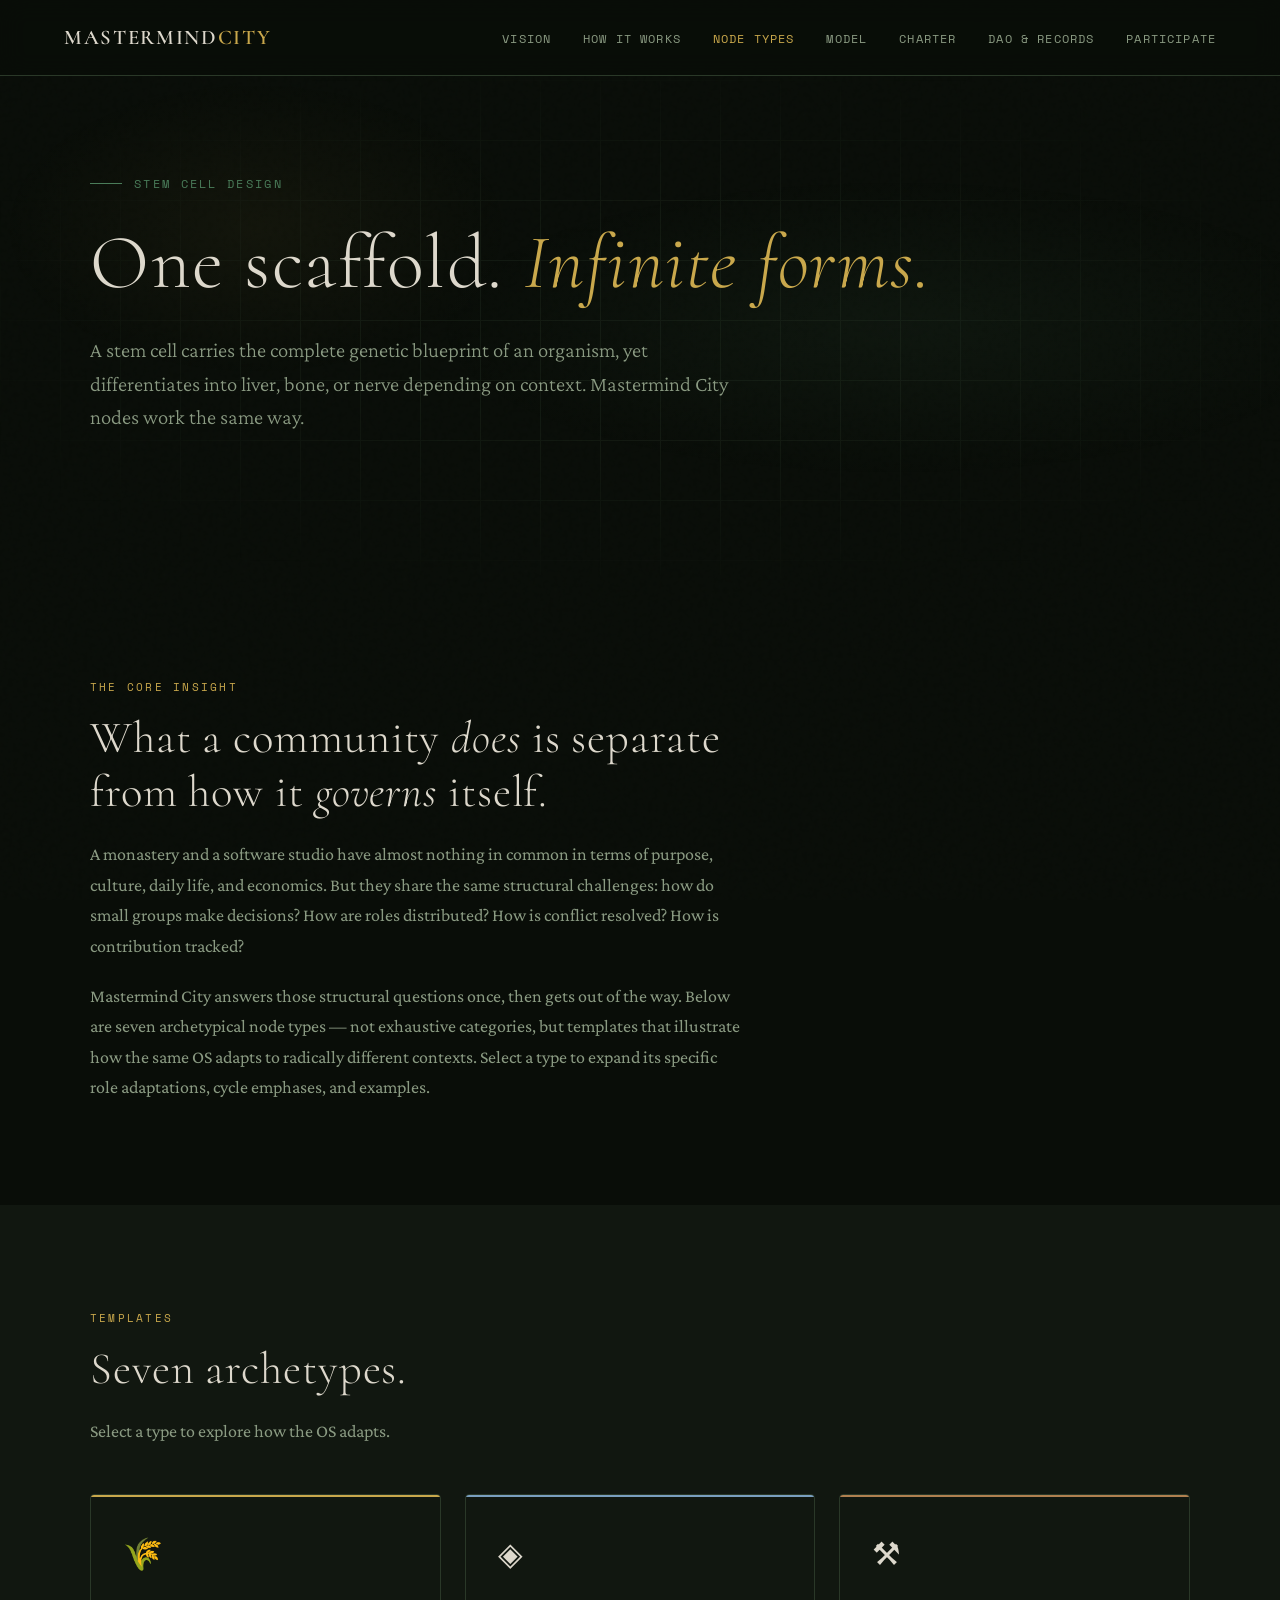
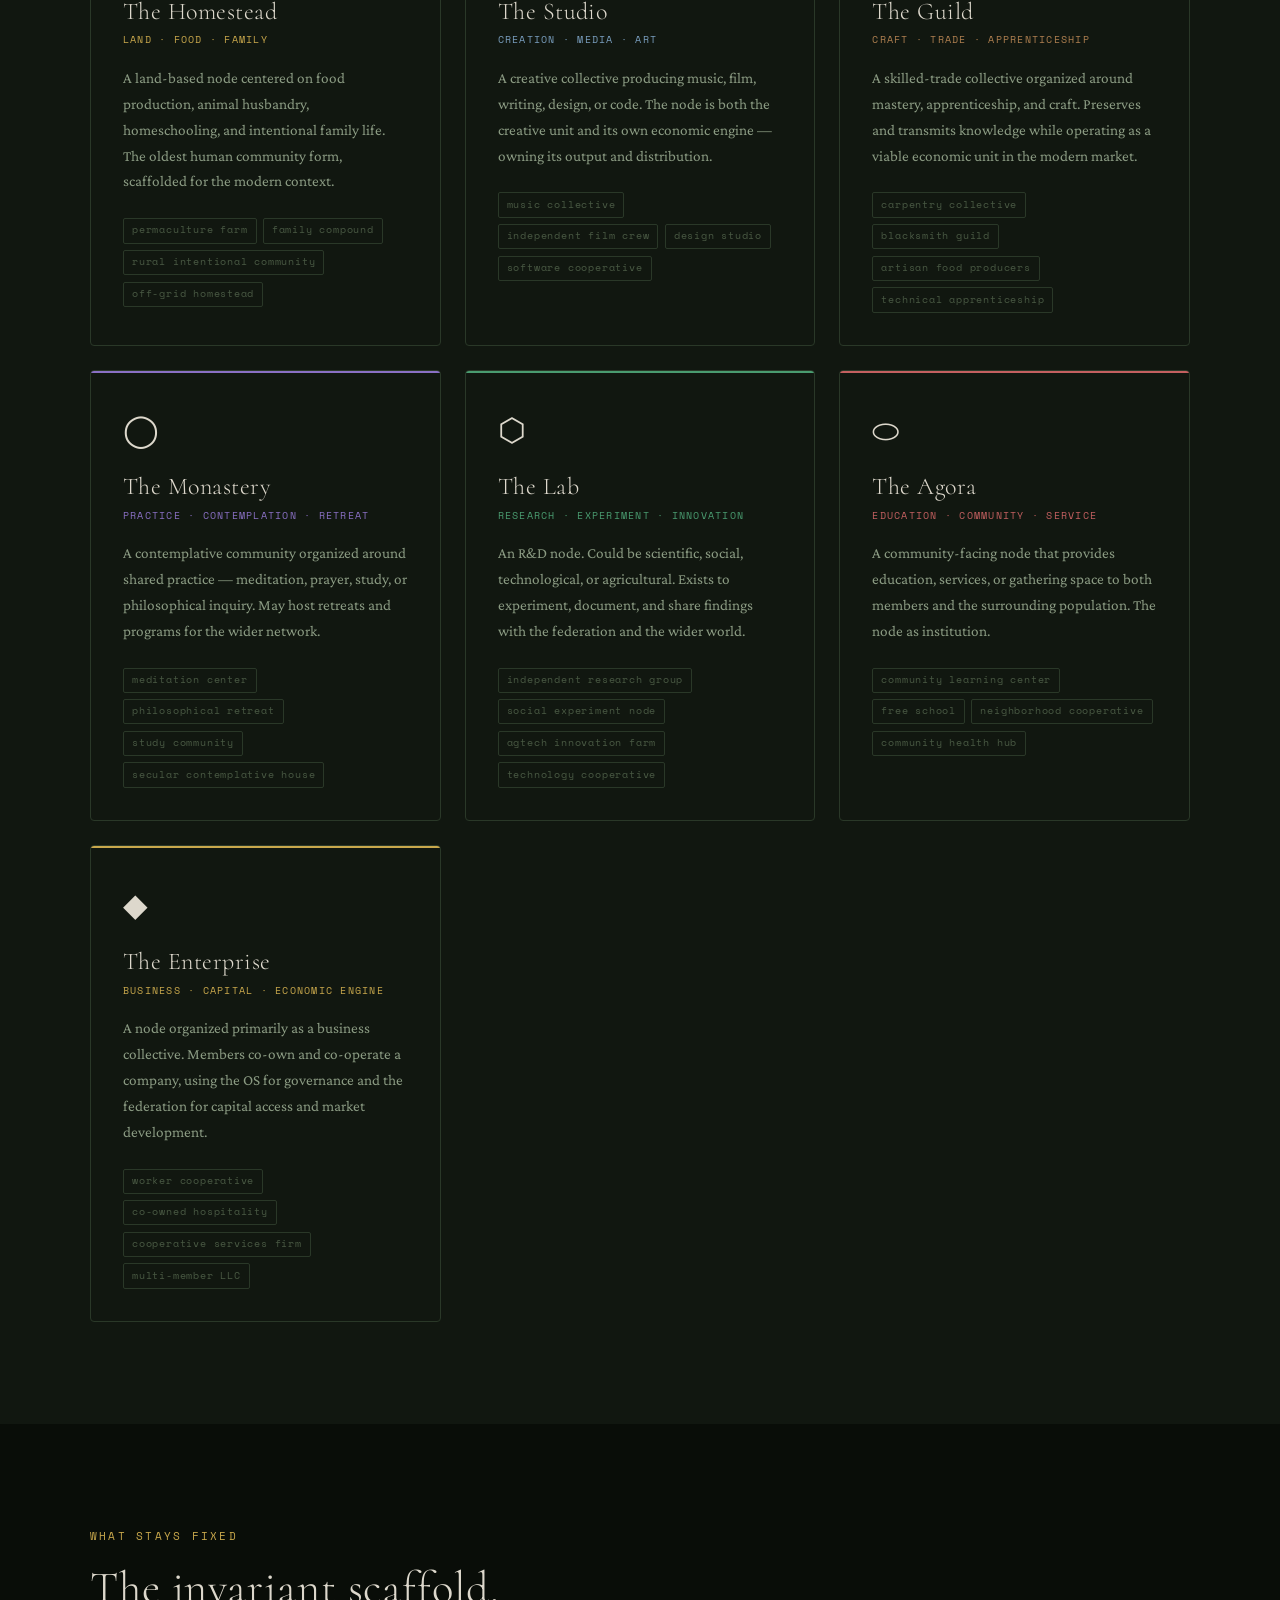
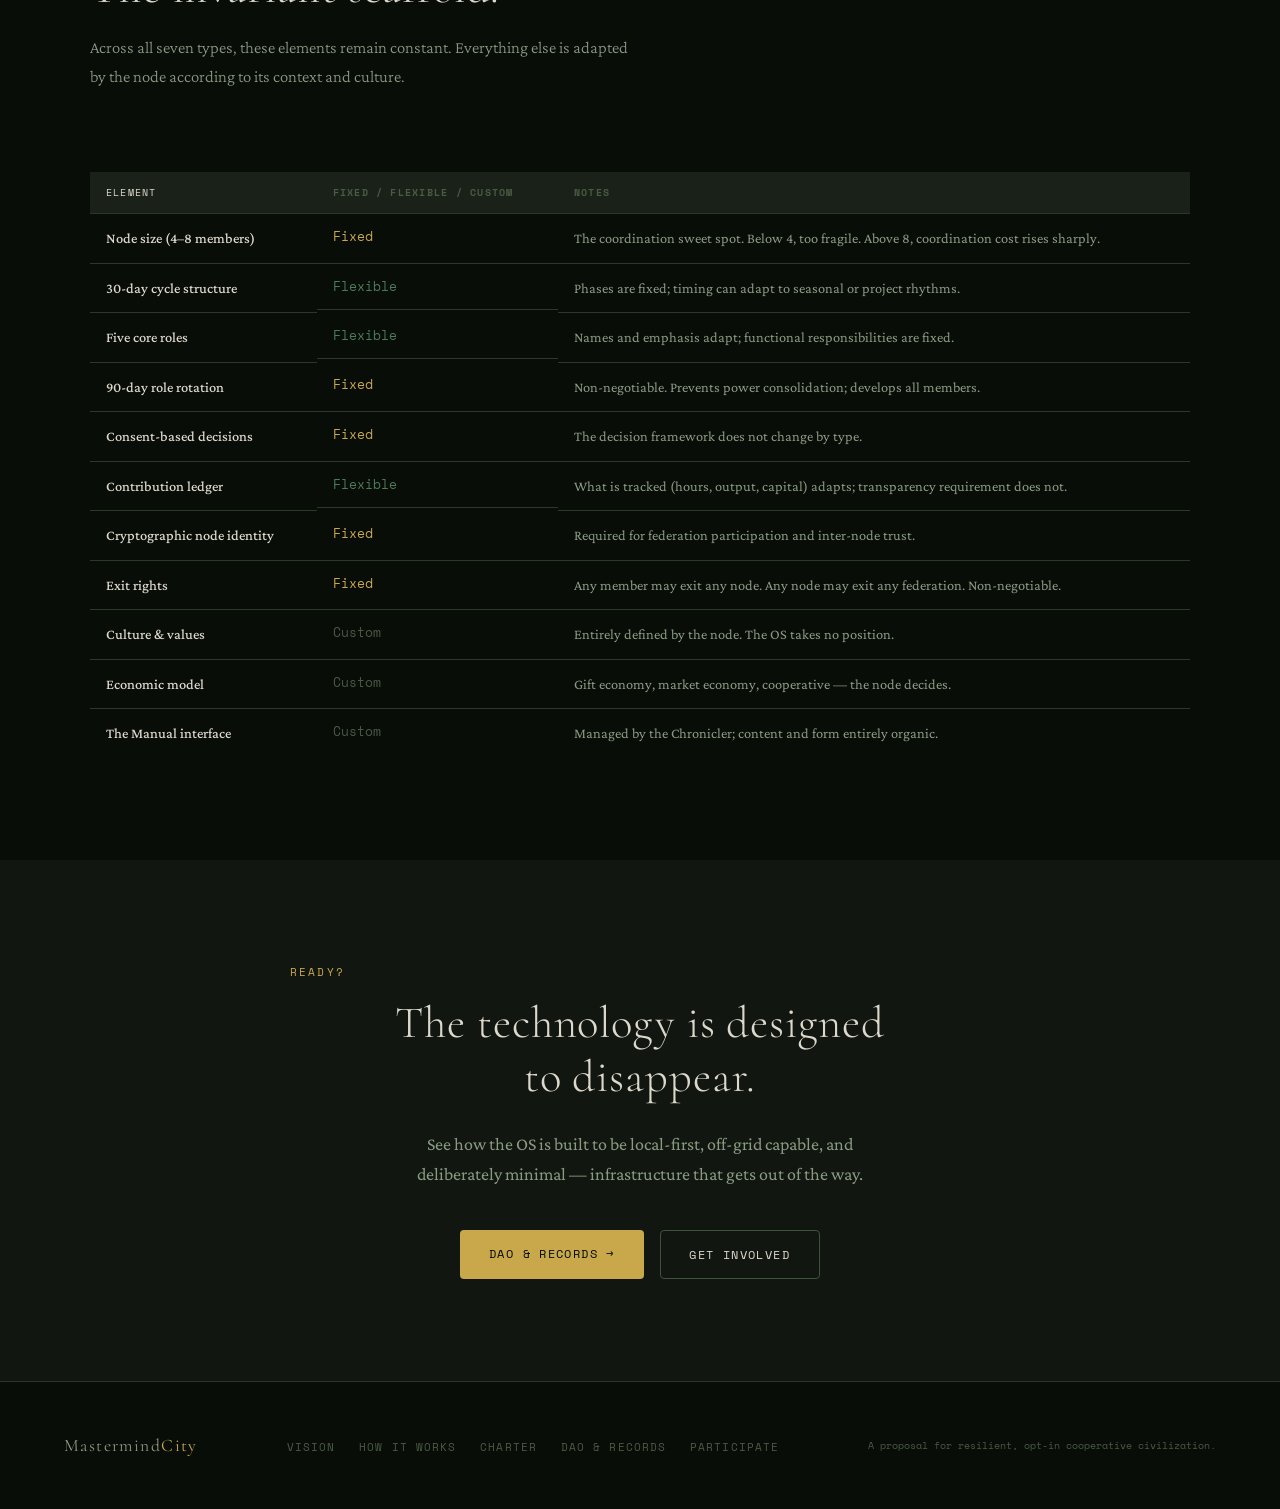
<file: node-types.html>
<!DOCTYPE html>
<html lang="en">

<head>
  <meta charset="UTF-8" />
  <meta name="viewport" content="width=device-width, initial-scale=1.0" />
  <title>Node Types — Mastermind City</title>
  <link rel="stylesheet" href="styles.css" />
  <style>
    /* stem cell header */
    .stem-intro {
      max-width: 700px;
    }

    /* node type cards */
    .type-grid {
      display: grid;
      grid-template-columns: repeat(auto-fill, minmax(320px, 1fr));
      gap: 1.5rem;
      margin-top: 3rem;
    }

    .type-card {
      background: var(--surface);
      border: 1px solid var(--border);
      border-radius: var(--radius);
      padding: 2rem;
      cursor: pointer;
      transition: border-color .3s, transform .3s;
      position: relative;
      overflow: hidden;
    }

    .type-card::before {
      content: '';
      position: absolute;
      top: 0;
      left: 0;
      right: 0;
      height: 2px;
      background: var(--card-color, var(--border2));
      transition: opacity .3s;
    }

    .type-card:hover {
      border-color: var(--border2);
      transform: translateY(-3px);
    }

    .type-card.active {
      border-color: var(--card-color, var(--border2));
    }

    .type-glyph {
      font-size: 2rem;
      margin-bottom: 1rem;
      display: block;
    }

    .type-name {
      font-family: var(--serif);
      font-size: 1.5rem;
      margin-bottom: 0.3rem;
    }

    .type-tag {
      font-family: var(--mono);
      font-size: 0.65rem;
      letter-spacing: 0.12em;
      text-transform: uppercase;
      color: var(--card-color, var(--text-dim));
      margin-bottom: 1rem;
      display: block;
    }

    .type-desc {
      color: var(--text-dim);
      font-size: 0.95rem;
      margin-bottom: 1.5rem;
    }

    .type-examples {
      list-style: none;
      display: flex;
      flex-wrap: wrap;
      gap: 0.4rem;
    }

    .type-examples li {
      font-family: var(--mono);
      font-size: 0.62rem;
      letter-spacing: 0.08em;
      padding: 0.2rem 0.5rem;
      border: 1px solid var(--border);
      border-radius: 2px;
      color: var(--text-faint);
    }

    /* detail panel */
    .type-detail {
      display: none;
      margin-top: 3rem;
      border: 1px solid var(--border2);
      border-radius: var(--radius);
      padding: 3rem;
      background: var(--surface);
      animation: fadeUp .4s ease;
    }

    .type-detail.visible {
      display: block;
    }

    @keyframes fadeUp {
      from {
        opacity: 0;
        transform: translateY(12px);
      }

      to {
        opacity: 1;
        transform: none;
      }
    }

    .detail-grid {
      display: grid;
      grid-template-columns: 1fr 1fr 1fr;
      gap: 2rem;
      margin-top: 2rem;
    }

    .detail-col h4 {
      font-family: var(--mono);
      font-size: 0.68rem;
      letter-spacing: 0.15em;
      text-transform: uppercase;
      color: var(--text-faint);
      margin-bottom: 0.8rem;
    }

    .detail-col ul {
      list-style: none;
      display: flex;
      flex-direction: column;
      gap: 0.4rem;
    }

    .detail-col li {
      font-size: 0.92rem;
      color: var(--text-dim);
      padding-left: 1rem;
      position: relative;
    }

    .detail-col li::before {
      content: '—';
      position: absolute;
      left: 0;
      color: var(--text-faint);
    }

    /* shared scaffold section */
    .scaffold-table {
      width: 100%;
      border-collapse: collapse;
      margin-top: 2rem;
      font-size: 0.9rem;
    }

    .scaffold-table th {
      font-family: var(--mono);
      font-size: 0.65rem;
      letter-spacing: 0.12em;
      text-transform: uppercase;
      color: var(--text-faint);
      text-align: left;
      padding: 0.75rem 1rem;
      border-bottom: 1px solid var(--border);
    }

    .scaffold-table td {
      padding: 0.75rem 1rem;
      border-bottom: 1px solid var(--border);
      color: var(--text-dim);
    }

    .scaffold-table tr:last-child td {
      border-bottom: none;
    }

    .scaffold-table tr:hover td {
      background: var(--surface2);
    }

    .scaffold-table .fixed {
      color: var(--gold);
      font-family: var(--mono);
      font-size: 0.8rem;
    }

    .scaffold-table .flex {
      color: var(--green);
      font-family: var(--mono);
      font-size: 0.8rem;
    }

    .scaffold-table .custom {
      color: var(--text-faint);
      font-family: var(--mono);
      font-size: 0.8rem;
    }

    @media (max-width: 768px) {
      .detail-grid {
        grid-template-columns: 1fr;
      }
    }
  </style>
</head>

<body>

  <nav>
    <a href="index.html" class="nav-logo">Mastermind<span>City</span></a>
    <ul class="nav-links">
      <li><a href="index.html">Vision</a></li>
      <li><a href="how-it-works.html">How It Works</a></li>
      <li><a href="node-types.html">Node Types</a></li>
      <li><a href="model.html">Model</a></li>
      <li><a href="charter.html">Charter</a></li>
      <li><a href="blockchain-dao.html">DAO & Records</a></li>
      <li><a href="participate.html">Participate</a></li>
    </ul>
    <button class="nav-hamburger" aria-label="Menu">
      <span></span><span></span><span></span>
    </button>
  </nav>

  <main>

    <!-- HERO -->
    <section class="hero" style="min-height:55vh;">
      <div class="hero-bg"></div>
      <div class="hero-grid-lines"></div>
      <div class="hero-content">
        <p class="hero-label">Stem Cell Design</p>
        <h1>One scaffold. <em>Infinite forms.</em></h1>
        <p class="hero-sub">
          A stem cell carries the complete genetic blueprint of an organism,
          yet differentiates into liver, bone, or nerve depending on context.
          Mastermind City nodes work the same way.
        </p>
      </div>
    </section>

    <!-- INTRO -->
    <section class="section">
      <div class="container">
        <div class="stem-intro reveal">
          <p class="section-label">The Core Insight</p>
          <h2 class="section-title">What a community <em>does</em> is separate from how it <em>governs</em> itself.</h2>
          <p style="color:var(--text-dim); margin-bottom:1.2rem;">
            A monastery and a software studio have almost nothing in common in terms of
            purpose, culture, daily life, and economics. But they share the same
            structural challenges: how do small groups make decisions? How are roles
            distributed? How is conflict resolved? How is contribution tracked?
          </p>
          <p style="color:var(--text-dim);">
            Mastermind City answers those structural questions once, then gets out of the way.
            Below are seven archetypical node types — not exhaustive categories, but
            templates that illustrate how the same OS adapts to radically different contexts.
            Select a type to expand its specific role adaptations, cycle emphases, and examples.
          </p>
        </div>
      </div>
    </section>

    <!-- NODE TYPE GRID -->
    <section class="section section--dark">
      <div class="container">
        <p class="section-label reveal">Templates</p>
        <h2 class="section-title reveal">Seven archetypes.</h2>
        <p style="color:var(--text-dim);" class="reveal">Select a type to explore how the OS adapts.</p>

        <div class="type-grid">

          <div class="type-card reveal" style="--card-color:#c9a84c;" onclick="showType('homestead')">
            <span class="type-glyph">🌾</span>
            <h3 class="type-name">The Homestead</h3>
            <span class="type-tag">Land · Food · Family</span>
            <p class="type-desc">A land-based node centered on food production, animal husbandry, homeschooling, and
              intentional family life. The oldest human community form, scaffolded for the modern context.</p>
            <ul class="type-examples">
              <li>permaculture farm</li>
              <li>family compound</li>
              <li>rural intentional community</li>
              <li>off-grid homestead</li>
            </ul>
          </div>

          <div class="type-card reveal" data-delay="60" style="--card-color:#7a9fbf;" onclick="showType('studio')">
            <span class="type-glyph">◈</span>
            <h3 class="type-name">The Studio</h3>
            <span class="type-tag">Creation · Media · Art</span>
            <p class="type-desc">A creative collective producing music, film, writing, design, or code. The node is both
              the creative unit and its own economic engine — owning its output and distribution.</p>
            <ul class="type-examples">
              <li>music collective</li>
              <li>independent film crew</li>
              <li>design studio</li>
              <li>software cooperative</li>
            </ul>
          </div>

          <div class="type-card reveal" data-delay="120" style="--card-color:#b08050;" onclick="showType('guild')">
            <span class="type-glyph">⚒</span>
            <h3 class="type-name">The Guild</h3>
            <span class="type-tag">Craft · Trade · Apprenticeship</span>
            <p class="type-desc">A skilled-trade collective organized around mastery, apprenticeship, and craft.
              Preserves and transmits knowledge while operating as a viable economic unit in the modern market.</p>
            <ul class="type-examples">
              <li>carpentry collective</li>
              <li>blacksmith guild</li>
              <li>artisan food producers</li>
              <li>technical apprenticeship</li>
            </ul>
          </div>

          <div class="type-card reveal" style="--card-color:#8a70c4;" onclick="showType('monastery')">
            <span class="type-glyph">◯</span>
            <h3 class="type-name">The Monastery</h3>
            <span class="type-tag">Practice · Contemplation · Retreat</span>
            <p class="type-desc">A contemplative community organized around shared practice — meditation, prayer, study,
              or philosophical inquiry. May host retreats and programs for the wider network.</p>
            <ul class="type-examples">
              <li>meditation center</li>
              <li>philosophical retreat</li>
              <li>study community</li>
              <li>secular contemplative house</li>
            </ul>
          </div>

          <div class="type-card reveal" data-delay="60" style="--card-color:#4a9c70;" onclick="showType('lab')">
            <span class="type-glyph">⬡</span>
            <h3 class="type-name">The Lab</h3>
            <span class="type-tag">Research · Experiment · Innovation</span>
            <p class="type-desc">An R&D node. Could be scientific, social, technological, or agricultural. Exists to
              experiment, document, and share findings with the federation and the wider world.</p>
            <ul class="type-examples">
              <li>independent research group</li>
              <li>social experiment node</li>
              <li>agtech innovation farm</li>
              <li>technology cooperative</li>
            </ul>
          </div>

          <div class="type-card reveal" data-delay="120" style="--card-color:#c46060;" onclick="showType('agora')">
            <span class="type-glyph">⬭</span>
            <h3 class="type-name">The Agora</h3>
            <span class="type-tag">Education · Community · Service</span>
            <p class="type-desc">A community-facing node that provides education, services, or gathering space to both
              members and the surrounding population. The node as institution.</p>
            <ul class="type-examples">
              <li>community learning center</li>
              <li>free school</li>
              <li>neighborhood cooperative</li>
              <li>community health hub</li>
            </ul>
          </div>

          <div class="type-card reveal" style="--card-color:#c9a84c;" onclick="showType('enterprise')">
            <span class="type-glyph">◆</span>
            <h3 class="type-name">The Enterprise</h3>
            <span class="type-tag">Business · Capital · Economic Engine</span>
            <p class="type-desc">A node organized primarily as a business collective. Members co-own and co-operate a
              company, using the OS for governance and the federation for capital access and market development.</p>
            <ul class="type-examples">
              <li>worker cooperative</li>
              <li>co-owned hospitality</li>
              <li>cooperative services firm</li>
              <li>multi-member LLC</li>
            </ul>
          </div>

        </div>

        <!-- DETAIL PANELS -->
        <div id="type-homestead" class="type-detail">
          <p class="section-label" style="color:#c9a84c;">The Homestead</p>
          <h3>Land-based node adaptations</h3>
          <p style="color:var(--text-dim); max-width:60ch; margin-top:0.5rem;">The Homestead adapts the OS toward
            seasonal rhythms rather than calendar months. The 30-day cycle maps to lunar or agricultural cycles.</p>
          <div class="detail-grid">
            <div class="detail-col">
              <h4>Role Adaptations</h4>
              <ul>
                <li>Navigator → Steward of the Land</li>
                <li>Builder → Grower / Tender</li>
                <li>Steward → Resource Keeper</li>
                <li>Chronicler → Memory Keeper</li>
                <li>Connector → Community Liaison</li>
              </ul>
            </div>
            <div class="detail-col">
              <h4>Cycle Emphasis</h4>
              <ul>
                <li>Season planning replaces monthly sprint</li>
                <li>Harvest retrospectives are primary reviews</li>
                <li>Land stewardship tracked in ledger</li>
                <li>Children included in ceremony layers</li>
                <li>The Manual holds seed histories, weather records</li>
              </ul>
            </div>
            <div class="detail-col">
              <h4>Federation Value</h4>
              <ul>
                <li>Food surplus shared via inter-node market</li>
                <li>Labor exchange during harvest periods</li>
                <li>Seed and knowledge library</li>
                <li>Training programs for new homesteaders</li>
              </ul>
            </div>
          </div>
        </div>

        <div id="type-studio" class="type-detail">
          <p class="section-label" style="color:#7a9fbf;">The Studio</p>
          <h3>Creative collective adaptations</h3>
          <p style="color:var(--text-dim); max-width:60ch; margin-top:0.5rem;">The Studio maps the 30-day cycle to
            project sprints. Contribution is tracked in creative output — hours, deliverables, IP created — rather than
            physical labor.</p>
          <div class="detail-grid">
            <div class="detail-col">
              <h4>Role Adaptations</h4>
              <ul>
                <li>Navigator → Creative Director</li>
                <li>Builder → Producer / Maker</li>
                <li>Steward → Business Manager</li>
                <li>Chronicler → Archivist / Editor</li>
                <li>Connector → Promoter / Relations</li>
              </ul>
            </div>
            <div class="detail-col">
              <h4>Cycle Emphasis</h4>
              <ul>
                <li>Monthly release or milestone target</li>
                <li>IP ownership defined in charter</li>
                <li>Revenue split rules in contribution ledger</li>
                <li>Retrospective includes audience response</li>
                <li>The Manual holds creative mythology, influences</li>
              </ul>
            </div>
            <div class="detail-col">
              <h4>Federation Value</h4>
              <ul>
                <li>Cross-node creative collaborations</li>
                <li>Shared distribution infrastructure</li>
                <li>Training center programming content</li>
                <li>Cultural production for the network</li>
              </ul>
            </div>
          </div>
        </div>

        <div id="type-guild" class="type-detail">
          <p class="section-label" style="color:#b08050;">The Guild</p>
          <h3>Craft and trade adaptations</h3>
          <p style="color:var(--text-dim); max-width:60ch; margin-top:0.5rem;">The Guild centers apprenticeship. The OS
            tracks mastery progression alongside contribution, and the Chronicler holds the craft knowledge base — the
            living technical manual of the trade.</p>
          <div class="detail-grid">
            <div class="detail-col">
              <h4>Role Adaptations</h4>
              <ul>
                <li>Navigator → Master Craftsperson</li>
                <li>Builder → Journeyperson</li>
                <li>Steward → Works Manager</li>
                <li>Chronicler → Knowledge Keeper</li>
                <li>Connector → Market Liaison</li>
              </ul>
            </div>
            <div class="detail-col">
              <h4>Cycle Emphasis</h4>
              <ul>
                <li>Apprentice advancement tracked formally</li>
                <li>Skills ledger alongside contribution ledger</li>
                <li>Masterwork milestones in cycle record</li>
                <li>Journeyperson exchange with other guilds</li>
                <li>The Manual holds craft lineage and technique</li>
              </ul>
            </div>
            <div class="detail-col">
              <h4>Federation Value</h4>
              <ul>
                <li>Preferred vendor status in network contracts</li>
                <li>Cross-guild apprentice exchange</li>
                <li>Shared equipment and workshop access</li>
                <li>Verified skill credentials for members</li>
              </ul>
            </div>
          </div>
        </div>

        <div id="type-monastery" class="type-detail">
          <p class="section-label" style="color:#8a70c4;">The Monastery</p>
          <h3>Contemplative node adaptations</h3>
          <p style="color:var(--text-dim); max-width:60ch; margin-top:0.5rem;">The Monastery is the most OS-light of all
            types. The structure serves the practice, not the other way. Silence, ritual, and slowness are features —
            the cycle rhythm accommodates them.</p>
          <div class="detail-grid">
            <div class="detail-col">
              <h4>Role Adaptations</h4>
              <ul>
                <li>Navigator → Abbot / Head of Practice</li>
                <li>Builder → Hospitality / Maintenance</li>
                <li>Steward → Cellarer (resources)</li>
                <li>Chronicler → Scribe</li>
                <li>Connector → Guest Relations</li>
              </ul>
            </div>
            <div class="detail-col">
              <h4>Cycle Emphasis</h4>
              <ul>
                <li>Daily practice rhythm supersedes OS rhythm</li>
                <li>Retreat programming generates income</li>
                <li>Silence periods respected in meeting schedule</li>
                <li>The Manual is central — the living rule</li>
                <li>Annual rather than monthly review cycles optional</li>
              </ul>
            </div>
            <div class="detail-col">
              <h4>Federation Value</h4>
              <ul>
                <li>Retreat space for federation members</li>
                <li>Contemplative programming for network</li>
                <li>Grounding function for high-output nodes</li>
                <li>Conflict resolution support for other nodes</li>
              </ul>
            </div>
          </div>
        </div>

        <div id="type-lab" class="type-detail">
          <p class="section-label" style="color:#4a9c70;">The Lab</p>
          <h3>Research and experiment adaptations</h3>
          <p style="color:var(--text-dim); max-width:60ch; margin-top:0.5rem;">The Lab treats each 30-day cycle as a
            research sprint. Findings are documented in the cycle record and shared openly with the federation and the
            public.</p>
          <div class="detail-grid">
            <div class="detail-col">
              <h4>Role Adaptations</h4>
              <ul>
                <li>Navigator → Principal Investigator</li>
                <li>Builder → Researcher / Experimenter</li>
                <li>Steward → Grants and Resources</li>
                <li>Chronicler → Documentation Lead</li>
                <li>Connector → External Collaborations</li>
              </ul>
            </div>
            <div class="detail-col">
              <h4>Cycle Emphasis</h4>
              <ul>
                <li>Hypothesis defined at Opening</li>
                <li>Experiment log maintained by Chronicler</li>
                <li>Findings published at Close</li>
                <li>Failure documentation as valued as success</li>
                <li>The Manual holds the intellectual tradition</li>
              </ul>
            </div>
            <div class="detail-col">
              <h4>Federation Value</h4>
              <ul>
                <li>Open findings benefit all nodes</li>
                <li>Testing ground for OS improvements</li>
                <li>Grant-funded work shared with federation</li>
                <li>Technical consulting for other nodes</li>
              </ul>
            </div>
          </div>
        </div>

        <div id="type-agora" class="type-detail">
          <p class="section-label" style="color:#c46060;">The Agora</p>
          <h3>Community-facing node adaptations</h3>
          <p style="color:var(--text-dim); max-width:60ch; margin-top:0.5rem;">The Agora is outward-facing by design.
            Its primary relationship is with the surrounding community, not just the federation. The Connector role is
            expanded.</p>
          <div class="detail-grid">
            <div class="detail-col">
              <h4>Role Adaptations</h4>
              <ul>
                <li>Navigator → Community Director</li>
                <li>Builder → Program Coordinator</li>
                <li>Steward → Finance and Grants</li>
                <li>Chronicler → Librarian / Archivist</li>
                <li>Connector → Expanded — two members</li>
              </ul>
            </div>
            <div class="detail-col">
              <h4>Cycle Emphasis</h4>
              <ul>
                <li>Program calendar replaces sprint planning</li>
                <li>Community participation metrics tracked</li>
                <li>Public events as primary deliverables</li>
                <li>Scholarship and access explicitly tracked</li>
                <li>The Manual holds community stories</li>
              </ul>
            </div>
            <div class="detail-col">
              <h4>Federation Value</h4>
              <ul>
                <li>Public interface for the wider network</li>
                <li>Recruitment funnel for new node members</li>
                <li>Training center programming delivery</li>
                <li>Bridge between nodes and non-members</li>
              </ul>
            </div>
          </div>
        </div>

        <div id="type-enterprise" class="type-detail">
          <p class="section-label" style="color:#c9a84c;">The Enterprise</p>
          <h3>Business collective adaptations</h3>
          <p style="color:var(--text-dim); max-width:60ch; margin-top:0.5rem;">The Enterprise is the most economically
            focused node type. The OS handles what traditional company structure usually handles: governance, role
            clarity, and accountability — without the hierarchy.</p>
          <div class="detail-grid">
            <div class="detail-col">
              <h4>Role Adaptations</h4>
              <ul>
                <li>Navigator → Managing Director</li>
                <li>Builder → Operations Lead</li>
                <li>Steward → CFO function</li>
                <li>Chronicler → Secretary / Compliance</li>
                <li>Connector → Business Development</li>
              </ul>
            </div>
            <div class="detail-col">
              <h4>Cycle Emphasis</h4>
              <ul>
                <li>Revenue and pipeline reviewed at opening</li>
                <li>Contribution ledger is equity-weighted</li>
                <li>Exit rights formalized in charter</li>
                <li>Monthly P&amp;L presented by Steward</li>
                <li>The Manual holds company mythology, values</li>
              </ul>
            </div>
            <div class="detail-col">
              <h4>Federation Value</h4>
              <ul>
                <li>Primary economic engine of the network</li>
                <li>Capital multiplier through federation access</li>
                <li>Internal market preferred vendor channels</li>
                <li>Shared legal and financial infrastructure</li>
              </ul>
            </div>
          </div>
        </div>

      </div>
    </section>

    <!-- SHARED SCAFFOLD TABLE -->
    <section class="section">
      <div class="container">
        <p class="section-label reveal">What Stays Fixed</p>
        <h2 class="section-title reveal">The invariant scaffold.</h2>
        <p class="section-sub reveal">
          Across all seven types, these elements remain constant. Everything else is
          adapted by the node according to its context and culture.
        </p>
        <div class="reveal" style="overflow-x:auto;">
          <table class="scaffold-table">
            <thead>
              <tr>
                <th>Element</th>
                <th>Fixed / Flexible / Custom</th>
                <th>Notes</th>
              </tr>
            </thead>
            <tbody>
              <tr>
                <td>Node size (4–8 members)</td>
                <td class="fixed">Fixed</td>
                <td>The coordination sweet spot. Below 4, too fragile. Above 8, coordination cost rises sharply.</td>
              </tr>
              <tr>
                <td>30-day cycle structure</td>
                <td class="flex">Flexible</td>
                <td>Phases are fixed; timing can adapt to seasonal or project rhythms.</td>
              </tr>
              <tr>
                <td>Five core roles</td>
                <td class="flex">Flexible</td>
                <td>Names and emphasis adapt; functional responsibilities are fixed.</td>
              </tr>
              <tr>
                <td>90-day role rotation</td>
                <td class="fixed">Fixed</td>
                <td>Non-negotiable. Prevents power consolidation; develops all members.</td>
              </tr>
              <tr>
                <td>Consent-based decisions</td>
                <td class="fixed">Fixed</td>
                <td>The decision framework does not change by type.</td>
              </tr>
              <tr>
                <td>Contribution ledger</td>
                <td class="flex">Flexible</td>
                <td>What is tracked (hours, output, capital) adapts; transparency requirement does not.</td>
              </tr>
              <tr>
                <td>Cryptographic node identity</td>
                <td class="fixed">Fixed</td>
                <td>Required for federation participation and inter-node trust.</td>
              </tr>
              <tr>
                <td>Exit rights</td>
                <td class="fixed">Fixed</td>
                <td>Any member may exit any node. Any node may exit any federation. Non-negotiable.</td>
              </tr>
              <tr>
                <td>Culture &amp; values</td>
                <td class="custom">Custom</td>
                <td>Entirely defined by the node. The OS takes no position.</td>
              </tr>
              <tr>
                <td>Economic model</td>
                <td class="custom">Custom</td>
                <td>Gift economy, market economy, cooperative — the node decides.</td>
              </tr>
              <tr>
                <td>The Manual interface</td>
                <td class="custom">Custom</td>
                <td>Managed by the Chronicler; content and form entirely organic.</td>
              </tr>
            </tbody>
          </table>
        </div>
      </div>
    </section>

    <!-- CTA -->
    <section class="section section--dark">
      <div class="container text-center">
        <p class="section-label reveal">Ready?</p>
        <h2 style="max-width:500px; margin: 0 auto 1.5rem;" class="reveal">The technology is designed to disappear.</h2>
        <p style="color:var(--text-dim); max-width:48ch; margin:0 auto 2.5rem;" class="reveal">
          See how the OS is built to be local-first, off-grid capable, and deliberately
          minimal — infrastructure that gets out of the way.
        </p>
        <div class="flex gap-1 flex-wrap" style="justify-content:center;">
          <a href="blockchain-dao.html" class="btn btn-primary reveal">DAO & Records →</a>
          <a href="participate.html" class="btn btn-secondary reveal" data-delay="80">Get Involved</a>
        </div>
      </div>
    </section>

  </main>

  <footer>
    <span class="footer-logo">Mastermind<span style="color:var(--gold)">City</span></span>
    <ul class="footer-links">
      <li><a href="index.html">Vision</a></li>
      <li><a href="how-it-works.html">How It Works</a></li>
      <li><a href="charter.html">Charter</a></li>
      <li><a href="blockchain-dao.html">DAO & Records</a></li>
      <li><a href="participate.html">Participate</a></li>
    </ul>
    <span class="footer-copy">A proposal for resilient, opt-in cooperative civilization.</span>
  </footer>

  <script src="script.js"></script>
  <script>
    function showType(type) {
      // hide all details
      document.querySelectorAll('.type-detail').forEach(el => el.classList.remove('visible'));
      // remove active from all cards
      document.querySelectorAll('.type-card').forEach(el => el.classList.remove('active'));

      // show selected
      const detail = document.getElementById('type-' + type);
      if (detail) {
        detail.classList.add('visible');
        detail.scrollIntoView({ behavior: 'smooth', block: 'nearest' });
      }

      // mark card active
      event.currentTarget.classList.add('active');
    }
  </script>
</body>

</html>
</file>
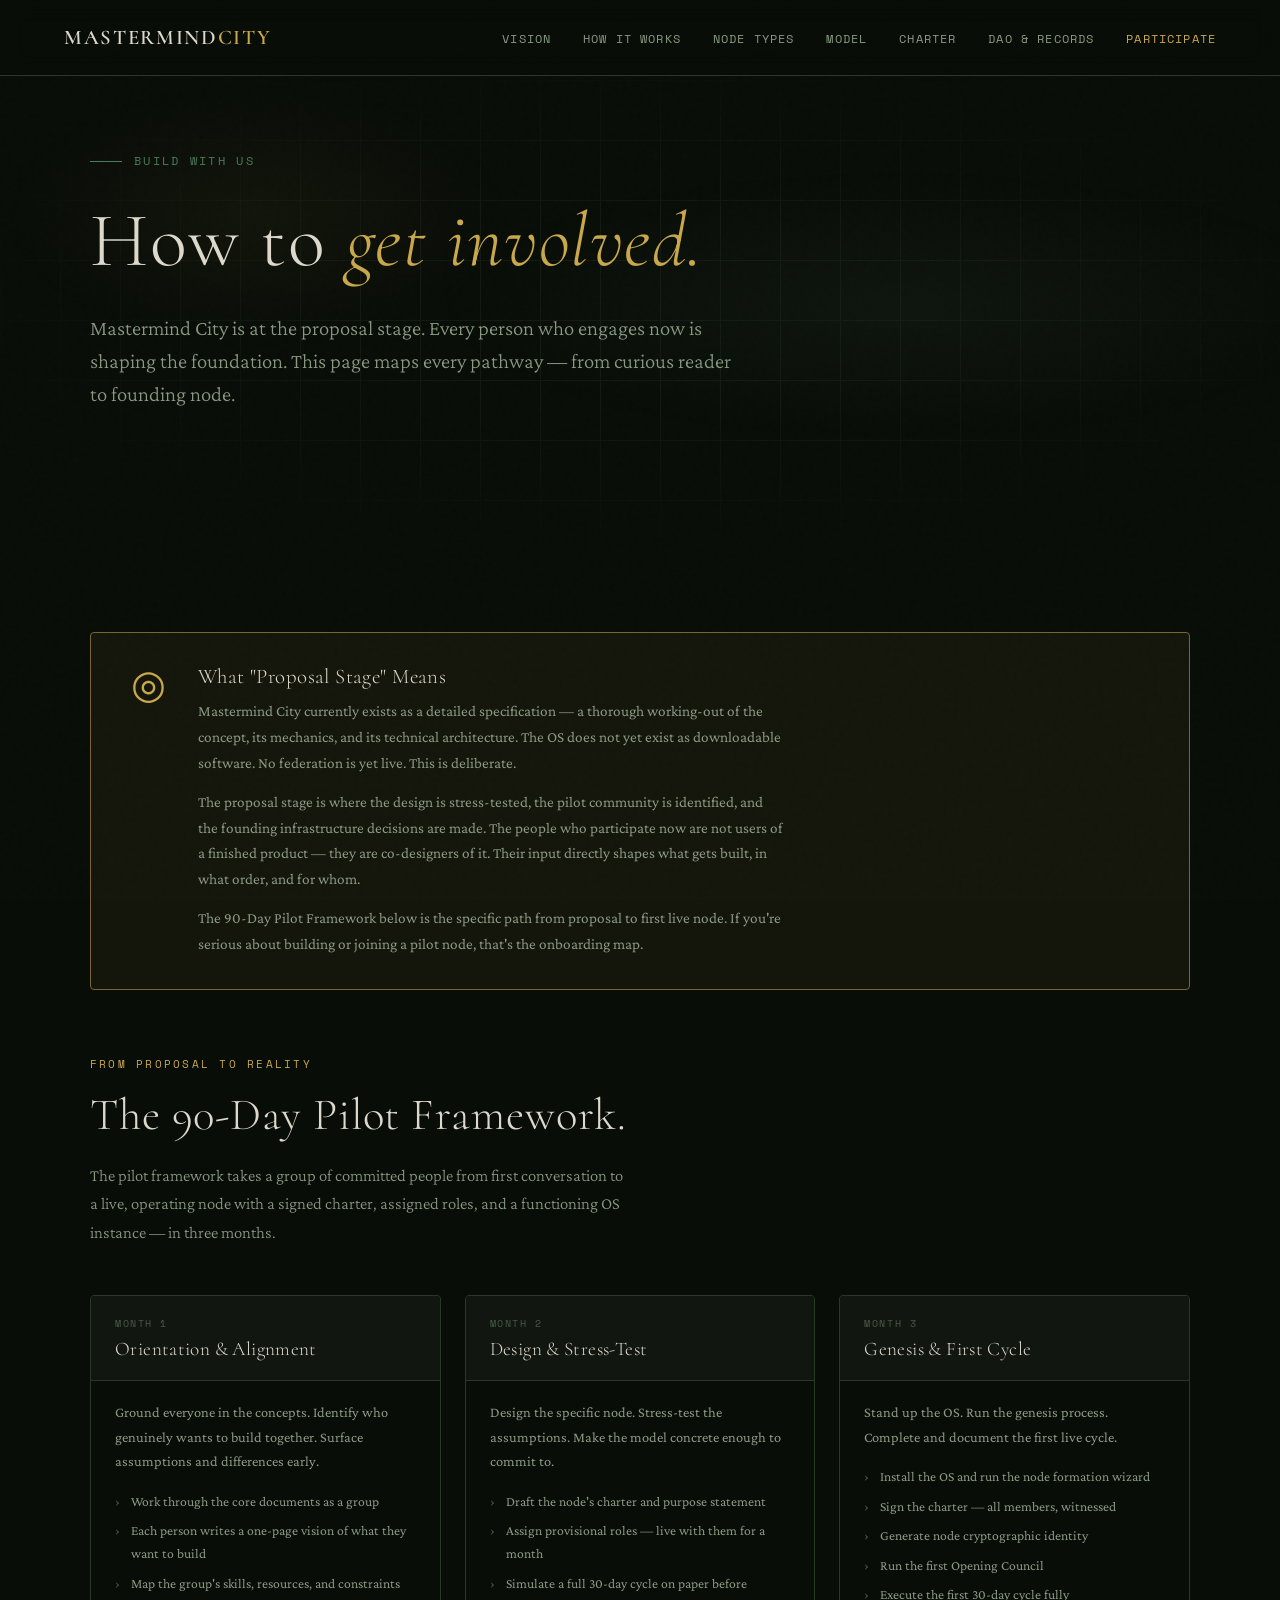
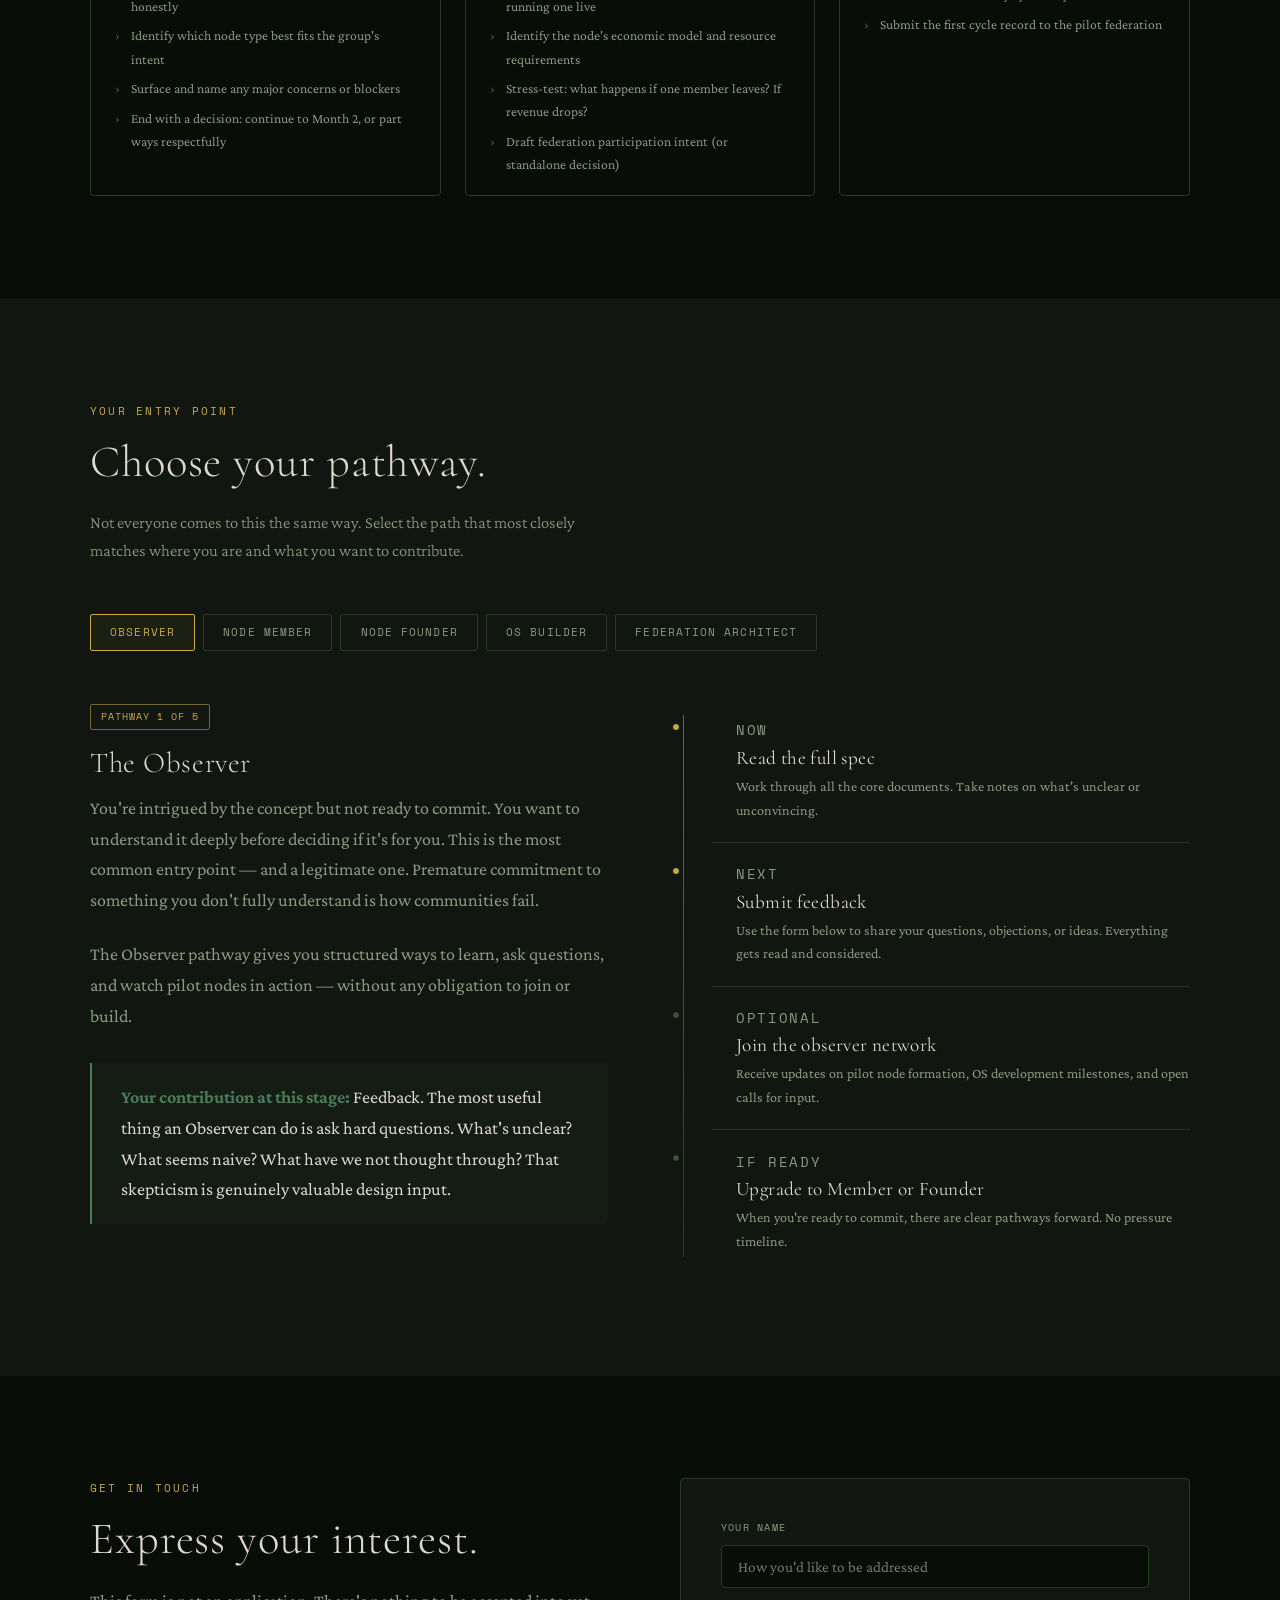
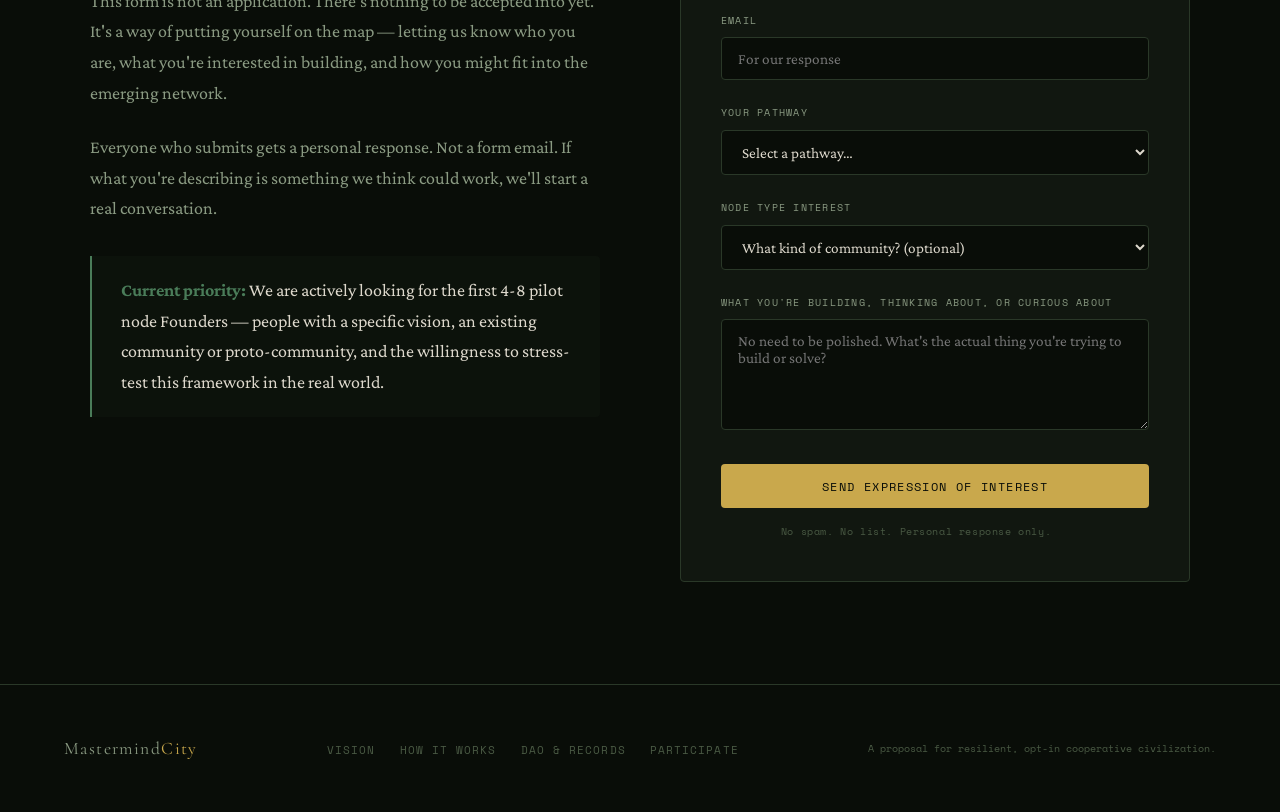
<file: participate.html>
<!DOCTYPE html>
<html lang="en">

<head>
  <meta charset="UTF-8" />
  <meta name="viewport" content="width=device-width, initial-scale=1.0" />
  <title>Participate — Mastermind City</title>
  <link rel="stylesheet" href="styles.css" />
  <style>
    /* proposal stage banner */
    .proposal-banner {
      background: rgba(201, 168, 76, 0.06);
      border: 1px solid var(--gold-dim);
      border-radius: var(--radius);
      padding: 2rem 2.5rem;
      display: flex;
      gap: 2rem;
      align-items: flex-start;
      margin-bottom: 4rem;
    }

    .proposal-banner-icon {
      font-family: var(--serif);
      font-size: 2.5rem;
      color: var(--gold);
      line-height: 1;
      flex-shrink: 0;
    }

    .proposal-banner h3 {
      margin-bottom: 0.5rem;
      font-size: 1.3rem;
    }

    .proposal-banner p {
      color: var(--text-dim);
      font-size: 0.95rem;
    }

    /* pathway tabs */
    .pathway-tabs {
      display: flex;
      gap: 0.5rem;
      flex-wrap: wrap;
      margin-bottom: 3rem;
    }

    .pathway-tab {
      font-family: var(--mono);
      font-size: 0.68rem;
      letter-spacing: 0.1em;
      text-transform: uppercase;
      padding: 0.6rem 1.2rem;
      border: 1px solid var(--border);
      border-radius: 2px;
      cursor: pointer;
      background: none;
      color: var(--text-dim);
      transition: all .2s;
    }

    .pathway-tab:hover {
      border-color: var(--border2);
      color: var(--text);
    }

    .pathway-tab.active {
      border-color: var(--gold);
      color: var(--gold);
      background: rgba(201, 168, 76, 0.06);
    }

    /* pathway panels */
    .pathway-panel {
      display: none;
    }

    .pathway-panel.active {
      display: block;
    }

    /* pathway content grid */
    .pathway-content {
      display: grid;
      grid-template-columns: 1fr 1fr;
      gap: 4rem;
      align-items: start;
    }

    /* journey map */
    .journey-track {
      position: relative;
      padding-left: 2.5rem;
    }

    .journey-track::before {
      content: '';
      position: absolute;
      left: 11px;
      top: 1rem;
      bottom: 1rem;
      width: 1px;
      background: linear-gradient(to bottom, var(--gold-dim), var(--border));
    }

    .journey-step {
      position: relative;
      padding: 1.2rem 0 1.2rem 1.5rem;
      border-bottom: 1px solid var(--border);
    }

    .journey-step:last-child {
      border-bottom: none;
    }

    .journey-step::before {
      content: '';
      position: absolute;
      left: -2.5rem;
      top: 1.5rem;
      width: 8px;
      height: 8px;
      border-radius: 50%;
      background: var(--border2);
      border: 1px solid var(--bg);
      z-index: 1;
    }

    .journey-step.active-step::before {
      background: var(--gold);
    }

    .journey-step-label {
      font-family: var(--mono);
      font-size: 0.62rem;
      letter-spacing: 0.12em;
      text-transform: uppercase;
      color: var(--text-faint);
      margin-bottom: 0.3rem;
    }

    .journey-step h4 {
      margin-bottom: 0.3rem;
    }

    .journey-step p {
      font-size: 0.88rem;
      color: var(--text-dim);
    }

    /* role detail card */
    .role-card {
      background: var(--surface);
      border: 1px solid var(--border);
      border-radius: var(--radius);
      padding: 2rem;
    }

    .role-card h3 {
      font-size: 1.4rem;
      margin-bottom: 0.5rem;
    }

    .role-card .role-subtitle {
      font-family: var(--mono);
      font-size: 0.68rem;
      color: var(--text-faint);
      letter-spacing: 0.1em;
      text-transform: uppercase;
      margin-bottom: 1.5rem;
    }

    .role-detail-row {
      padding: 1rem 0;
      border-bottom: 1px solid var(--border);
    }

    .role-detail-row:last-child {
      border-bottom: none;
    }

    .role-detail-row h5 {
      font-family: var(--mono);
      font-size: 0.65rem;
      letter-spacing: 0.12em;
      text-transform: uppercase;
      color: var(--text-faint);
      margin-bottom: 0.4rem;
    }

    .role-detail-row p {
      font-size: 0.9rem;
      color: var(--text-dim);
    }

    .role-detail-row ul {
      list-style: none;
      display: flex;
      flex-direction: column;
      gap: 0.3rem;
    }

    .role-detail-row li {
      font-size: 0.88rem;
      color: var(--text-dim);
      padding-left: 1rem;
      position: relative;
    }

    .role-detail-row li::before {
      content: '—';
      position: absolute;
      left: 0;
      color: var(--text-faint);
    }

    /* 90-day pilot framework */
    .pilot-grid {
      display: grid;
      grid-template-columns: repeat(3, 1fr);
      gap: 1.5rem;
      margin-top: 2rem;
    }

    .pilot-month {
      border: 1px solid var(--border);
      border-radius: var(--radius);
      overflow: hidden;
    }

    .pilot-month-header {
      background: var(--surface);
      border-bottom: 1px solid var(--border);
      padding: 1.2rem 1.5rem;
    }

    .pilot-month-header .m-label {
      font-family: var(--mono);
      font-size: 0.65rem;
      letter-spacing: 0.15em;
      text-transform: uppercase;
      color: var(--text-faint);
      margin-bottom: 0.3rem;
    }

    .pilot-month-header h3 {
      font-size: 1.2rem;
    }

    .pilot-month-body {
      padding: 1.2rem 1.5rem;
    }

    .pilot-month-body p {
      font-size: 0.9rem;
      color: var(--text-dim);
      margin-bottom: 1rem;
    }

    .pilot-month-body ul {
      list-style: none;
      display: flex;
      flex-direction: column;
      gap: 0.4rem;
    }

    .pilot-month-body li {
      font-size: 0.85rem;
      color: var(--text-dim);
      padding-left: 1rem;
      position: relative;
    }

    .pilot-month-body li::before {
      content: '›';
      position: absolute;
      left: 0;
      color: var(--text-faint);
    }

    /* form */
    .interest-form {
      background: var(--surface);
      border: 1px solid var(--border);
      border-radius: var(--radius);
      padding: 2.5rem;
      max-width: 550px;
    }

    .form-field {
      margin-bottom: 1.5rem;
    }

    .form-field label {
      display: block;
      font-family: var(--mono);
      font-size: 0.65rem;
      letter-spacing: 0.12em;
      text-transform: uppercase;
      color: var(--text-dim);
      margin-bottom: 0.5rem;
    }

    .form-field input,
    .form-field select,
    .form-field textarea {
      width: 100%;
      background: var(--bg);
      border: 1px solid var(--border);
      border-radius: var(--radius);
      color: var(--text);
      font-family: var(--body);
      font-size: 0.95rem;
      padding: 0.75rem 1rem;
      outline: none;
      transition: border-color .2s;
      resize: vertical;
    }

    .form-field input:focus,
    .form-field select:focus,
    .form-field textarea:focus {
      border-color: var(--gold);
    }

    .form-field select option {
      background: var(--surface);
    }

    @media (max-width: 768px) {
      .pathway-content {
        grid-template-columns: 1fr;
      }

      .pilot-grid {
        grid-template-columns: 1fr;
      }

      .proposal-banner {
        flex-direction: column;
        gap: 1rem;
      }
    }
  </style>
</head>

<body>

  <nav>
    <a href="index.html" class="nav-logo">Mastermind<span>City</span></a>
    <ul class="nav-links">
      <li><a href="index.html">Vision</a></li>
      <li><a href="how-it-works.html">How It Works</a></li>
      <li><a href="node-types.html">Node Types</a></li>
      <li><a href="model.html">Model</a></li>
      <li><a href="charter.html">Charter</a></li>
      <li><a href="blockchain-dao.html">DAO & Records</a></li>
      <li><a href="participate.html">Participate</a></li>
    </ul>
    <button class="nav-hamburger" aria-label="Menu">
      <span></span><span></span><span></span>
    </button>
  </nav>

  <main>

    <!-- HERO -->
    <section class="hero" style="min-height:50vh;">
      <div class="hero-bg"></div>
      <div class="hero-grid-lines"></div>
      <div class="hero-content">
        <p class="hero-label">Build With Us</p>
        <h1>How to <em>get involved.</em></h1>
        <p class="hero-sub">
          Mastermind City is at the proposal stage. Every person who engages now
          is shaping the foundation. This page maps every pathway — from curious
          reader to founding node.
        </p>
      </div>
    </section>

    <!-- PROPOSAL STAGE EXPLAINER -->
    <section class="section">
      <div class="container">
        <div class="proposal-banner reveal">
          <div class="proposal-banner-icon">◎</div>
          <div>
            <h3>What "Proposal Stage" Means</h3>
            <p>
              Mastermind City currently exists as a detailed specification — a thorough working-out
              of the concept, its mechanics, and its technical architecture. The OS does not yet
              exist as downloadable software. No federation is yet live. This is deliberate.
            </p>
            <p style="margin-top:0.8rem;">
              The proposal stage is where the design is stress-tested, the pilot community is
              identified, and the founding infrastructure decisions are made. The people who
              participate now are not users of a finished product — they are co-designers of it.
              Their input directly shapes what gets built, in what order, and for whom.
            </p>
            <p style="margin-top:0.8rem;">
              The 90-Day Pilot Framework below is the specific path from proposal to first
              live node. If you're serious about building or joining a pilot node, that's
              the onboarding map.
            </p>
          </div>
        </div>

        <!-- 90-DAY PILOT FRAMEWORK -->
        <p class="section-label reveal">From Proposal to Reality</p>
        <h2 class="section-title reveal">The 90-Day Pilot Framework.</h2>
        <p class="section-sub reveal">
          The pilot framework takes a group of committed people from first conversation
          to a live, operating node with a signed charter, assigned roles, and a
          functioning OS instance — in three months.
        </p>
        <div class="pilot-grid">
          <div class="pilot-month reveal">
            <div class="pilot-month-header">
              <p class="m-label">Month 1</p>
              <h3>Orientation & Alignment</h3>
            </div>
            <div class="pilot-month-body">
              <p>Ground everyone in the concepts. Identify who genuinely wants to build together. Surface assumptions
                and differences early.</p>
              <ul>
                <li>Work through the core documents as a group</li>
                <li>Each person writes a one-page vision of what they want to build</li>
                <li>Map the group's skills, resources, and constraints honestly</li>
                <li>Identify which node type best fits the group's intent</li>
                <li>Surface and name any major concerns or blockers</li>
                <li>End with a decision: continue to Month 2, or part ways respectfully</li>
              </ul>
            </div>
          </div>
          <div class="pilot-month reveal" data-delay="80">
            <div class="pilot-month-header">
              <p class="m-label">Month 2</p>
              <h3>Design & Stress-Test</h3>
            </div>
            <div class="pilot-month-body">
              <p>Design the specific node. Stress-test the assumptions. Make the model concrete enough to commit to.</p>
              <ul>
                <li>Draft the node's charter and purpose statement</li>
                <li>Assign provisional roles — live with them for a month</li>
                <li>Simulate a full 30-day cycle on paper before running one live</li>
                <li>Identify the node's economic model and resource requirements</li>
                <li>Stress-test: what happens if one member leaves? If revenue drops?</li>
                <li>Draft federation participation intent (or standalone decision)</li>
              </ul>
            </div>
          </div>
          <div class="pilot-month reveal" data-delay="160">
            <div class="pilot-month-header">
              <p class="m-label">Month 3</p>
              <h3>Genesis & First Cycle</h3>
            </div>
            <div class="pilot-month-body">
              <p>Stand up the OS. Run the genesis process. Complete and document the first live cycle.</p>
              <ul>
                <li>Install the OS and run the node formation wizard</li>
                <li>Sign the charter — all members, witnessed</li>
                <li>Generate node cryptographic identity</li>
                <li>Run the first Opening Council</li>
                <li>Execute the first 30-day cycle fully</li>
                <li>Submit the first cycle record to the pilot federation</li>
              </ul>
            </div>
          </div>
        </div>
      </div>
    </section>

    <!-- PARTICIPATION PATHWAYS -->
    <section class="section section--dark">
      <div class="container">
        <p class="section-label reveal">Your Entry Point</p>
        <h2 class="section-title reveal">Choose your pathway.</h2>
        <p class="section-sub reveal">
          Not everyone comes to this the same way. Select the path that most
          closely matches where you are and what you want to contribute.
        </p>

        <div class="pathway-tabs reveal">
          <button class="pathway-tab active" onclick="showPathway('observer')">Observer</button>
          <button class="pathway-tab" onclick="showPathway('member')">Node Member</button>
          <button class="pathway-tab" onclick="showPathway('founder')">Node Founder</button>
          <button class="pathway-tab" onclick="showPathway('builder')">OS Builder</button>
          <button class="pathway-tab" onclick="showPathway('federation')">Federation Architect</button>
        </div>

        <!-- OBSERVER -->
        <div id="pathway-observer" class="pathway-panel active">
          <div class="pathway-content">
            <div>
              <span class="tag tag-gold" style="margin-bottom:1rem; display:inline-block;">Pathway 1 of 5</span>
              <h3 style="font-size:1.8rem; margin-bottom:0.8rem;">The Observer</h3>
              <p style="color:var(--text-dim); margin-bottom:1.5rem;">
                You're intrigued by the concept but not ready to commit. You want to understand
                it deeply before deciding if it's for you. This is the most common entry point
                — and a legitimate one. Premature commitment to something you don't fully
                understand is how communities fail.
              </p>
              <p style="color:var(--text-dim); margin-bottom:1.5rem;">
                The Observer pathway gives you structured ways to learn, ask questions, and
                watch pilot nodes in action — without any obligation to join or build.
              </p>
              <div class="callout callout-green">
                <strong style="color:var(--green)">Your contribution at this stage:</strong> Feedback.
                The most useful thing an Observer can do is ask hard questions. What's unclear?
                What seems naive? What have we not thought through? That skepticism is genuinely
                valuable design input.
              </div>
            </div>
            <div class="journey-track">
              <div class="journey-step active-step">
                <p class="journey-step-label">Now</p>
                <h4>Read the full spec</h4>
                <p>Work through all the core documents. Take notes on what's unclear or unconvincing.</p>
              </div>
              <div class="journey-step active-step">
                <p class="journey-step-label">Next</p>
                <h4>Submit feedback</h4>
                <p>Use the form below to share your questions, objections, or ideas. Everything gets read and
                  considered.</p>
              </div>
              <div class="journey-step">
                <p class="journey-step-label">Optional</p>
                <h4>Join the observer network</h4>
                <p>Receive updates on pilot node formation, OS development milestones, and open calls for input.</p>
              </div>
              <div class="journey-step">
                <p class="journey-step-label">If ready</p>
                <h4>Upgrade to Member or Founder</h4>
                <p>When you're ready to commit, there are clear pathways forward. No pressure timeline.</p>
              </div>
            </div>
          </div>
        </div>

        <!-- NODE MEMBER -->
        <div id="pathway-member" class="pathway-panel">
          <div class="pathway-content">
            <div>
              <span class="tag tag-gold" style="margin-bottom:1rem; display:inline-block;">Pathway 2 of 5</span>
              <h3 style="font-size:1.8rem; margin-bottom:0.8rem;">The Node Member</h3>
              <p style="color:var(--text-dim); margin-bottom:1.5rem;">
                You want to <em>be part of</em> a node — contributing, participating in the cycle,
                holding a role — but you're not looking to be the person who founds it. You're
                a builder, a maker, a craftsperson, or a community member who functions best
                as part of an already-forming group.
              </p>
              <p style="color:var(--text-dim); margin-bottom:1.5rem;">
                Node Members are the majority of any healthy community. The OS is designed for
                people who don't want to think about governance — just show up, contribute,
                and trust the structure to handle the coordination.
              </p>
              <div class="callout">
                <strong class="text-gold">What you commit to:</strong> Show up to the monthly council.
                Do your work. Signal when something isn't working. Rotate into every role over time.
                That's genuinely the whole commitment at the member level.
              </div>
            </div>
            <div class="journey-track">
              <div class="journey-step active-step">
                <p class="journey-step-label">Step 1</p>
                <h4>Understand the role structure</h4>
                <p>Read the How It Works and Charter pages. Know what every role involves before joining a node.</p>
              </div>
              <div class="journey-step active-step">
                <p class="journey-step-label">Step 2</p>
                <h4>Express your interest</h4>
                <p>Use the form below to tell us what kind of node you want to be part of, and what you bring.</p>
              </div>
              <div class="journey-step">
                <p class="journey-step-label">Step 3</p>
                <h4>Match to a forming node</h4>
                <p>We'll connect you with Founders who are forming nodes that match your node type preference and skill
                  set.</p>
              </div>
              <div class="journey-step">
                <p class="journey-step-label">Step 4</p>
                <h4>Month 1: Orientation</h4>
                <p>Join the node's Month 1 orientation. This is a mutual evaluation — you're assessing them as much as
                  they're assessing you.</p>
              </div>
              <div class="journey-step">
                <p class="journey-step-label">Step 5</p>
                <h4>Charter Signing</h4>
                <p>If Month 1 produces genuine alignment, sign the charter. You're a founding member of a live node.</p>
              </div>
            </div>
          </div>
        </div>

        <!-- NODE FOUNDER -->
        <div id="pathway-founder" class="pathway-panel">
          <div class="pathway-content">
            <div>
              <span class="tag tag-gold" style="margin-bottom:1rem; display:inline-block;">Pathway 3 of 5</span>
              <h3 style="font-size:1.8rem; margin-bottom:0.8rem;">The Node Founder</h3>
              <p style="color:var(--text-dim); margin-bottom:1.5rem;">
                You have a vision for a specific community — a place, a practice, a business,
                or a project — and you want to use the Mastermind City OS as its organizational
                backbone. You're not just joining something; you're building it.
              </p>
              <p style="color:var(--text-dim); margin-bottom:1.5rem;">
                Node Founders go through the full 90-Day Pilot Framework. This is the most
                demanding pathway, but also the most generative. Founders who go through this
                process produce the documentation and patterns that improve the OS for everyone
                who comes after them.
              </p>
              <div class="callout">
                <strong class="text-gold">Your first task:</strong> You need at least three other
                people before Month 1 begins. The minimum viable node is four people. Spending
                time finding the right three before committing to the framework is time well spent.
              </div>
            </div>
            <div class="journey-track">
              <div class="journey-step active-step">
                <p class="journey-step-label">Before you start</p>
                <h4>Find your core three</h4>
                <p>Identify three people who understand the concept and are genuinely interested in building together.
                  Quality matters far more than speed here.</p>
              </div>
              <div class="journey-step active-step">
                <p class="journey-step-label">Month 1</p>
                <h4>Orientation & Alignment</h4>
                <p>Full group works through the spec, surfaces their individual visions, identifies node type, maps
                  constraints.</p>
              </div>
              <div class="journey-step">
                <p class="journey-step-label">Month 2</p>
                <h4>Design & Stress-Test</h4>
                <p>Draft the charter, simulate a cycle, stress-test the model, decide on federation participation.</p>
              </div>
              <div class="journey-step">
                <p class="journey-step-label">Month 3</p>
                <h4>Genesis</h4>
                <p>Install the OS, sign the charter, generate node identity, run the first live cycle.</p>
              </div>
              <div class="journey-step">
                <p class="journey-step-label">Ongoing</p>
                <h4>Pilot feedback loop</h4>
                <p>Pilot nodes submit structured feedback to the OS development team after every cycle. You're
                  co-building the system in real time.</p>
              </div>
            </div>
          </div>
        </div>

        <!-- OS BUILDER -->
        <div id="pathway-builder" class="pathway-panel">
          <div class="pathway-content">
            <div>
              <span class="tag tag-gold" style="margin-bottom:1rem; display:inline-block;">Pathway 4 of 5</span>
              <h3 style="font-size:1.8rem; margin-bottom:0.8rem;">The OS Builder</h3>
              <p style="color:var(--text-dim); margin-bottom:1.5rem;">
                You're a developer, designer, or technical architect who wants to help build
                the actual software. The OS needs to exist as real, working code — a downloadable
                Tauri application, a suite of smart contracts, a P2P communication layer.
              </p>
              <p style="color:var(--text-dim); margin-bottom:1.5rem;">
                This is open-source work with a genuine philosophical mission. The codebase
                will be public. Contributions are attributed on-chain. The software should
                be as well-crafted as the idea it serves.
              </p>
              <div class="callout">
                <strong class="text-gold">Current stack priority:</strong> Rust (Tauri + libp2p),
                Solidity (Base L2), IPFS integration, and frontend (Astro/HTML). Smart contract
                security auditing skills are particularly valuable at this stage.
              </div>
              <div style="margin-top:2rem;">
                <a href="mastermind-city-os-whitepaper.pdf" class="btn btn-secondary" target="_blank"
                  rel="noopener noreferrer">OS Concept Whitepaper ↗</a>
              </div>
            </div>
            <div class="journey-track">
              <div class="journey-step active-step">
                <p class="journey-step-label">Now</p>
                <h4>Read the technical spec</h4>
                <p>The DAO & Records and Technology pages describe the full architecture. Form a view on what you'd
                  approach differently.</p>
              </div>
              <div class="journey-step active-step">
                <p class="journey-step-label">Next</p>
                <h4>Engage on GitHub</h4>
                <p>The repo is live. Open issues, propose architecture decisions, or contribute to the spec documents
                  directly.</p>
              </div>
              <div class="journey-step">
                <p class="journey-step-label">Phase 1</p>
                <h4>Node OS core</h4>
                <p>The first build target: a working Tauri app that handles the cycle, roles, decisions, and
                  contribution ledger. Offline-first.</p>
              </div>
              <div class="journey-step">
                <p class="journey-step-label">Phase 2</p>
                <h4>Smart contracts</h4>
                <p>Node registry, contribution proof anchoring, and the treasury contract on Base. Auditability is a
                  design requirement, not an afterthought.</p>
              </div>
            </div>
          </div>
        </div>

        <!-- FEDERATION ARCHITECT -->
        <div id="pathway-federation" class="pathway-panel">
          <div class="pathway-content">
            <div>
              <span class="tag tag-gold" style="margin-bottom:1rem; display:inline-block;">Pathway 5 of 5</span>
              <h3 style="font-size:1.8rem; margin-bottom:0.8rem;">The Federation Architect</h3>
              <p style="color:var(--text-dim); margin-bottom:1.5rem;">
                You have expertise in legal structures, cooperative finance, DAO governance,
                or distributed organization design. You want to help design the federation
                layer — the rules, the treasury mechanics, the inter-node protocols, and
                the legal wrappers that make the network durable and defensible.
              </p>
              <p style="color:var(--text-dim); margin-bottom:1.5rem;">
                This work is upstream of the first nodes. The federation layer needs to be
                designed before it's needed — because retrofitting governance onto a running
                network is far harder than designing it correctly from the start.
              </p>
              <div class="callout">
                <strong class="text-gold">Key open questions:</strong> What legal entity wraps
                the federation DAO? How are token emissions designed to reward contribution
                without speculation? What's the minimum treasury threshold before distributions
                begin? What's the dispute resolution mechanism for inter-node conflicts?
              </div>
              <div style="margin-top:2rem;">
                <a href="mastermind-city-federation-whitepaper.pdf" class="btn btn-secondary" target="_blank"
                  rel="noopener noreferrer">Federation Whitepaper ↗</a>
              </div>
            </div>
            <div class="journey-track">
              <div class="journey-step active-step">
                <p class="journey-step-label">First</p>
                <h4>Engage on the DAO design</h4>
                <p>The Blockchain & DAO page presents the current architecture. It's a starting point, not a finished
                  design. Your critique is valuable.</p>
              </div>
              <div class="journey-step active-step">
                <p class="journey-step-label">Next</p>
                <h4>Legal wrapper design</h4>
                <p>The federation needs a legal entity in at least one jurisdiction. Wyoming DAO LLC, Swiss foundation,
                  or a Marshall Islands structure are the leading candidates.</p>
              </div>
              <div class="journey-step">
                <p class="journey-step-label">Phase 2</p>
                <h4>Treasury mechanics</h4>
                <p>Design the contribution weighting formula, the distribution schedule, and the capital access criteria
                  that make federation membership materially valuable.</p>
              </div>
              <div class="journey-step">
                <p class="journey-step-label">Phase 3</p>
                <h4>Inter-node protocols</h4>
                <p>Labor exchange, capital sharing, dispute resolution, and the node admission standards that maintain
                  the quality of the network without gatekeeping its character.</p>
              </div>
            </div>
          </div>
        </div>

      </div>
    </section>

    <!-- EXPRESSION OF INTEREST FORM -->
    <section class="section">
      <div class="container">
        <div class="grid-2" style="gap:5rem; align-items:start;">
          <div>
            <p class="section-label reveal">Get In Touch</p>
            <h2 class="section-title reveal">Express your interest.</h2>
            <p style="color:var(--text-dim); margin-bottom:1.5rem;" class="reveal">
              This form is not an application. There's nothing to be accepted into yet.
              It's a way of putting yourself on the map — letting us know who you are,
              what you're interested in building, and how you might fit into the
              emerging network.
            </p>
            <p style="color:var(--text-dim);" class="reveal">
              Everyone who submits gets a personal response. Not a form email.
              If what you're describing is something we think could work,
              we'll start a real conversation.
            </p>
            <div class="callout callout-green mt-2 reveal">
              <strong style="color:var(--green)">Current priority:</strong> We are actively
              looking for the first 4-8 pilot node Founders — people with a specific
              vision, an existing community or proto-community, and the willingness to
              stress-test this framework in the real world.
            </div>
          </div>
          <div class="reveal">
            <form name="expression-of-interest" class="interest-form" method="POST" data-netlify="true"
              onsubmit="handleSubmit(event)">
              <div class="form-field">
                <label for="name">Your Name</label>
                <input type="text" id="name" name="name" placeholder="How you'd like to be addressed" required />
              </div>
              <div class="form-field">
                <label for="email">Email</label>
                <input type="email" id="email" name="email" placeholder="For our response" required />
              </div>
              <div class="form-field">
                <label for="pathway">Your Pathway</label>
                <select id="pathway" name="pathway" required>
                  <option value="">Select a pathway…</option>
                  <option value="observer">Observer — I want to learn more</option>
                  <option value="member">Node Member — I want to join a node</option>
                  <option value="founder">Node Founder — I want to build a node</option>
                  <option value="builder">OS Builder — I want to build the software</option>
                  <option value="federation">Federation Architect — I want to design the infrastructure</option>
                </select>
              </div>
              <div class="form-field">
                <label for="node-type">Node Type Interest</label>
                <select id="node-type" name="node-type">
                  <option value="">What kind of community? (optional)</option>
                  <option value="homestead">Homestead — land, food, family</option>
                  <option value="studio">Studio — creation, media, art</option>
                  <option value="guild">Guild — craft, trade, apprenticeship</option>
                  <option value="monastery">Monastery — practice, contemplation</option>
                  <option value="lab">Lab — research, experiment</option>
                  <option value="agora">Agora — education, community service</option>
                  <option value="enterprise">Enterprise — business collective</option>
                  <option value="other">Other / Undefined</option>
                </select>
              </div>
              <div class="form-field">
                <label for="message">What you're building, thinking about, or curious about</label>
                <textarea id="message" name="message" rows="5" required
                  placeholder="No need to be polished. What's the actual thing you're trying to build or solve?"></textarea>
              </div>
              <button type="submit" class="btn btn-primary" style="width:100%;">Send Expression of
                Interest</button>
              <p
                style="font-family:var(--mono); font-size:0.62rem; color:var(--text-faint); text-align:center; margin-top:1rem; letter-spacing:0.06em;">
                No spam. No list. Personal response only.</p>
            </form>
          </div>
        </div>
      </div>
    </section>

  </main>

  <footer>
    <span class="footer-logo">Mastermind<span style="color:var(--gold)">City</span></span>
    <ul class="footer-links">
      <li><a href="index.html">Vision</a></li>
      <li><a href="how-it-works.html">How It Works</a></li>
      <li><a href="blockchain-dao.html">DAO & Records</a></li>
      <li><a href="participate.html">Participate</a></li>
    </ul>
    <span class="footer-copy">A proposal for resilient, opt-in cooperative civilization.</span>
  </footer>

  <script src="script.js"></script>
  <script>
    function showPathway(name) {
      document.querySelectorAll('.pathway-panel').forEach(p => p.classList.remove('active'));
      document.querySelectorAll('.pathway-tab').forEach(t => t.classList.remove('active'));
      document.getElementById('pathway-' + name).classList.add('active');
      event.currentTarget.classList.add('active');
    }

    function handleSubmit(event) {
      event.preventDefault();
      const form = event.target;
      const btn = form.querySelector('button[type="submit"]');
      const formData = new FormData(form);
      formData.append('form-name', 'expression-of-interest');

      btn.textContent = 'Sending...';
      btn.disabled = true;

      fetch('/', {
        method: 'POST',
        headers: { 'Content-Type': 'application/x-www-form-urlencoded' },
        body: new URLSearchParams(formData).toString()
      })
        .then(() => {
          btn.textContent = 'Received — we\'ll be in touch.';
          btn.style.background = 'var(--green)';
        })
        .catch((error) => {
          console.error('Form submission error:', error);
          btn.textContent = 'Error sending. Try again.';
          btn.disabled = false;
        });
    }
  </script>
</body>

</html>
</file>
<file: styles.css>
@import url('https://fonts.googleapis.com/css2?family=Cormorant:ital,wght@0,300;0,400;0,600;0,700;1,300;1,400&family=Space+Mono:ital,wght@0,400;0,700;1,400&family=Crimson+Pro:ital,wght@0,300;0,400;0,500;1,300;1,400&display=swap');

/* ── TOKENS ─────────────────────────────────────────────── */
:root {
  --bg: #090d08;
  --surface: #111710;
  --surface2: #192118;
  --border: #2a3828;
  --border2: #3d5238;
  --gold: #c9a84c;
  --gold-dim: #7a6430;
  --green: #4a7c59;
  --green-dim: #2e5038;
  --text: #ddd8cc;
  --text-dim: #8a9a82;
  --text-faint: #4a5a44;
  --mono: 'Space Mono', monospace;
  --serif: 'Cormorant', serif;
  --body: 'Crimson Pro', Georgia, serif;
  --radius: 4px;
  --gutter: clamp(1.5rem, 5vw, 4rem);
}

/* ── RESET ───────────────────────────────────────────────── */
*,
*::before,
*::after {
  box-sizing: border-box;
  margin: 0;
  padding: 0;
}

html {
  scroll-behavior: smooth;
}

body {
  background: var(--bg);
  color: var(--text);
  font-family: var(--body);
  font-size: clamp(1rem, 1.5vw, 1.125rem);
  line-height: 1.7;
  min-height: 100vh;
  overflow-x: hidden;
}

/* ── NOISE TEXTURE OVERLAY ───────────────────────────────── */
body::before {
  content: '';
  position: fixed;
  inset: 0;
  background-image: url("data:image/svg+xml,%3Csvg viewBox='0 0 200 200' xmlns='http://www.w3.org/2000/svg'%3E%3Cfilter id='n'%3E%3CfeTurbulence type='fractalNoise' baseFrequency='0.9' numOctaves='4' stitchTiles='stitch'/%3E%3C/filter%3E%3Crect width='100%25' height='100%25' filter='url(%23n)' opacity='0.04'/%3E%3C/svg%3E");
  pointer-events: none;
  opacity: 0.4;
  z-index: 0;
}

/* ── TYPOGRAPHY ──────────────────────────────────────────── */
h1,
h2,
h3,
h4 {
  font-family: var(--serif);
  font-weight: 300;
  letter-spacing: 0.02em;
  line-height: 1.2;
}

h1 {
  font-size: clamp(2.8rem, 6vw, 5.5rem);
}

h2 {
  font-size: clamp(1.9rem, 3.5vw, 3rem);
}

h3 {
  font-size: clamp(1.3rem, 2.5vw, 1.9rem);
}

h4 {
  font-size: 1.2rem;
  font-weight: 400;
}

p {
  max-width: 65ch;
}

a {
  color: var(--gold);
  text-decoration: none;
  transition: color .2s;
}

a:hover {
  color: var(--text);
}

.mono {
  font-family: var(--mono);
  font-size: 0.82em;
}

.serif {
  font-family: var(--serif);
}

/* ── NAV ─────────────────────────────────────────────────── */
nav {
  position: fixed;
  top: 0;
  left: 0;
  right: 0;
  z-index: 100;
  display: flex;
  align-items: center;
  justify-content: space-between;
  padding: 1.25rem var(--gutter);
  border-bottom: 1px solid var(--border);
  background: rgba(9, 13, 8, 0.85);
  backdrop-filter: blur(12px);
}

.nav-logo {
  font-family: var(--serif);
  font-size: 1.3rem;
  font-weight: 600;
  color: var(--text);
  letter-spacing: 0.08em;
  text-transform: uppercase;
}

.nav-logo span {
  color: var(--gold);
}

.nav-links {
  display: flex;
  gap: 2rem;
  list-style: none;
}

.nav-links a {
  font-family: var(--mono);
  font-size: 0.72rem;
  color: var(--text-dim);
  letter-spacing: 0.1em;
  text-transform: uppercase;
  transition: color .2s;
}

.nav-links a:hover,
.nav-links a.active {
  color: var(--gold);
}

.nav-hamburger {
  display: none;
  flex-direction: column;
  gap: 5px;
  cursor: pointer;
  padding: 4px;
}

.nav-hamburger span {
  display: block;
  width: 22px;
  height: 1px;
  background: var(--text-dim);
  transition: all .3s;
}

/* ── LAYOUT ──────────────────────────────────────────────── */
main {
  padding-top: 5rem;
  position: relative;
  z-index: 1;
}

.section {
  padding: clamp(4rem, 8vw, 7rem) var(--gutter);
}

.section--dark {
  background: var(--surface);
}

.section--mid {
  background: var(--surface2);
}

.container {
  max-width: 1100px;
  margin: 0 auto;
}

.grid-2 {
  display: grid;
  grid-template-columns: 1fr 1fr;
  gap: 3rem;
}

.grid-3 {
  display: grid;
  grid-template-columns: repeat(3, 1fr);
  gap: 2rem;
}

/* ── HERO ────────────────────────────────────────────────── */
.hero {
  min-height: 92vh;
  display: flex;
  align-items: center;
  padding: var(--gutter);
  position: relative;
  overflow: hidden;
}

.hero-bg {
  position: absolute;
  inset: 0;
  background:
    radial-gradient(ellipse 60% 50% at 70% 50%, rgba(74, 124, 89, 0.08) 0%, transparent 60%),
    radial-gradient(ellipse 40% 60% at 20% 30%, rgba(201, 168, 76, 0.05) 0%, transparent 50%);
}

.hero-grid-lines {
  position: absolute;
  inset: 0;
  background-image:
    linear-gradient(var(--border) 1px, transparent 1px),
    linear-gradient(90deg, var(--border) 1px, transparent 1px);
  background-size: 60px 60px;
  opacity: 0.3;
  mask-image: radial-gradient(ellipse at center, black 30%, transparent 80%);
}

.hero-content {
  position: relative;
  z-index: 1;
  max-width: 1100px;
  margin: 0 auto;
  width: 100%;
}

.hero-label {
  font-family: var(--mono);
  font-size: 0.72rem;
  color: var(--green);
  letter-spacing: 0.2em;
  text-transform: uppercase;
  margin-bottom: 1.5rem;
  display: flex;
  align-items: center;
  gap: 0.75rem;
}

.hero-label::before {
  content: '';
  display: inline-block;
  width: 2rem;
  height: 1px;
  background: var(--green);
}

.hero h1 {
  margin-bottom: 1.5rem;
  color: var(--text);
}

.hero h1 em {
  font-style: italic;
  color: var(--gold);
}

.hero-sub {
  font-size: clamp(1.05rem, 2vw, 1.3rem);
  color: var(--text-dim);
  margin-bottom: 3rem;
  max-width: 55ch;
  font-family: var(--body);
  font-weight: 300;
  line-height: 1.6;
}

.hero-ctas {
  display: flex;
  gap: 1rem;
  flex-wrap: wrap;
}

/* ── BUTTONS ─────────────────────────────────────────────── */
.btn {
  display: inline-block;
  font-family: var(--mono);
  font-size: 0.72rem;
  letter-spacing: 0.12em;
  text-transform: uppercase;
  padding: 0.85rem 1.8rem;
  border-radius: var(--radius);
  transition: all .25s;
  cursor: pointer;
  border: none;
}

.btn-primary {
  background: var(--gold);
  color: var(--bg);
}

.btn-primary:hover {
  background: #dab95a;
  color: var(--bg);
  transform: translateY(-1px);
}

.btn-secondary {
  background: transparent;
  color: var(--text);
  border: 1px solid var(--border2);
}

.btn-secondary:hover {
  border-color: var(--gold);
  color: var(--gold);
  transform: translateY(-1px);
}

.btn-ghost {
  background: transparent;
  color: var(--text-dim);
  border: 1px solid var(--border);
  padding: 0.6rem 1.2rem;
  font-size: 0.68rem;
}

.btn-ghost:hover {
  color: var(--text);
  border-color: var(--border2);
}

/* ── CARDS ───────────────────────────────────────────────── */
.card {
  background: var(--surface);
  border: 1px solid var(--border);
  border-radius: var(--radius);
  padding: 2rem;
  transition: border-color .3s, transform .3s;
}

.card:hover {
  border-color: var(--border2);
  transform: translateY(-2px);
}

.card-accent {
  border-top: 2px solid var(--gold);
}

.card-green {
  border-top: 2px solid var(--green);
}

.card-icon {
  font-size: 1.5rem;
  margin-bottom: 1rem;
}

.card h3 {
  margin-bottom: 0.6rem;
  font-size: 1.25rem;
}

.card p {
  color: var(--text-dim);
  font-size: 0.95rem;
}

/* ── SECTION HEADERS ─────────────────────────────────────── */
.section-label {
  font-family: var(--mono);
  font-size: 0.7rem;
  letter-spacing: 0.2em;
  text-transform: uppercase;
  color: var(--gold);
  margin-bottom: 1rem;
}

.section-title {
  margin-bottom: 1.2rem;
}

.section-sub {
  color: var(--text-dim);
  font-size: 1.05rem;
  margin-bottom: 3rem;
  max-width: 60ch;
  font-weight: 300;
}

/* ── DIVIDER ─────────────────────────────────────────────── */
.divider {
  border: none;
  border-top: 1px solid var(--border);
  margin: 3rem 0;
}

/* ── CALLOUT ─────────────────────────────────────────────── */
.callout {
  border-left: 2px solid var(--gold);
  padding: 1.2rem 1.8rem;
  background: rgba(201, 168, 76, 0.05);
  margin: 2rem 0;
  border-radius: 0 var(--radius) var(--radius) 0;
}

.callout-green {
  border-color: var(--green);
  background: rgba(74, 124, 89, 0.05);
}

/* ── TAG / BADGE ─────────────────────────────────────────── */
.tag {
  display: inline-block;
  font-family: var(--mono);
  font-size: 0.64rem;
  letter-spacing: 0.1em;
  text-transform: uppercase;
  padding: 0.2rem 0.6rem;
  border: 1px solid var(--border2);
  border-radius: 2px;
  color: var(--text-dim);
}

.tag-gold {
  border-color: var(--gold-dim);
  color: var(--gold);
}

.tag-green {
  border-color: var(--green-dim);
  color: var(--green);
}

/* ── STEP LIST ───────────────────────────────────────────── */
.step-list {
  list-style: none;
}

.step-list li {
  display: flex;
  gap: 1.5rem;
  padding: 1.5rem 0;
  border-bottom: 1px solid var(--border);
}

.step-list li:last-child {
  border-bottom: none;
}

.step-num {
  font-family: var(--mono);
  font-size: 0.75rem;
  color: var(--gold);
  min-width: 2rem;
  padding-top: 0.2rem;
}

.step-content h4 {
  font-family: var(--serif);
  font-size: 1.15rem;
  margin-bottom: 0.3rem;
}

.step-content p {
  color: var(--text-dim);
  font-size: 0.95rem;
}

/* ── FOOTER ──────────────────────────────────────────────── */
footer {
  border-top: 1px solid var(--border);
  padding: 3rem var(--gutter);
  display: flex;
  justify-content: space-between;
  align-items: center;
  flex-wrap: wrap;
  gap: 1rem;
}

.footer-logo {
  font-family: var(--serif);
  font-size: 1.1rem;
  letter-spacing: 0.08em;
  color: var(--text-dim);
}

.footer-links {
  display: flex;
  gap: 1.5rem;
  list-style: none;
}

.footer-links a {
  font-family: var(--mono);
  font-size: 0.68rem;
  color: var(--text-faint);
  letter-spacing: 0.1em;
  text-transform: uppercase;
}

.footer-links a:hover {
  color: var(--text-dim);
}

.footer-copy {
  font-family: var(--mono);
  font-size: 0.65rem;
  color: var(--text-faint);
}

/* ── ANIMATIONS ──────────────────────────────────────────── */
.reveal {
  opacity: 0;
  transform: translateY(24px);
  transition: opacity 0.7s ease, transform 0.7s ease;
}

.reveal.visible {
  opacity: 1;
  transform: none;
}

/* ── RESPONSIVE ──────────────────────────────────────────── */
@media (max-width: 768px) {

  .grid-2,
  .grid-3 {
    grid-template-columns: 1fr;
  }

  .nav-links {
    display: none;
  }

  .nav-hamburger {
    display: flex;
  }

  .nav-links.open {
    display: flex;
    flex-direction: column;
    position: fixed;
    top: 4rem;
    left: 0;
    right: 0;
    background: var(--surface);
    padding: 2rem var(--gutter);
    border-bottom: 1px solid var(--border);
    gap: 1.5rem;
  }
}

/* ── UTILITY ─────────────────────────────────────────────── */
.text-gold {
  color: var(--gold);
}

.text-green {
  color: var(--green);
}

.text-dim {
  color: var(--text-dim);
}

.text-center {
  text-align: center;
}

.mt-1 {
  margin-top: 1rem;
}

.mt-2 {
  margin-top: 2rem;
}

.mt-3 {
  margin-top: 3rem;
}

.mb-1 {
  margin-bottom: 1rem;
}

.mb-2 {
  margin-bottom: 2rem;
}

.mb-3 {
  margin-bottom: 3rem;
}

.flex {
  display: flex;
}

.gap-1 {
  gap: 1rem;
}

.gap-2 {
  gap: 2rem;
}

.items-center {
  align-items: center;
}

.flex-wrap {
  flex-wrap: wrap;
}

/* ── TABLES ──────────────────────────────────────────────── */
.table-wrap {
  width: 100%;
  overflow-x: auto;
  margin: 2rem 0;
}

table {
  width: 100%;
  border-collapse: collapse;
  font-size: 0.95rem;
}

table th {
  font-family: var(--mono);
  font-size: 0.7rem;
  letter-spacing: 0.12em;
  text-transform: uppercase;
  color: var(--gold);
  text-align: left;
  padding: 1rem 1.2rem;
  border-bottom: 1px solid var(--border);
  background: var(--surface2);
}

table td {
  padding: 1rem 1.2rem;
  border-bottom: 1px solid var(--border);
  color: var(--text-dim);
  vertical-align: top;
}

table tr:last-child td {
  border-bottom: none;
}

table tbody tr:hover td {
  background: rgba(255, 255, 255, 0.02);
}

table th:first-child,
table td:first-child {
  color: var(--text);
  font-weight: 500;
}

/* ── ACCORDION ───────────────────────────────────────────── */
.accordion-item {
  border-bottom: 1px solid var(--border);
}

.accordion-trigger {
  width: 100%;
  text-align: left;
  background: none;
  border: none;
  color: var(--text);
  font-family: var(--serif);
  font-size: 1.15rem;
  padding: 1.2rem 0;
  cursor: pointer;
  display: flex;
  justify-content: space-between;
  align-items: center;
  gap: 1rem;
}

.accordion-trigger::after {
  content: '+';
  font-family: var(--mono);
  font-size: 1rem;
  color: var(--text-faint);
  flex-shrink: 0;
  transition: transform .3s;
}

.accordion-item.open .accordion-trigger::after {
  transform: rotate(45deg);
}

.accordion-body {
  max-height: 0;
  overflow: hidden;
  transition: max-height .35s ease;
}

.accordion-body-inner {
  padding-bottom: 1.5rem;
  color: var(--text-dim);
  font-size: 0.95rem;
}

.accordion-body-inner p {
  margin-bottom: 0.8rem;
}

.accordion-body-inner p:last-child {
  margin-bottom: 0;
}

/* ── DAILY RHYTHM ────────────────────────────────────────── */
.rhythm-row {
  display: grid;
  grid-template-columns: 100px 1fr;
  border-bottom: 1px solid var(--border);
  padding: 1rem 0;
  gap: 2rem;
  align-items: start;
}

.rhythm-row:last-child {
  border-bottom: none;
}

.rhythm-time {
  font-family: var(--mono);
  font-size: 0.68rem;
  color: var(--gold);
  letter-spacing: 0.08em;
  padding-top: 0.15rem;
}

.rhythm-detail h4 {
  font-size: 1rem;
  margin-bottom: 0.2rem;
}

.rhythm-detail p {
  font-size: 0.88rem;
  color: var(--text-dim);
}
</file>
